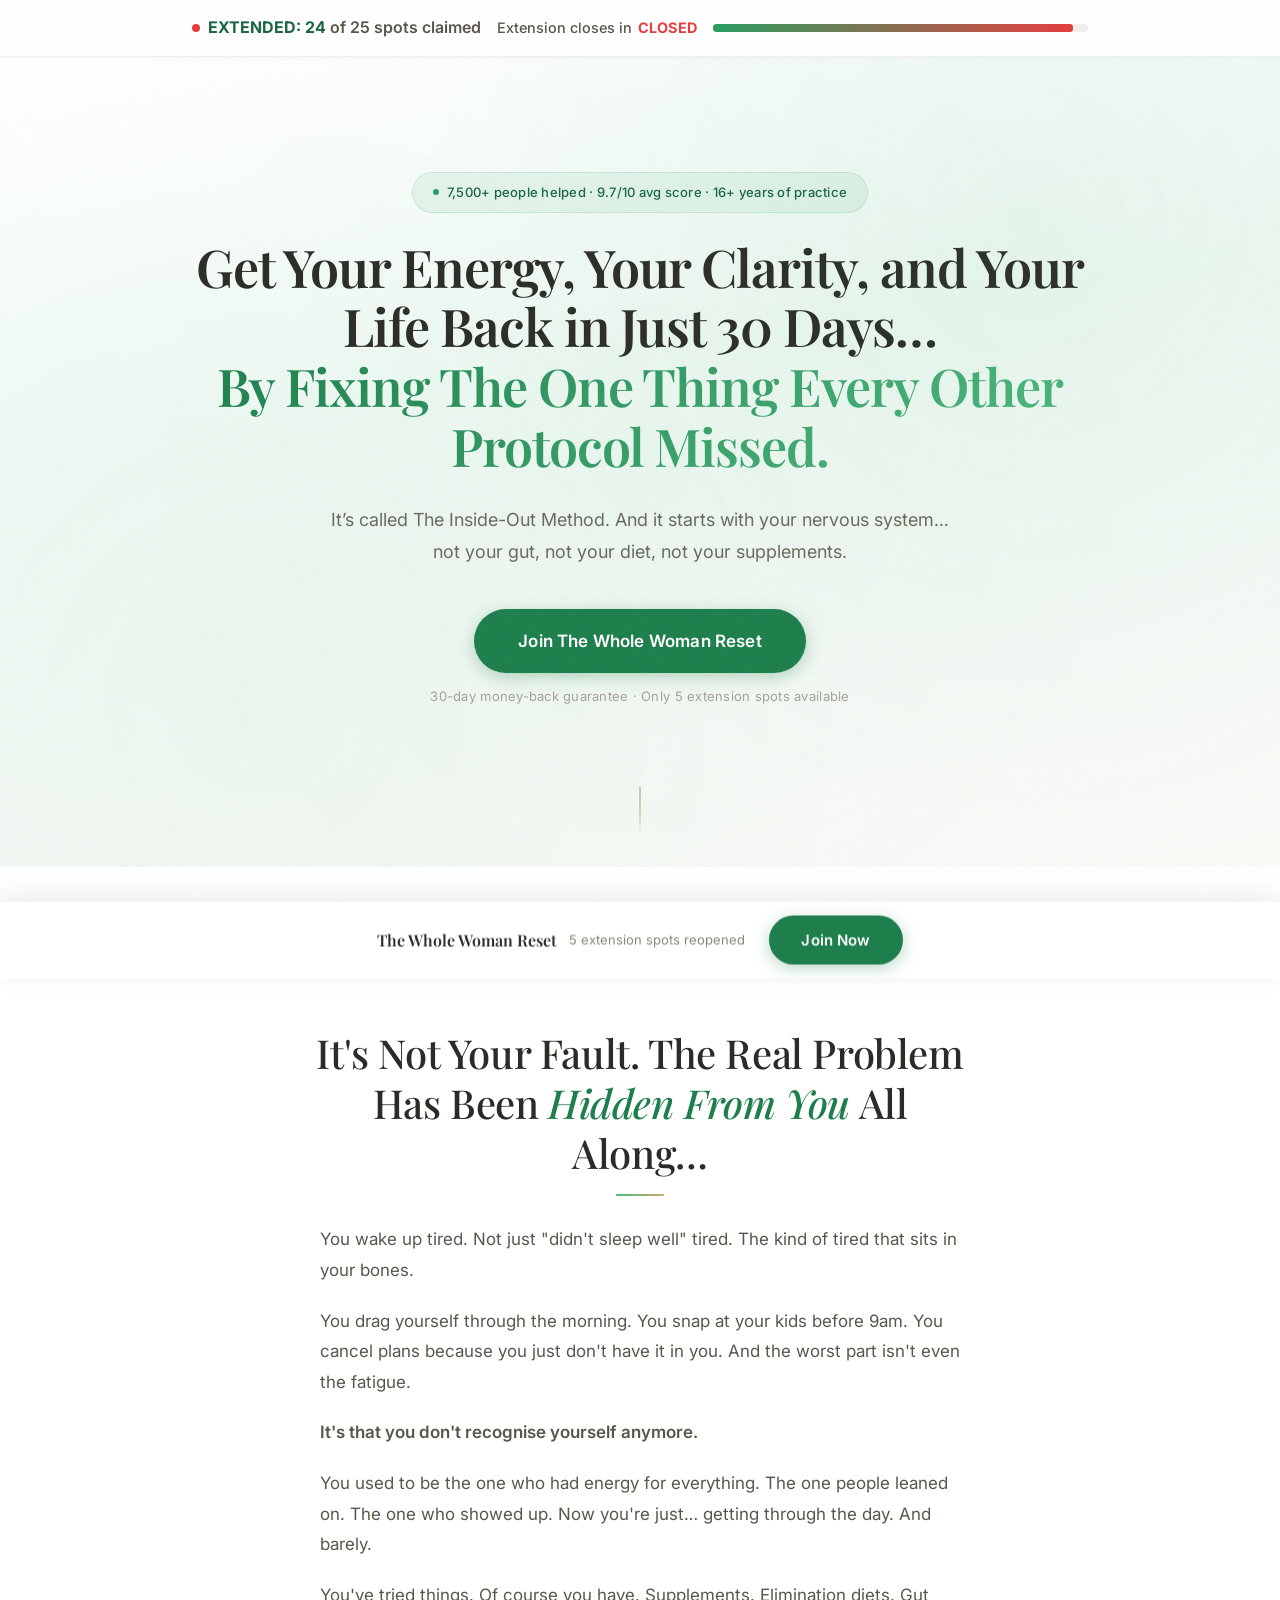
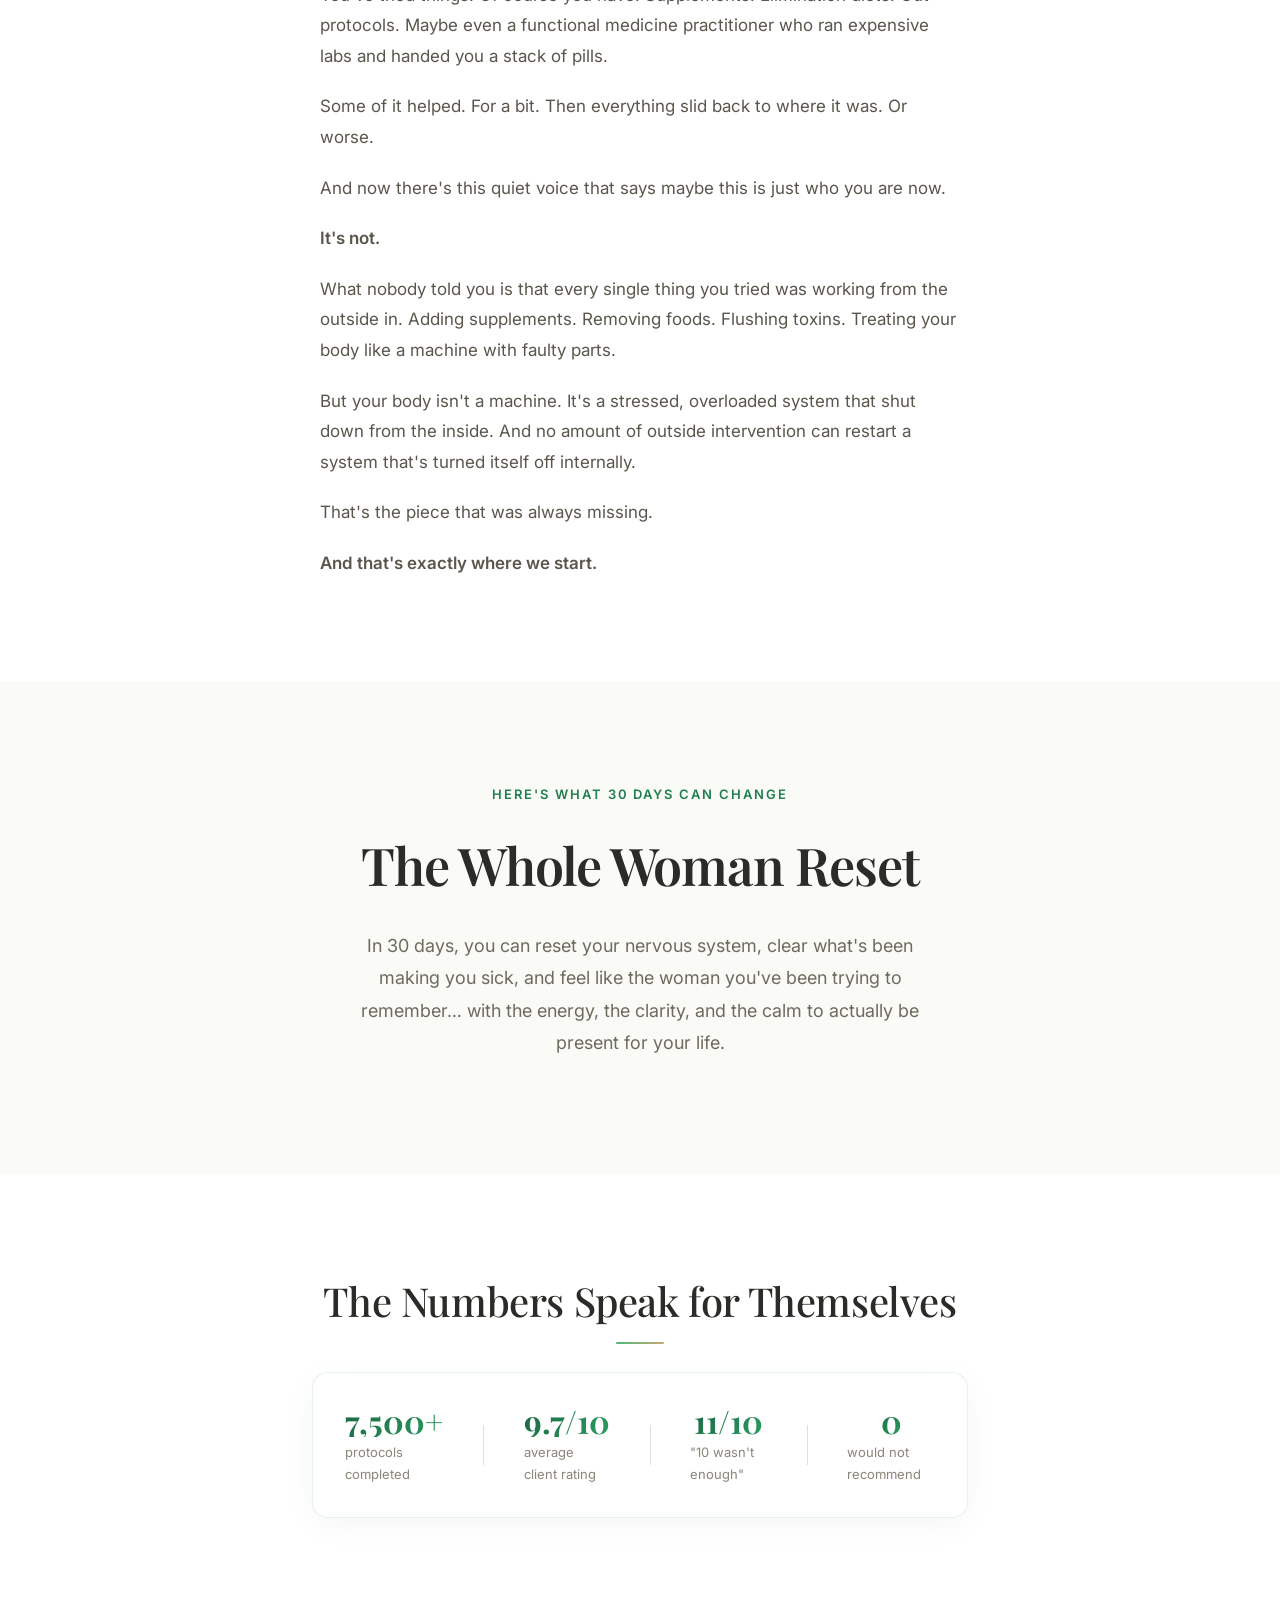
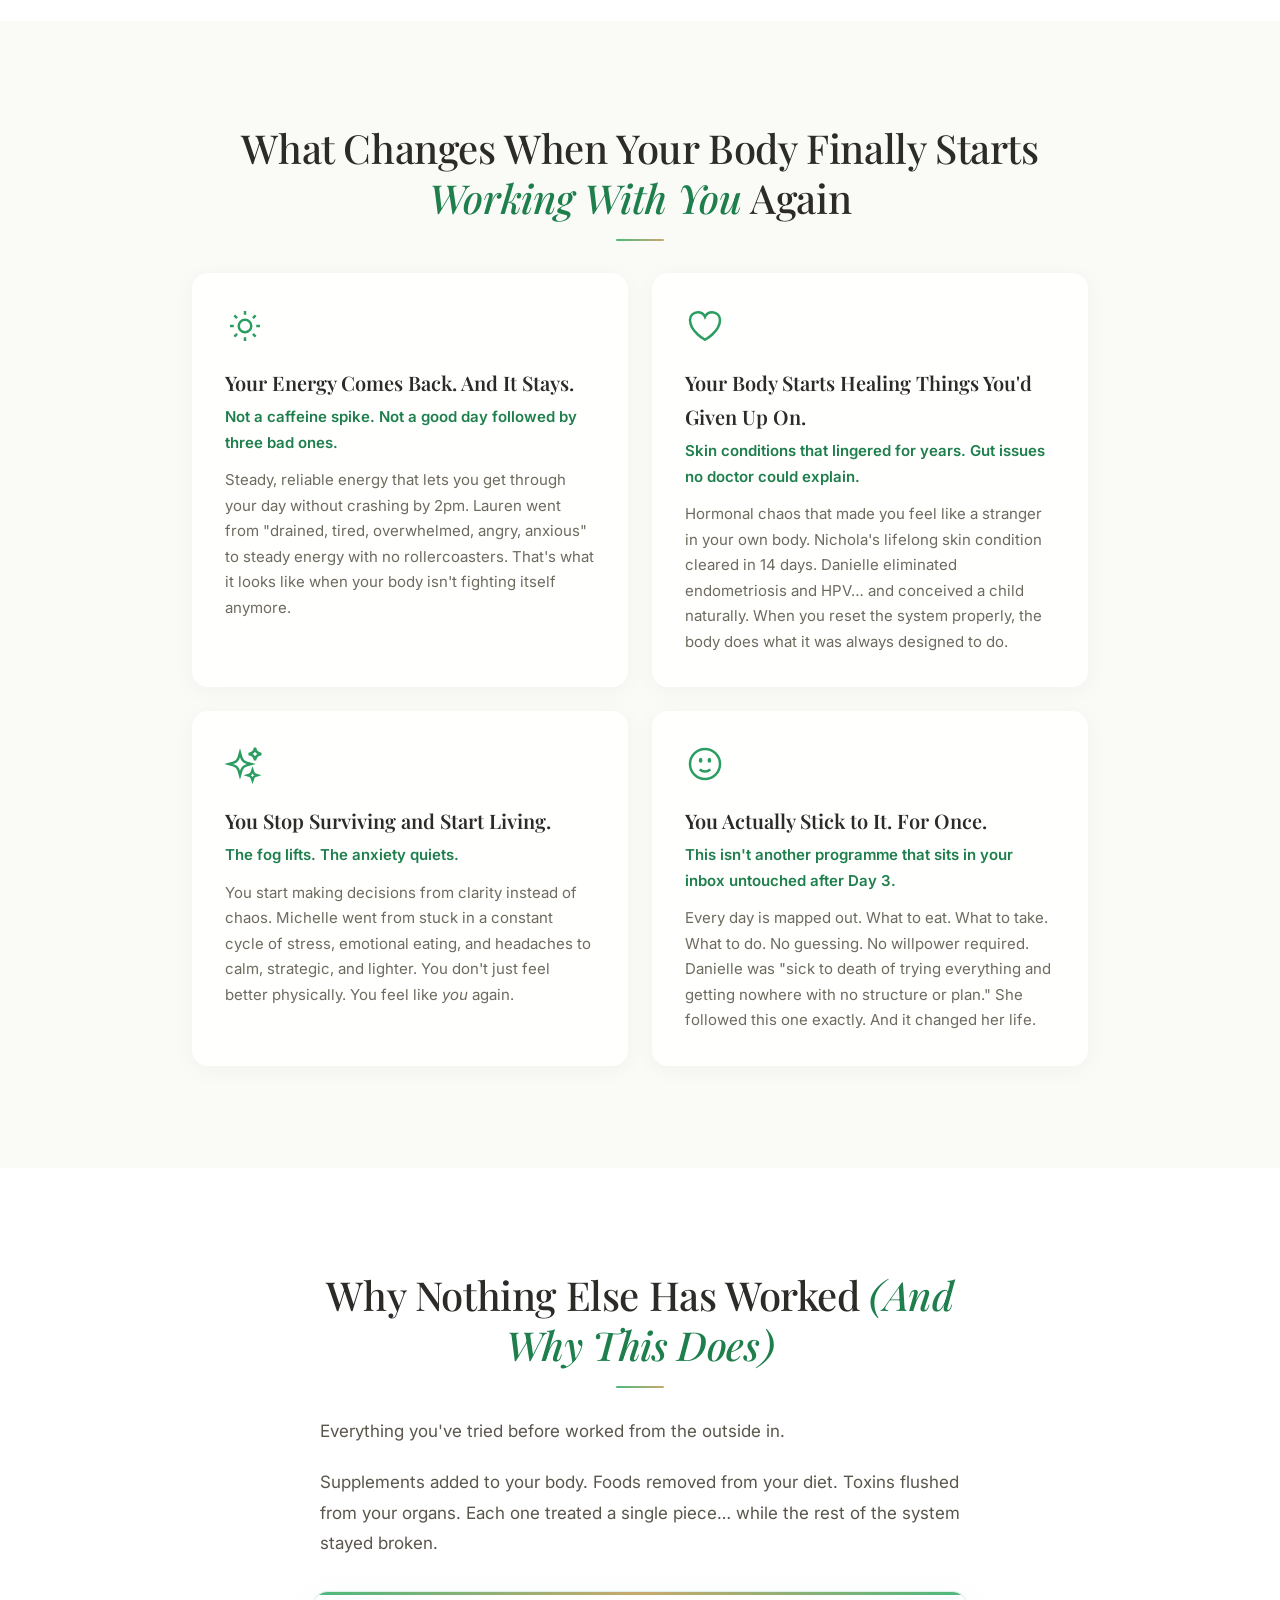
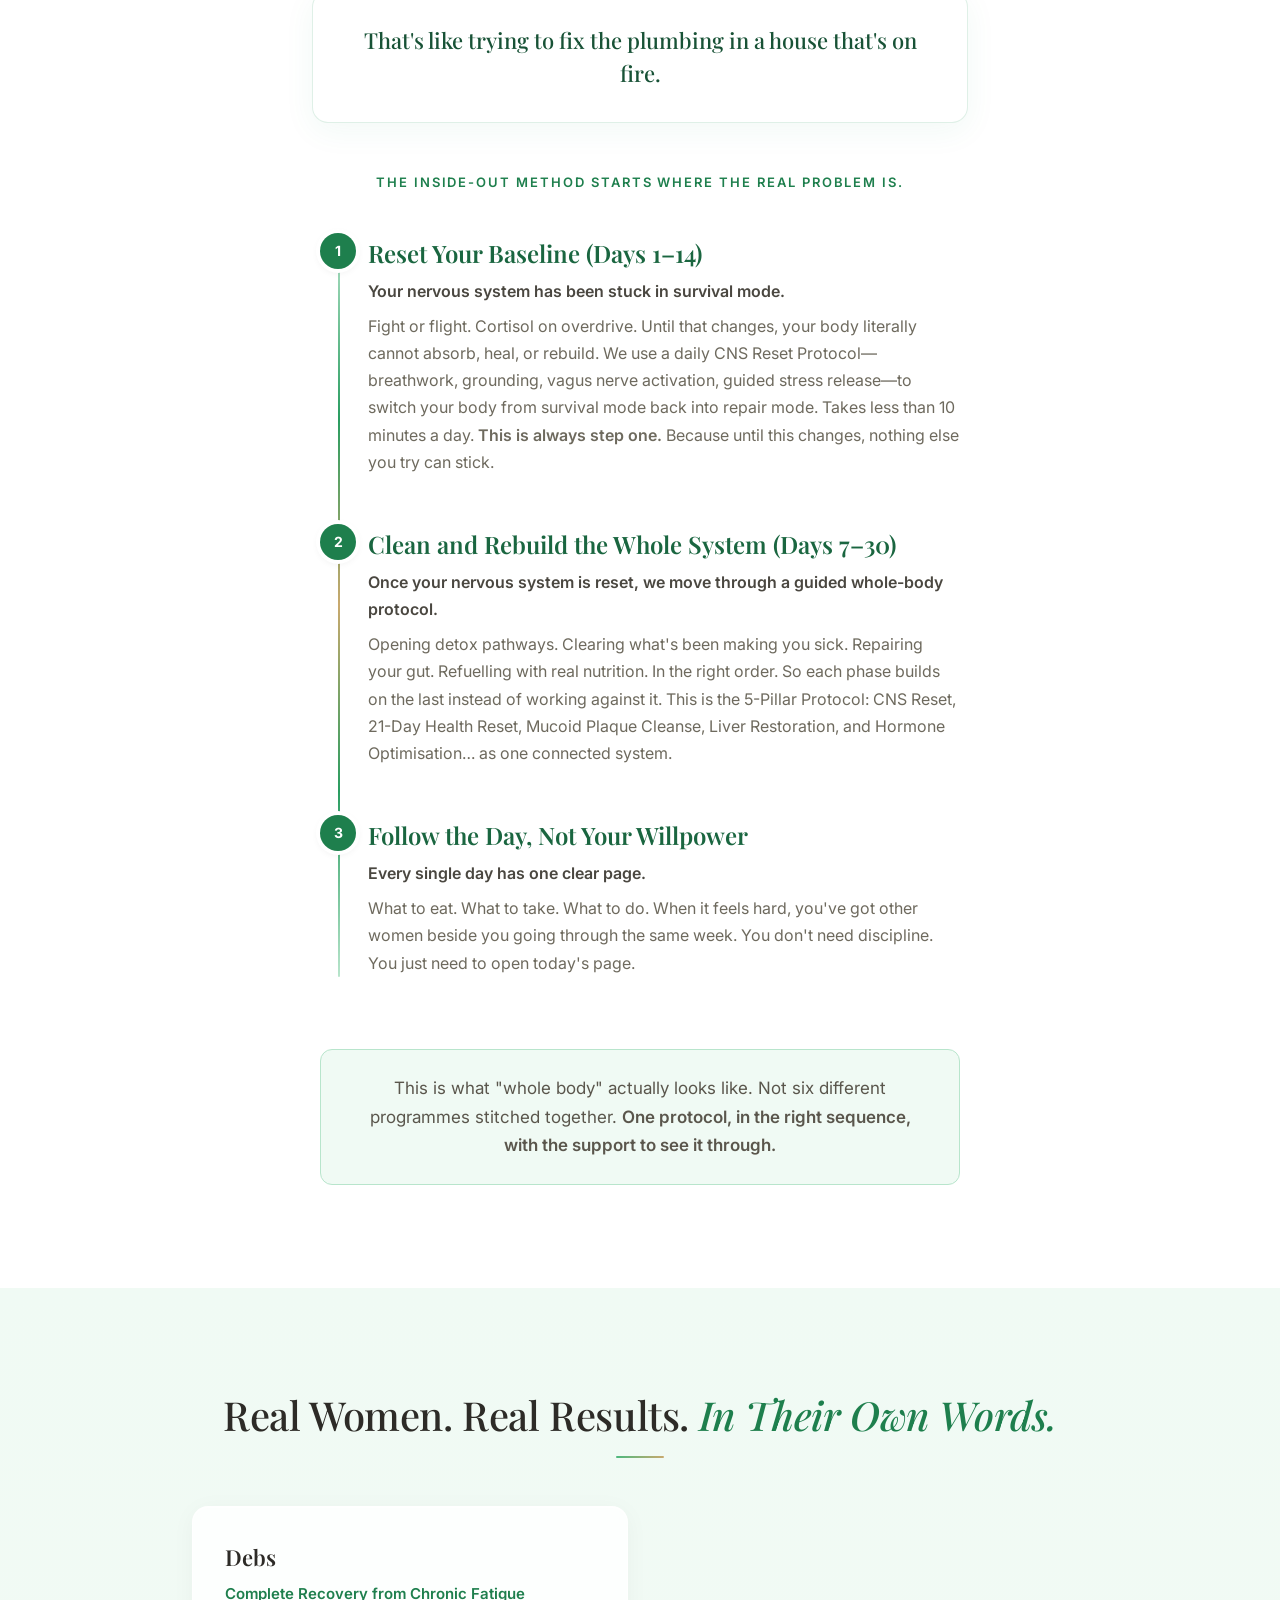
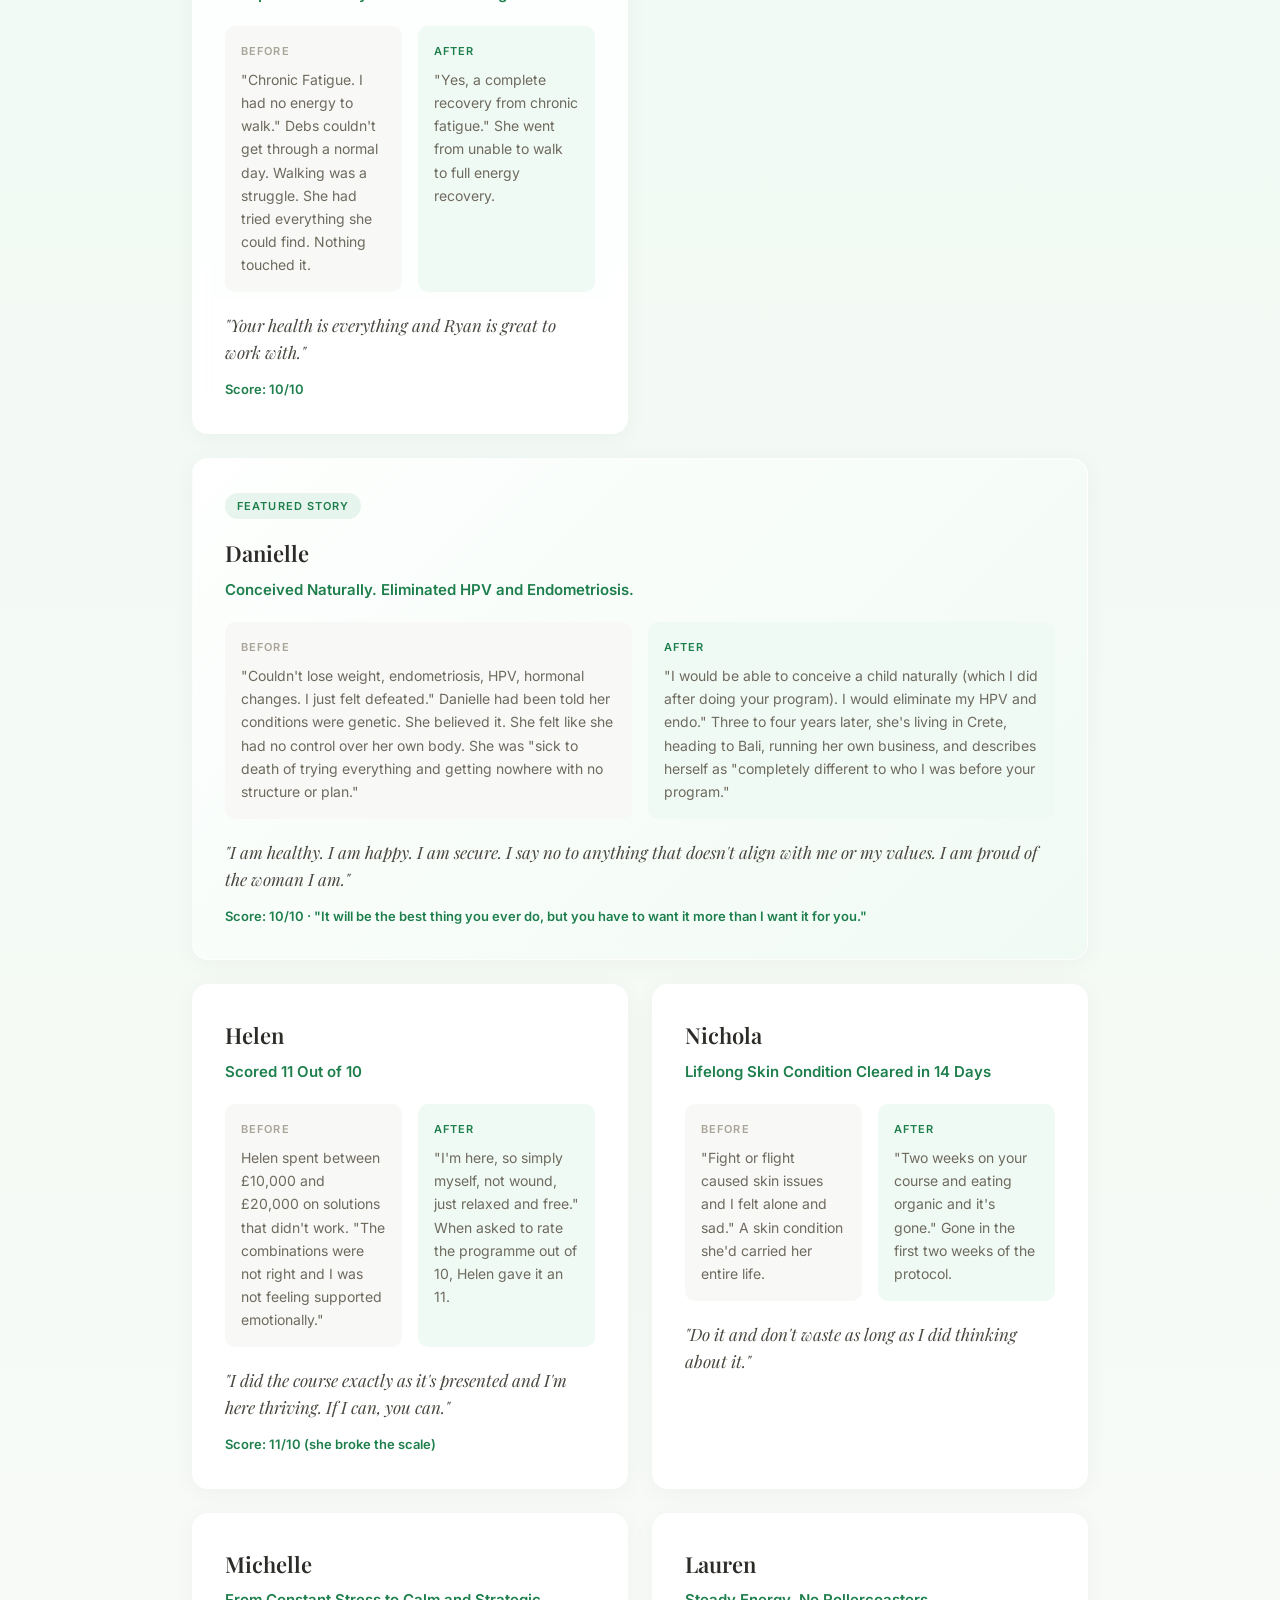
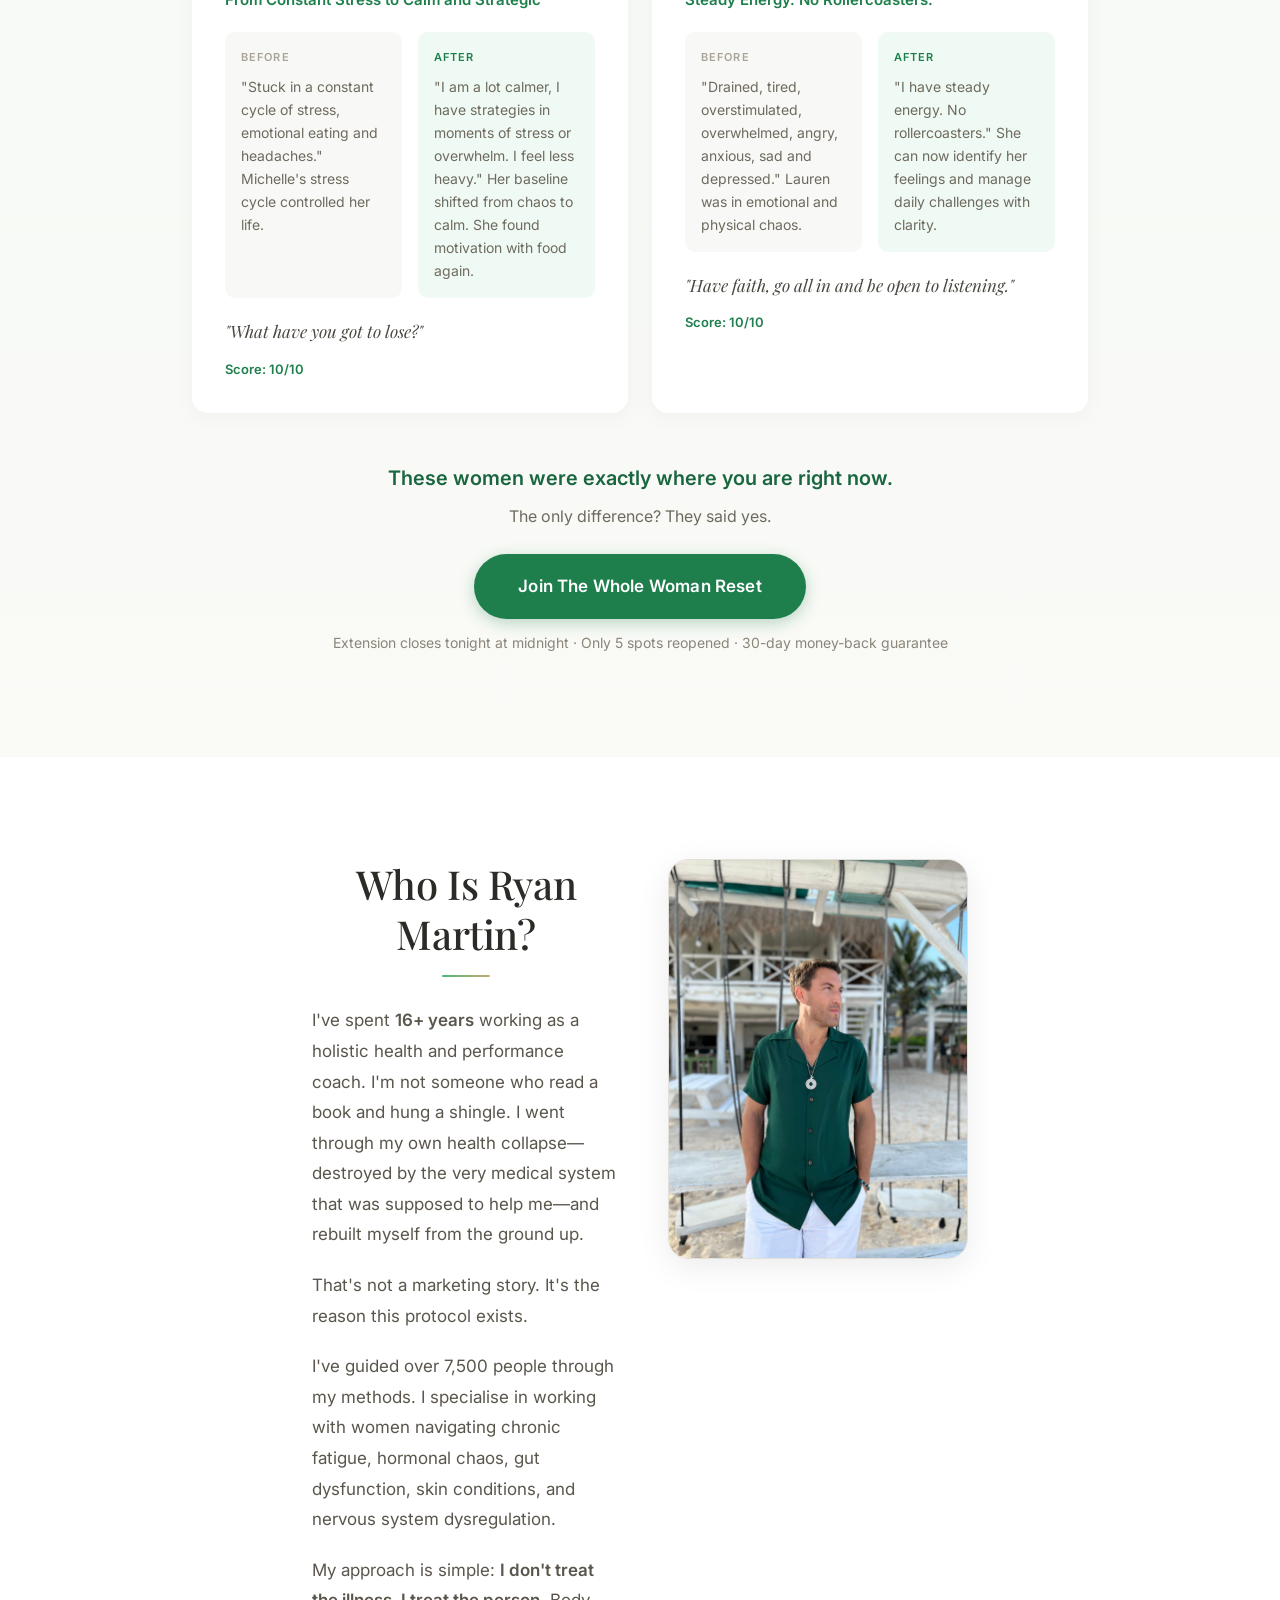
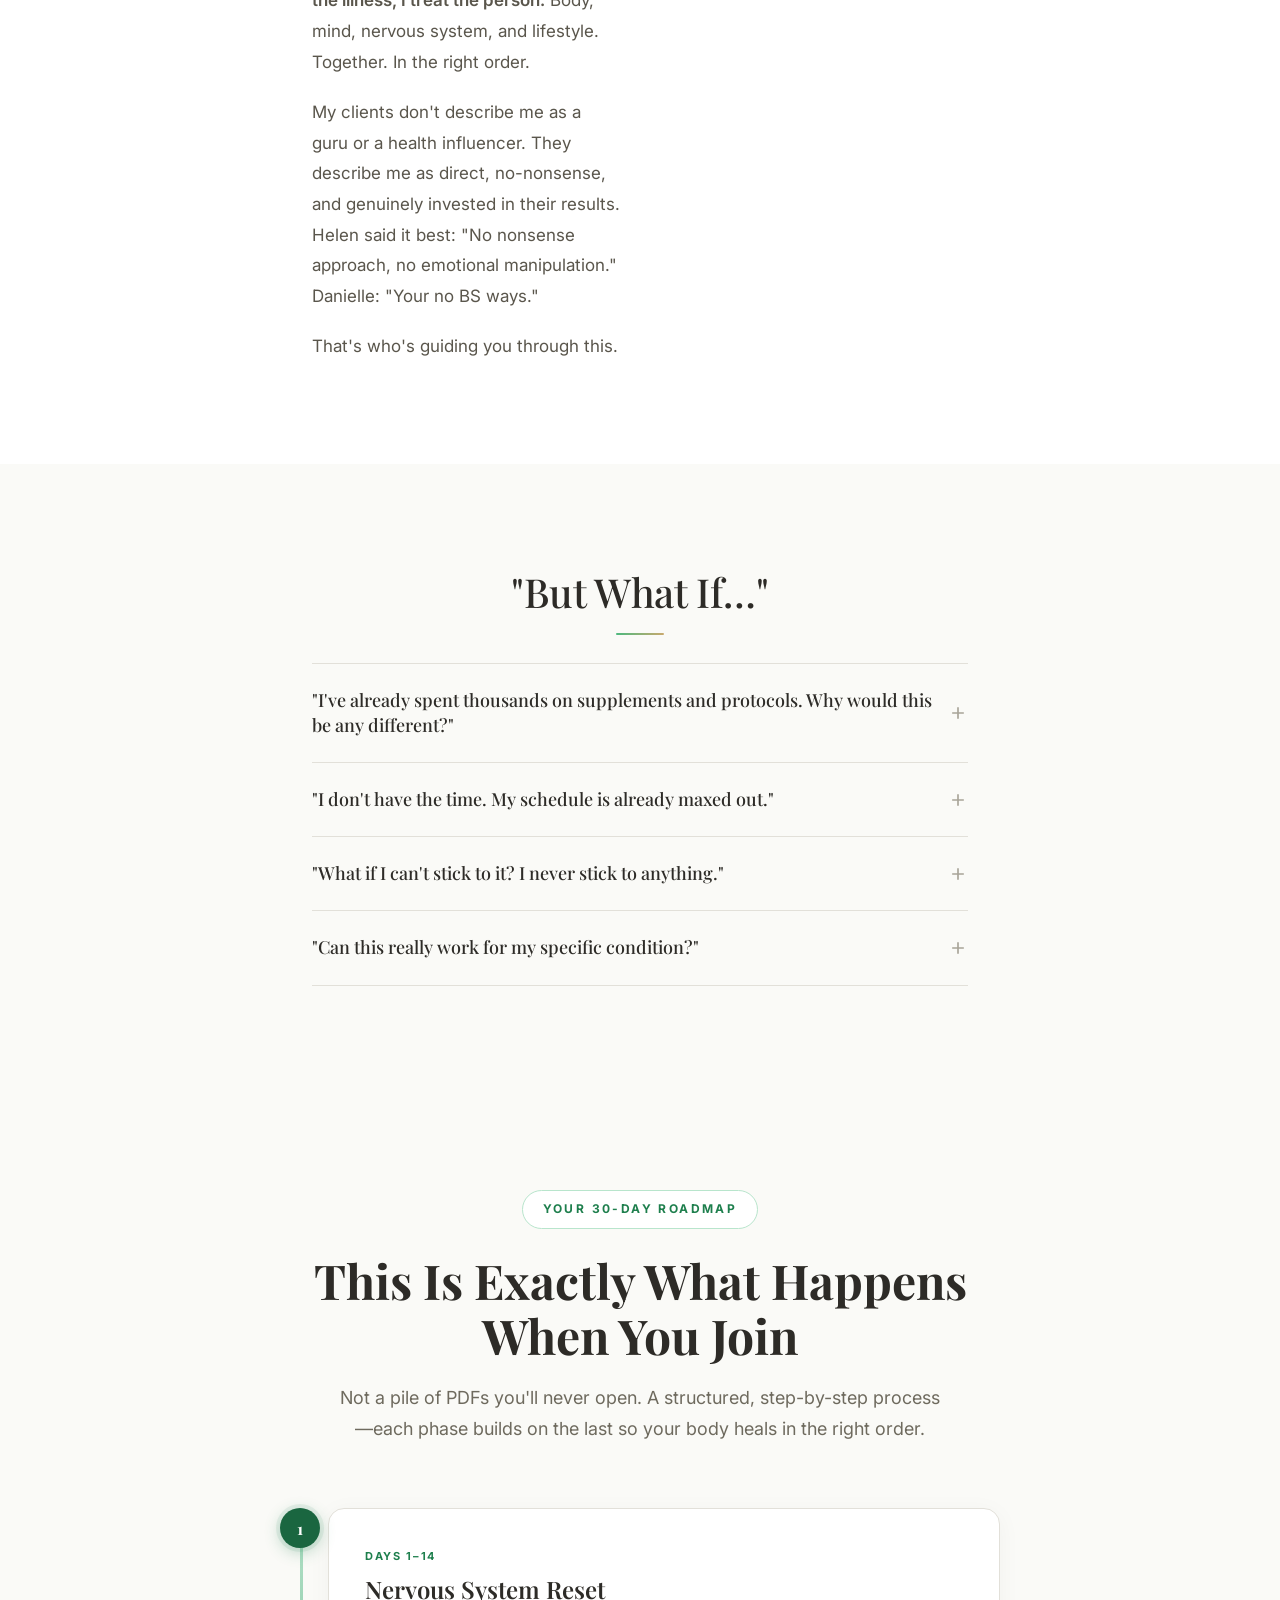
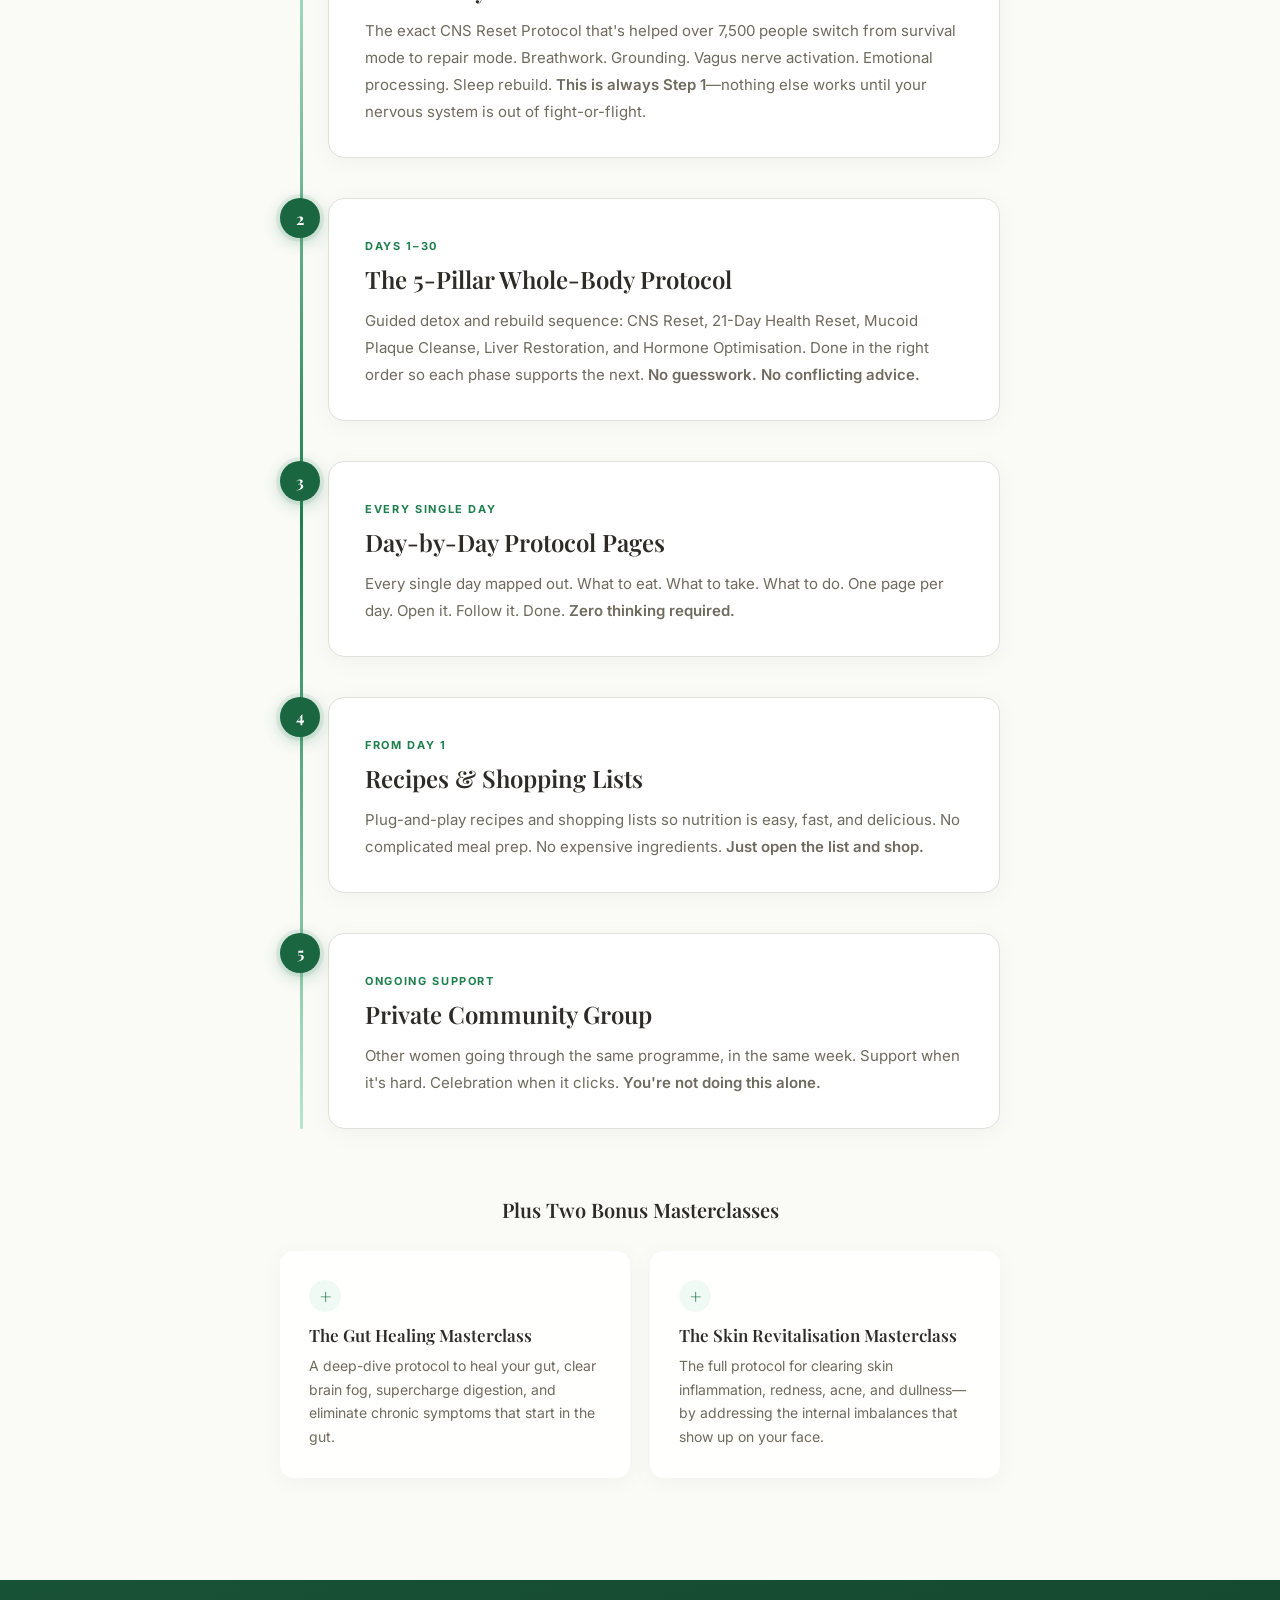
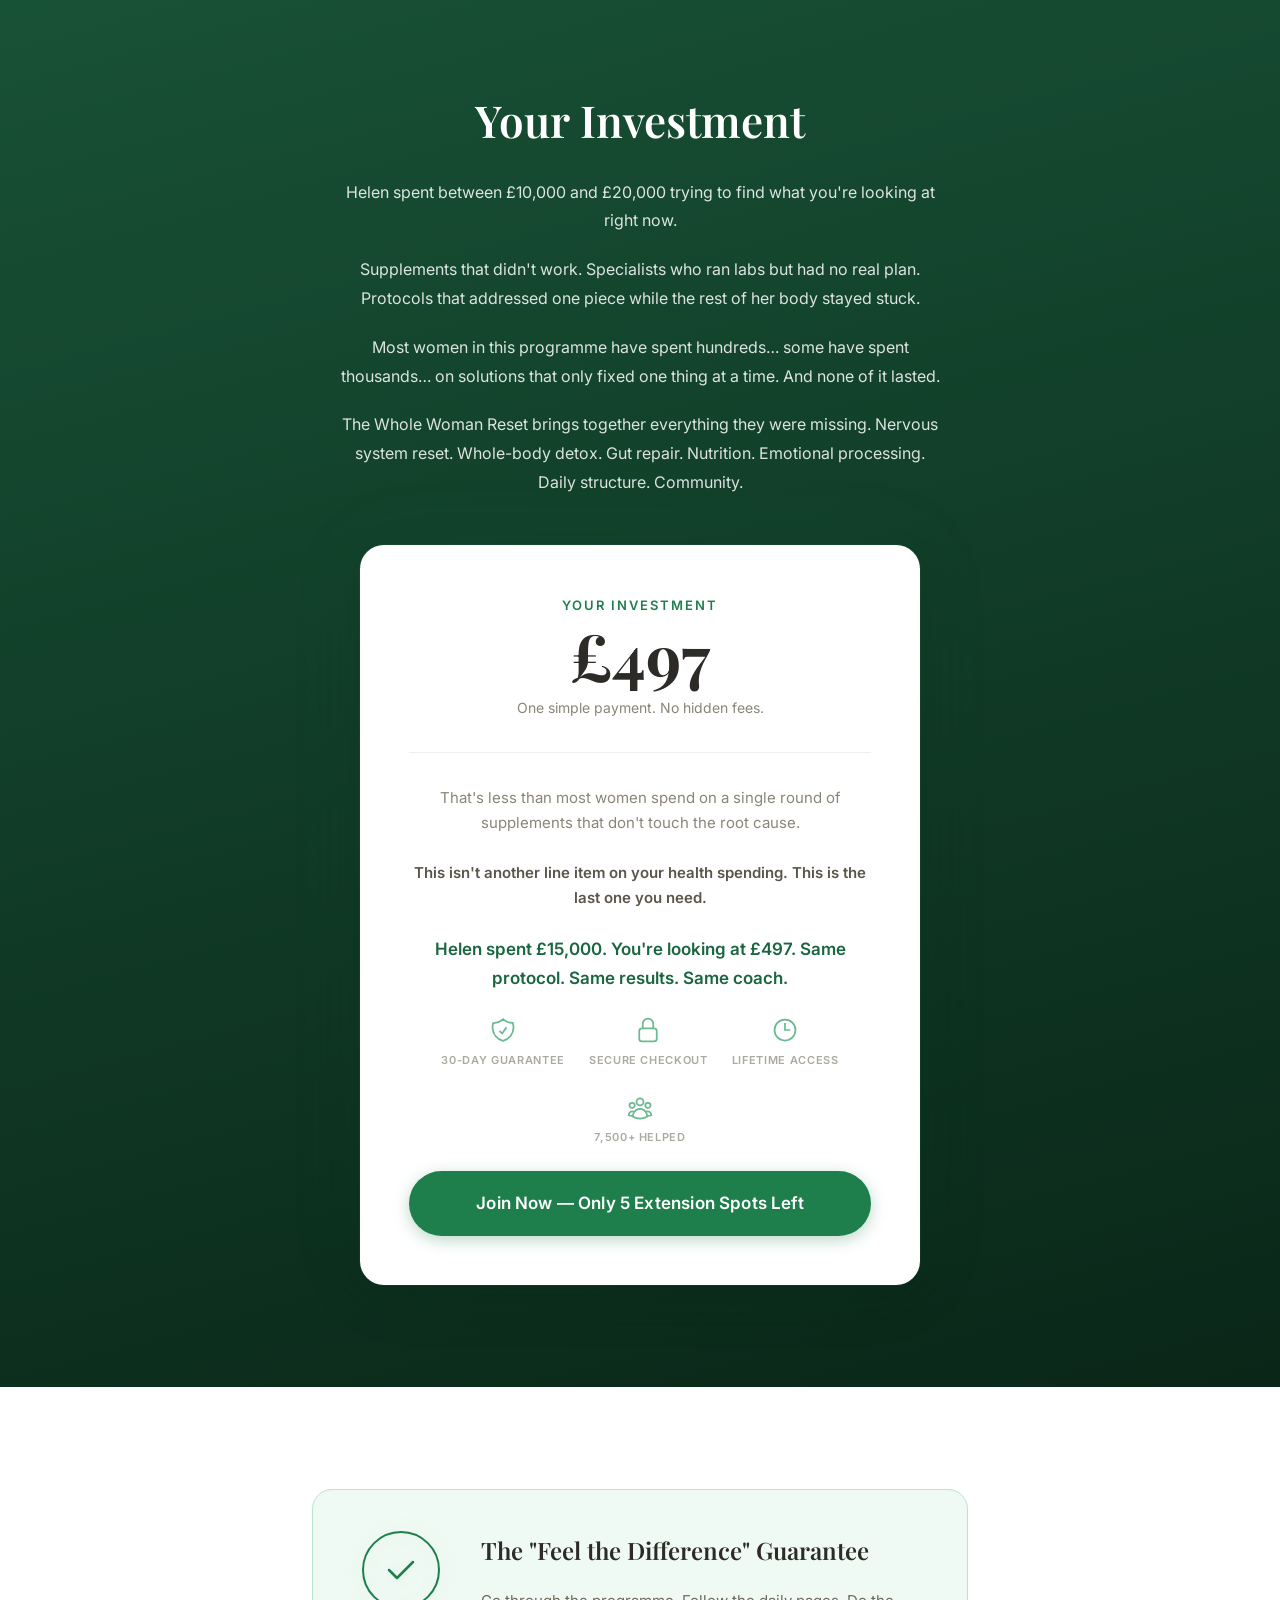
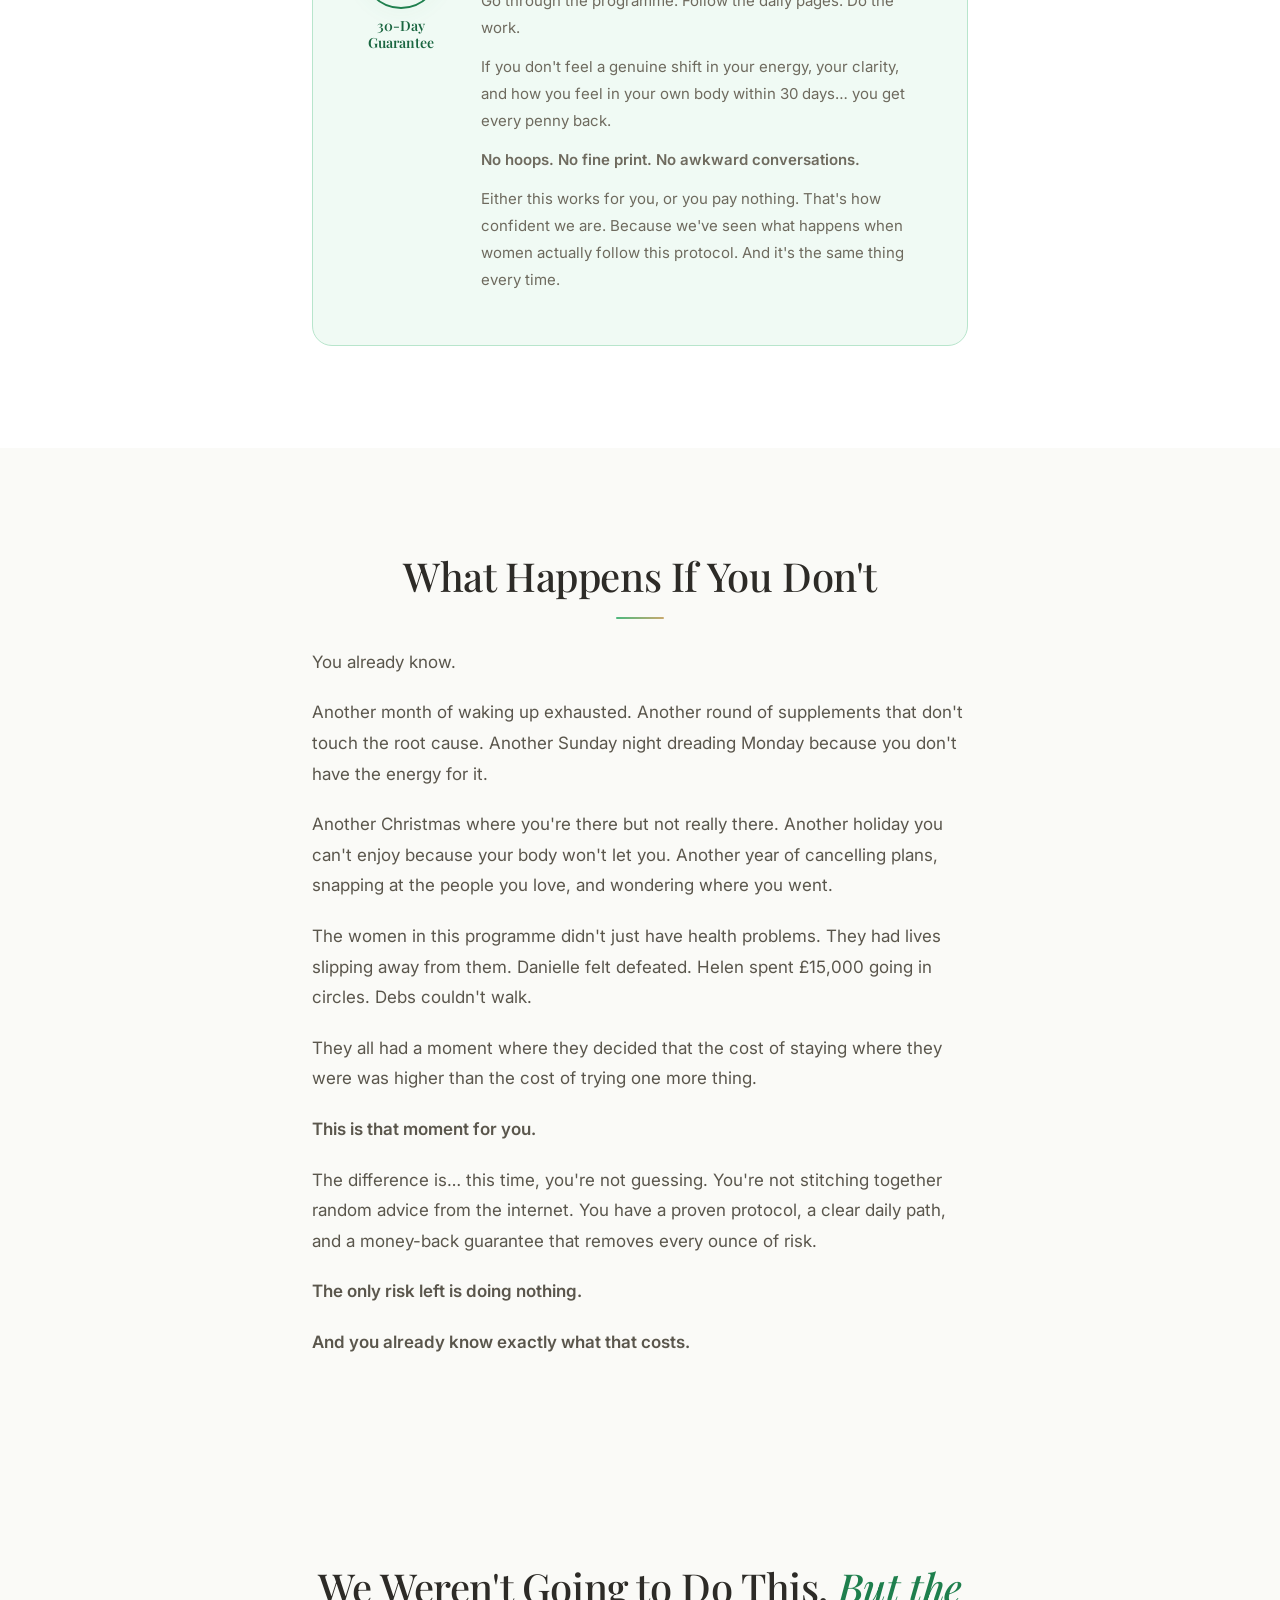
<file: index.html>
<!DOCTYPE html>
<html lang="en">
<head>
  <meta charset="UTF-8">
  <meta name="viewport" content="width=device-width, initial-scale=1.0">
  <title>The Whole Woman Reset | Finally Feel Like Yourself Again</title>
  <meta name="description" content="The 30-day protocol that's helped 7,500+ people finally feel like themselves again. Starts where everything else missed: your nervous system.">
  <link rel="preconnect" href="https://fonts.googleapis.com">
  <link rel="preconnect" href="https://fonts.gstatic.com" crossorigin>
  <link href="https://fonts.googleapis.com/css2?family=Playfair+Display:ital,wght@0,400;0,500;0,600;0,700;1,400;1,500&family=Inter:wght@300;400;500;600;700&display=swap" rel="stylesheet">
  <link rel="stylesheet" href="assets/css/styles.css">
</head>
<body>

  <!-- ════════════════════════════════════════ -->
  <!-- SPOTS COUNTER -->
  <!-- ════════════════════════════════════════ -->
  <div class="spots-counter spots-counter--extension">
    <div class="spots-counter__inner">
      <div class="spots-counter__text">
        <span class="spots-counter__live-dot"></span>
        <span><strong>EXTENDED:</strong> <strong id="spots-taken">20</strong> of 25 spots claimed</span>
      </div>
      <div class="spots-counter__timer" id="countdown-timer">
        <span>Extension closes in </span>
        <strong id="countdown-display">00:00:00</strong>
      </div>
      <div class="spots-counter__bar">
        <div class="spots-counter__fill" id="spots-fill"></div>
      </div>
    </div>
  </div>

  <!-- ════════════════════════════════════════ -->
  <!-- HERO -->
  <!-- ════════════════════════════════════════ -->
  <section class="hero">
    <div class="hero__bg-pattern"></div>
    <div class="container">
      <div class="hero__badge">
        <span class="hero__badge-dot"></span>
        7,500+ people helped &middot; 9.7/10 avg score &middot; 16+ years of practice
      </div>
      <h1 class="hero__title">Get Your Energy, Your Clarity, and Your Life Back in Just 30 Days&hellip; <span class="hero__title-accent">By Fixing The One Thing Every Other Protocol Missed.</span></h1>
      <p class="hero__subtitle">It&rsquo;s called The Inside-Out Method. And it starts with your nervous system&hellip; not your gut, not your diet, not your supplements.</p>
      <div class="hero__cta-group">
        <a href="https://www.paypal.com/ncp/payment/53ZEHEBVNDBPY" class="btn btn--primary btn--lg">Join The Whole Woman Reset</a>
        <span class="hero__cta-sub">30-day money-back guarantee &middot; Only 5 extension spots available</span>
      </div>
    </div>
    <div class="hero__scroll-indicator"><span></span></div>
  </section>

  <!-- wave divider -->
  <div class="wave-divider">
    <svg viewBox="0 0 1440 60" preserveAspectRatio="none"><path d="M0,0 C360,60 1080,0 1440,60 L1440,60 L0,60 Z" fill="#ffffff"/></svg>
  </div>

  <!-- ════════════════════════════════════════ -->
  <!-- IT'S NOT YOUR FAULT (Pain + Agitation + Reframe) -->
  <!-- ════════════════════════════════════════ -->
  <section class="section section--white pain">
    <div class="container container--narrow">
      <h2 class="section__title">It's Not Your Fault. The Real Problem Has Been <em>Hidden From You</em> All Along&hellip;</h2>
      <div class="pain__body prose">
        <p>You wake up tired. Not just "didn't sleep well" tired. The kind of tired that sits in your bones.</p>
        <p>You drag yourself through the morning. You snap at your kids before 9am. You cancel plans because you just don't have it in you. And the worst part isn't even the fatigue.</p>
        <p><strong>It's that you don't recognise yourself anymore.</strong></p>
        <p>You used to be the one who had energy for everything. The one people leaned on. The one who showed up. Now you're just&hellip; getting through the day. And barely.</p>
        <p>You've tried things. Of course you have. Supplements. Elimination diets. Gut protocols. Maybe even a functional medicine practitioner who ran expensive labs and handed you a stack of pills.</p>
        <p>Some of it helped. For a bit. Then everything slid back to where it was. Or worse.</p>
        <p>And now there's this quiet voice that says maybe this is just who you are now.</p>
        <p><strong>It's not.</strong></p>
        <p>What nobody told you is that every single thing you tried was working from the outside in. Adding supplements. Removing foods. Flushing toxins. Treating your body like a machine with faulty parts.</p>
        <p>But your body isn't a machine. It's a stressed, overloaded system that shut down from the inside. And no amount of outside intervention can restart a system that's turned itself off internally.</p>
        <p>That's the piece that was always missing.</p>
        <p><strong>And that's exactly where we start.</strong></p>
      </div>
    </div>
  </section>

  <!-- ════════════════════════════════════════ -->
  <!-- SOLUTION INTRO -->
  <!-- ════════════════════════════════════════ -->
  <section class="section section--cream solution-intro">
    <div class="container container--narrow">
      <div class="solution-intro__eyebrow">Here's What 30 Days Can Change</div>
      <h2 class="solution-intro__title">The Whole Woman Reset</h2>
      <p class="solution-intro__subtitle">In 30 days, you can reset your nervous system, clear what's been making you sick, and feel like the woman you've been trying to remember&hellip; with the energy, the clarity, and the calm to actually be present for your life.</p>
    </div>
  </section>

  <!-- ════════════════════════════════════════ -->
  <!-- THE NUMBERS -->
  <!-- ════════════════════════════════════════ -->
  <section class="section section--white">
    <div class="container container--narrow">
      <h2 class="section__title">The Numbers Speak for Themselves</h2>
      <div class="stats-bar" data-animate="fade-scale">
        <div class="stats-bar__item">
          <span class="stats-bar__number">7,500+</span>
          <span class="stats-bar__label">protocols completed</span>
        </div>
        <div class="stats-bar__divider"></div>
        <div class="stats-bar__item">
          <span class="stats-bar__number">9.7/10</span>
          <span class="stats-bar__label">average client rating</span>
        </div>
        <div class="stats-bar__divider"></div>
        <div class="stats-bar__item">
          <span class="stats-bar__number">11/10</span>
          <span class="stats-bar__label">"10 wasn't enough"</span>
        </div>
        <div class="stats-bar__divider"></div>
        <div class="stats-bar__item">
          <span class="stats-bar__number">0</span>
          <span class="stats-bar__label">would not recommend</span>
        </div>
      </div>
    </div>
  </section>

  <!-- ════════════════════════════════════════ -->
  <!-- WHAT CHANGES -->
  <!-- ════════════════════════════════════════ -->
  <section class="section section--cream outcomes">
    <div class="container">
      <h2 class="section__title">What Changes When Your Body Finally Starts <em>Working With You</em> Again</h2>

      <div class="outcomes__grid">
        <div class="outcomes__card" data-animate>
          <div class="outcomes__card-icon">
            <svg viewBox="0 0 24 24" fill="none" stroke="currentColor" stroke-width="1.5"><path d="M12 3v2.25m6.364.386l-1.591 1.591M21 12h-2.25m-.386 6.364l-1.591-1.591M12 18.75V21m-4.773-4.227l-1.591 1.591M5.25 12H3m4.227-4.773L5.636 5.636M15.75 12a3.75 3.75 0 11-7.5 0 3.75 3.75 0 017.5 0z"/></svg>
          </div>
          <h3>Your Energy Comes Back. And It Stays.</h3>
          <p class="outcomes__card-emphasis">Not a caffeine spike. Not a good day followed by three bad ones.</p>
          <p>Steady, reliable energy that lets you get through your day without crashing by 2pm. Lauren went from "drained, tired, overwhelmed, angry, anxious" to steady energy with no rollercoasters. That's what it looks like when your body isn't fighting itself anymore.</p>
        </div>

        <div class="outcomes__card" data-animate>
          <div class="outcomes__card-icon">
            <svg viewBox="0 0 24 24" fill="none" stroke="currentColor" stroke-width="1.5"><path d="M21 8.25c0-2.485-2.099-4.5-4.688-4.5-1.935 0-3.597 1.126-4.312 2.733-.715-1.607-2.377-2.733-4.313-2.733C5.1 3.75 3 5.765 3 8.25c0 7.22 9 12 9 12s9-4.78 9-12z"/></svg>
          </div>
          <h3>Your Body Starts Healing Things You'd Given Up On.</h3>
          <p class="outcomes__card-emphasis">Skin conditions that lingered for years. Gut issues no doctor could explain.</p>
          <p>Hormonal chaos that made you feel like a stranger in your own body. Nichola's lifelong skin condition cleared in 14 days. Danielle eliminated endometriosis and HPV&hellip; and conceived a child naturally. When you reset the system properly, the body does what it was always designed to do.</p>
        </div>

        <div class="outcomes__card" data-animate>
          <div class="outcomes__card-icon">
            <svg viewBox="0 0 24 24" fill="none" stroke="currentColor" stroke-width="1.5"><path d="M9.813 15.904L9 18.75l-.813-2.846a4.5 4.5 0 00-3.09-3.09L2.25 12l2.846-.813a4.5 4.5 0 003.09-3.09L9 5.25l.813 2.846a4.5 4.5 0 003.09 3.09L15.75 12l-2.846.813a4.5 4.5 0 00-3.09 3.09zM18.259 8.715L18 9.75l-.259-1.035a3.375 3.375 0 00-2.455-2.456L14.25 6l1.036-.259a3.375 3.375 0 002.455-2.456L18 2.25l.259 1.035a3.375 3.375 0 002.455 2.456L21.75 6l-1.036.259a3.375 3.375 0 00-2.455 2.456zM16.894 20.567L16.5 21.75l-.394-1.183a2.25 2.25 0 00-1.423-1.423L13.5 18.75l1.183-.394a2.25 2.25 0 001.423-1.423l.394-1.183.394 1.183a2.25 2.25 0 001.423 1.423l1.183.394-1.183.394a2.25 2.25 0 00-1.423 1.423z"/></svg>
          </div>
          <h3>You Stop Surviving and Start Living.</h3>
          <p class="outcomes__card-emphasis">The fog lifts. The anxiety quiets.</p>
          <p>You start making decisions from clarity instead of chaos. Michelle went from stuck in a constant cycle of stress, emotional eating, and headaches to calm, strategic, and lighter. You don't just feel better physically. You feel like <em>you</em> again.</p>
        </div>

        <div class="outcomes__card" data-animate>
          <div class="outcomes__card-icon">
            <svg viewBox="0 0 24 24" fill="none" stroke="currentColor" stroke-width="1.5"><path d="M15.182 15.182a4.5 4.5 0 01-6.364 0M21 12a9 9 0 11-18 0 9 9 0 0118 0zM9.75 9.75c0 .414-.168.75-.375.75S9 10.164 9 9.75 9.168 9 9.375 9s.375.336.375.75zm-.375 0h.008v.015h-.008V9.75zm5.625 0c0 .414-.168.75-.375.75s-.375-.336-.375-.75.168-.75.375-.75.375.336.375.75zm-.375 0h.008v.015h-.008V9.75z"/></svg>
          </div>
          <h3>You Actually Stick to It. For Once.</h3>
          <p class="outcomes__card-emphasis">This isn't another programme that sits in your inbox untouched after Day 3.</p>
          <p>Every day is mapped out. What to eat. What to take. What to do. No guessing. No willpower required. Danielle was "sick to death of trying everything and getting nowhere with no structure or plan." She followed this one exactly. And it changed her life.</p>
        </div>
      </div>
    </div>
  </section>

  <!-- ════════════════════════════════════════ -->
  <!-- WHY NOTHING ELSE WORKED + INSIDE-OUT METHOD -->
  <!-- ════════════════════════════════════════ -->
  <section class="section section--white method">
    <div class="container container--narrow">
      <h2 class="section__title">Why Nothing Else Has Worked <em>(And Why This Does)</em></h2>
      <div class="nobody-told__body prose">
        <p>Everything you've tried before worked from the outside in.</p>
        <p>Supplements added to your body. Foods removed from your diet. Toxins flushed from your organs. Each one treated a single piece&hellip; while the rest of the system stayed broken.</p>
      </div>
      <div class="nobody-told__callout" data-animate="fade-scale">
        <p>That's like trying to fix the plumbing in a house that's on fire.</p>
      </div>
      <div class="method__eyebrow" style="margin-top: 3rem;">The Inside-Out Method starts where the real problem is.</div>

      <div class="method__steps">
        <div class="method__step" data-animate>
          <div class="method__step-number">1</div>
          <div class="method__step-content">
            <h3>Reset Your Baseline (Days 1&ndash;14)</h3>
            <p class="method__step-focus">Your nervous system has been stuck in survival mode.</p>
            <p>Fight or flight. Cortisol on overdrive. Until that changes, your body literally cannot absorb, heal, or rebuild. We use a daily CNS Reset Protocol&mdash;breathwork, grounding, vagus nerve activation, guided stress release&mdash;to switch your body from survival mode back into repair mode. Takes less than 10 minutes a day. <strong>This is always step one.</strong> Because until this changes, nothing else you try can stick.</p>
          </div>
        </div>
        <div class="method__step" data-animate>
          <div class="method__step-number">2</div>
          <div class="method__step-content">
            <h3>Clean and Rebuild the Whole System (Days 7&ndash;30)</h3>
            <p class="method__step-focus">Once your nervous system is reset, we move through a guided whole-body protocol.</p>
            <p>Opening detox pathways. Clearing what's been making you sick. Repairing your gut. Refuelling with real nutrition. In the right order. So each phase builds on the last instead of working against it. This is the 5-Pillar Protocol: CNS Reset, 21-Day Health Reset, Mucoid Plaque Cleanse, Liver Restoration, and Hormone Optimisation&hellip; as one connected system.</p>
          </div>
        </div>
        <div class="method__step" data-animate>
          <div class="method__step-number">3</div>
          <div class="method__step-content">
            <h3>Follow the Day, Not Your Willpower</h3>
            <p class="method__step-focus">Every single day has one clear page.</p>
            <p>What to eat. What to take. What to do. When it feels hard, you've got other women beside you going through the same week. You don't need discipline. You just need to open today's page.</p>
          </div>
        </div>
      </div>

      <div class="method__bottom-line" data-animate="fade-scale">
        <p>This is what "whole body" actually looks like. Not six different programmes stitched together. <strong>One protocol, in the right sequence, with the support to see it through.</strong></p>
      </div>
    </div>
  </section>

  <!-- ════════════════════════════════════════ -->
  <!-- TESTIMONIALS -->
  <!-- ════════════════════════════════════════ -->
  <section class="section section--green-light testimonials" id="results">
    <div class="container">
      <div class="testimonials__header">
        <h2 class="section__title">Real Women. Real Results. <em>In Their Own Words.</em></h2>
      </div>

      <div class="testimonials__grid">

        <div class="testimonial-card" data-animate>
          <h3 class="testimonial-card__name">Debs</h3>
          <p class="testimonial-card__result">Complete Recovery from Chronic Fatigue</p>
          <div class="testimonial-card__before-after">
            <div class="testimonial-card__before">
              <span>Before</span>
              <p>"Chronic Fatigue. I had no energy to walk." Debs couldn't get through a normal day. Walking was a struggle. She had tried everything she could find. Nothing touched it.</p>
            </div>
            <div class="testimonial-card__after">
              <span>After</span>
              <p>"Yes, a complete recovery from chronic fatigue." She went from unable to walk to full energy recovery.</p>
            </div>
          </div>
          <blockquote>"Your health is everything and Ryan is great to work with."</blockquote>
          <div class="testimonial-card__score">Score: 10/10</div>
        </div>

        <div class="testimonial-card testimonial-card--featured" data-animate>
          <div class="testimonial-card__label">Featured Story</div>
          <h3 class="testimonial-card__name">Danielle</h3>
          <p class="testimonial-card__result">Conceived Naturally. Eliminated HPV and Endometriosis.</p>
          <div class="testimonial-card__before-after">
            <div class="testimonial-card__before">
              <span>Before</span>
              <p>"Couldn't lose weight, endometriosis, HPV, hormonal changes. I just felt defeated." Danielle had been told her conditions were genetic. She believed it. She felt like she had no control over her own body. She was "sick to death of trying everything and getting nowhere with no structure or plan."</p>
            </div>
            <div class="testimonial-card__after">
              <span>After</span>
              <p>"I would be able to conceive a child naturally (which I did after doing your program). I would eliminate my HPV and endo." Three to four years later, she's living in Crete, heading to Bali, running her own business, and describes herself as "completely different to who I was before your program."</p>
            </div>
          </div>
          <blockquote>"I am healthy. I am happy. I am secure. I say no to anything that doesn't align with me or my values. I am proud of the woman I am."</blockquote>
          <div class="testimonial-card__score">Score: 10/10 &middot; "It will be the best thing you ever do, but you have to want it more than I want it for you."</div>
        </div>

        <div class="testimonial-card" data-animate>
          <h3 class="testimonial-card__name">Helen</h3>
          <p class="testimonial-card__result">Scored 11 Out of 10</p>
          <div class="testimonial-card__before-after">
            <div class="testimonial-card__before">
              <span>Before</span>
              <p>Helen spent between &pound;10,000 and &pound;20,000 on solutions that didn't work. "The combinations were not right and I was not feeling supported emotionally."</p>
            </div>
            <div class="testimonial-card__after">
              <span>After</span>
              <p>"I'm here, so simply myself, not wound, just relaxed and free." When asked to rate the programme out of 10, Helen gave it an 11.</p>
            </div>
          </div>
          <blockquote>"I did the course exactly as it's presented and I'm here thriving. If I can, you can."</blockquote>
          <div class="testimonial-card__score">Score: 11/10 (she broke the scale)</div>
        </div>

        <div class="testimonial-card" data-animate>
          <h3 class="testimonial-card__name">Nichola</h3>
          <p class="testimonial-card__result">Lifelong Skin Condition Cleared in 14 Days</p>
          <div class="testimonial-card__before-after">
            <div class="testimonial-card__before">
              <span>Before</span>
              <p>"Fight or flight caused skin issues and I felt alone and sad." A skin condition she'd carried her entire life.</p>
            </div>
            <div class="testimonial-card__after">
              <span>After</span>
              <p>"Two weeks on your course and eating organic and it's gone." Gone in the first two weeks of the protocol.</p>
            </div>
          </div>
          <blockquote>"Do it and don't waste as long as I did thinking about it."</blockquote>
        </div>

        <div class="testimonial-card" data-animate>
          <h3 class="testimonial-card__name">Michelle</h3>
          <p class="testimonial-card__result">From Constant Stress to Calm and Strategic</p>
          <div class="testimonial-card__before-after">
            <div class="testimonial-card__before">
              <span>Before</span>
              <p>"Stuck in a constant cycle of stress, emotional eating and headaches." Michelle's stress cycle controlled her life.</p>
            </div>
            <div class="testimonial-card__after">
              <span>After</span>
              <p>"I am a lot calmer, I have strategies in moments of stress or overwhelm. I feel less heavy." Her baseline shifted from chaos to calm. She found motivation with food again.</p>
            </div>
          </div>
          <blockquote>"What have you got to lose?"</blockquote>
          <div class="testimonial-card__score">Score: 10/10</div>
        </div>

        <div class="testimonial-card" data-animate>
          <h3 class="testimonial-card__name">Lauren</h3>
          <p class="testimonial-card__result">Steady Energy. No Rollercoasters.</p>
          <div class="testimonial-card__before-after">
            <div class="testimonial-card__before">
              <span>Before</span>
              <p>"Drained, tired, overstimulated, overwhelmed, angry, anxious, sad and depressed." Lauren was in emotional and physical chaos.</p>
            </div>
            <div class="testimonial-card__after">
              <span>After</span>
              <p>"I have steady energy. No rollercoasters." She can now identify her feelings and manage daily challenges with clarity.</p>
            </div>
          </div>
          <blockquote>"Have faith, go all in and be open to listening."</blockquote>
          <div class="testimonial-card__score">Score: 10/10</div>
        </div>
      </div>

      <!-- CTA after proof cascade -->
      <div class="testimonials__cta" data-animate="fade-scale" style="text-align: center; margin-top: 3rem;">
        <p style="font-size: 1.25rem; font-weight: 600; color: var(--green-700); margin-bottom: 0.5rem;">These women were exactly where you are right now.</p>
        <p style="color: var(--gray-600); margin-bottom: 1.5rem;">The only difference? They said yes.</p>
        <a href="https://www.paypal.com/ncp/payment/53ZEHEBVNDBPY" class="btn btn--primary btn--lg">Join The Whole Woman Reset</a>
        <p style="font-size: 0.875rem; color: var(--gray-500); margin-top: 0.75rem;">Extension closes tonight at midnight &middot; Only 5 spots reopened &middot; 30-day money-back guarantee</p>
      </div>
    </div>
  </section>

  <!-- ════════════════════════════════════════ -->
  <!-- ABOUT RYAN -->
  <!-- ════════════════════════════════════════ -->
  <section class="section section--white about">
    <div class="container container--narrow">
      <div class="about__layout">
        <div class="about__content">
          <h2 class="section__title">Who Is Ryan Martin?</h2>
          <div class="prose">
            <p>I've spent <strong>16+ years</strong> working as a holistic health and performance coach. I'm not someone who read a book and hung a shingle. I went through my own health collapse&mdash;destroyed by the very medical system that was supposed to help me&mdash;and rebuilt myself from the ground up.</p>
            <p>That's not a marketing story. It's the reason this protocol exists.</p>
            <p>I've guided over 7,500 people through my methods. I specialise in working with women navigating chronic fatigue, hormonal chaos, gut dysfunction, skin conditions, and nervous system dysregulation.</p>
            <p>My approach is simple: <strong>I don't treat the illness, I treat the person.</strong> Body, mind, nervous system, and lifestyle. Together. In the right order.</p>
            <p>My clients don't describe me as a guru or a health influencer. They describe me as direct, no-nonsense, and genuinely invested in their results. Helen said it best: "No nonsense approach, no emotional manipulation." Danielle: "Your no BS ways."</p>
            <p>That's who's guiding you through this.</p>
          </div>
        </div>
        <div class="about__image-placeholder">
          <div class="about__image-frame">
            <img src="assets/images/ryan.jpg" alt="Ryan Martin — Holistic Health & Performance Coach" class="about__image">
          </div>
        </div>
      </div>
    </div>
  </section>

  <!-- ════════════════════════════════════════ -->
  <!-- OBJECTIONS -->
  <!-- ════════════════════════════════════════ -->
  <section class="section section--cream objections">
    <div class="container container--narrow">
      <h2 class="section__title">"But What If&hellip;"</h2>

      <div class="accordion">
        <div class="accordion__item" data-animate>
          <button class="accordion__trigger" aria-expanded="false">
            <span>"I've already spent thousands on supplements and protocols. Why would this be any different?"</span>
            <svg class="accordion__icon" viewBox="0 0 24 24" fill="none" stroke="currentColor" stroke-width="2"><path d="M12 5v14M5 12h14"/></svg>
          </button>
          <div class="accordion__content">
            <p>Because every single one of those worked from the outside in. They added things to your body, removed things from your diet, or flushed things from your organs. And none of them touched the real problem&hellip; your nervous system stuck in survival mode. When your body is in fight or flight, it literally cannot absorb, heal, or rebuild. This protocol starts there first. That's why Debs recovered from chronic fatigue. That's why Danielle conceived naturally. The supplements didn't change. The sequence did.</p>
          </div>
        </div>

        <div class="accordion__item" data-animate>
          <button class="accordion__trigger" aria-expanded="false">
            <span>"I don't have the time. My schedule is already maxed out."</span>
            <svg class="accordion__icon" viewBox="0 0 24 24" fill="none" stroke="currentColor" stroke-width="2"><path d="M12 5v14M5 12h14"/></svg>
          </button>
          <div class="accordion__content">
            <p>The nervous system reset takes less than 10 minutes a day. The daily protocol page tells you exactly what to eat, what to take, and what to do. There's no guessing. No meal prepping for hours. No long routines. And here's the truth&hellip; fatigue, brain fog, and poor sleep are already stealing more hours from your week than this programme will ever ask for. You're not adding to your load. You're removing the thing that's draining it.</p>
          </div>
        </div>

        <div class="accordion__item" data-animate>
          <button class="accordion__trigger" aria-expanded="false">
            <span>"What if I can't stick to it? I never stick to anything."</span>
            <svg class="accordion__icon" viewBox="0 0 24 24" fill="none" stroke="currentColor" stroke-width="2"><path d="M12 5v14M5 12h14"/></svg>
          </button>
          <div class="accordion__content">
            <p>That's not a character flaw. That's what happens when you follow a programme with no structure, no support, and no clear daily path. Danielle felt the same way. She said she was "sick to death of trying everything and getting nowhere with no structure or plan." This programme gives you one page per day. One clear set of instructions. Other women going through it beside you. You don't need willpower. You just need to follow today's page.</p>
          </div>
        </div>

        <div class="accordion__item" data-animate>
          <button class="accordion__trigger" aria-expanded="false">
            <span>"Can this really work for my specific condition?"</span>
            <svg class="accordion__icon" viewBox="0 0 24 24" fill="none" stroke="currentColor" stroke-width="2"><path d="M12 5v14M5 12h14"/></svg>
          </button>
          <div class="accordion__content">
            <p>The women in this programme came in with chronic fatigue, endometriosis, HPV, lifelong skin conditions, hormonal imbalances, gut dysfunction, anxiety, depression, and emotional dysregulation. Each one had a different story. Each one had been told something different by doctors. And each one followed the same protocol&hellip; because the protocol doesn't treat the condition. It resets the system that allows conditions to exist. As Ryan says: "You are a study of one." But the foundations of health are universal.</p>
          </div>
        </div>
      </div>
    </div>
  </section>

  <!-- ════════════════════════════════════════ -->
  <!-- WHAT'S INCLUDED -->
  <!-- ════════════════════════════════════════ -->
  <section class="section section--cream whats-included" id="whats-included">
    <div class="container">

      <!-- Big section intro -->
      <div class="included__intro" data-animate>
        <span class="included__eyebrow">Your 30-Day Roadmap</span>
        <h2 class="included__headline">This Is Exactly What Happens<br>When You Join</h2>
        <p class="included__subline">Not a pile of PDFs you'll never open. A structured, step-by-step process&mdash;each phase builds on the last so your body heals in the right order.</p>
      </div>

      <!-- Step-by-step timeline -->
      <div class="included__timeline">

        <div class="timeline-step" data-animate="fade-right">
          <div class="timeline-step__marker">
            <span class="timeline-step__number">1</span>
          </div>
          <div class="timeline-step__content">
            <span class="timeline-step__phase">Days 1–14</span>
            <h3>Nervous System Reset</h3>
            <p>The exact CNS Reset Protocol that's helped over 7,500 people switch from survival mode to repair mode. Breathwork. Grounding. Vagus nerve activation. Emotional processing. Sleep rebuild. <strong>This is always Step 1</strong>&mdash;nothing else works until your nervous system is out of fight-or-flight.</p>
          </div>
        </div>

        <div class="timeline-step" data-animate="fade-left">
          <div class="timeline-step__marker">
            <span class="timeline-step__number">2</span>
          </div>
          <div class="timeline-step__content">
            <span class="timeline-step__phase">Days 1–30</span>
            <h3>The 5-Pillar Whole-Body Protocol</h3>
            <p>Guided detox and rebuild sequence: CNS Reset, 21-Day Health Reset, Mucoid Plaque Cleanse, Liver Restoration, and Hormone Optimisation. Done in the right order so each phase supports the next. <strong>No guesswork. No conflicting advice.</strong></p>
          </div>
        </div>

        <div class="timeline-step" data-animate="fade-right">
          <div class="timeline-step__marker">
            <span class="timeline-step__number">3</span>
          </div>
          <div class="timeline-step__content">
            <span class="timeline-step__phase">Every Single Day</span>
            <h3>Day-by-Day Protocol Pages</h3>
            <p>Every single day mapped out. What to eat. What to take. What to do. One page per day. Open it. Follow it. Done. <strong>Zero thinking required.</strong></p>
          </div>
        </div>

        <div class="timeline-step" data-animate="fade-left">
          <div class="timeline-step__marker">
            <span class="timeline-step__number">4</span>
          </div>
          <div class="timeline-step__content">
            <span class="timeline-step__phase">From Day 1</span>
            <h3>Recipes &amp; Shopping Lists</h3>
            <p>Plug-and-play recipes and shopping lists so nutrition is easy, fast, and delicious. No complicated meal prep. No expensive ingredients. <strong>Just open the list and shop.</strong></p>
          </div>
        </div>

        <div class="timeline-step" data-animate="fade-right">
          <div class="timeline-step__marker">
            <span class="timeline-step__number">5</span>
          </div>
          <div class="timeline-step__content">
            <span class="timeline-step__phase">Ongoing Support</span>
            <h3>Private Community Group</h3>
            <p>Other women going through the same programme, in the same week. Support when it's hard. Celebration when it clicks. <strong>You're not doing this alone.</strong></p>
          </div>
        </div>

      </div>

      <!-- Bonus extras -->
      <div class="included__bonuses" data-animate>
        <div class="included__bonuses-label">Plus Two Bonus Masterclasses</div>
        <div class="included__bonuses-row">
          <div class="bonus-card">
            <div class="bonus-card__icon">+</div>
            <h4>The Gut Healing Masterclass</h4>
            <p>A deep-dive protocol to heal your gut, clear brain fog, supercharge digestion, and eliminate chronic symptoms that start in the gut.</p>
          </div>
          <div class="bonus-card">
            <div class="bonus-card__icon">+</div>
            <h4>The Skin Revitalisation Masterclass</h4>
            <p>The full protocol for clearing skin inflammation, redness, acne, and dullness&mdash;by addressing the internal imbalances that show up on your face.</p>
          </div>
        </div>
      </div>

    </div>
  </section>

  <!-- ════════════════════════════════════════ -->
  <!-- YOUR INVESTMENT -->
  <!-- ════════════════════════════════════════ -->
  <section class="section section--green pricing" id="pricing">
    <div class="container container--narrow">
      <div class="pricing__header">
        <h2 class="pricing__title">Your Investment</h2>
        <div class="prose prose--light">
          <p>Helen spent between &pound;10,000 and &pound;20,000 trying to find what you're looking at right now.</p>
          <p>Supplements that didn't work. Specialists who ran labs but had no real plan. Protocols that addressed one piece while the rest of her body stayed stuck.</p>
          <p>Most women in this programme have spent hundreds&hellip; some have spent thousands&hellip; on solutions that only fixed one thing at a time. And none of it lasted.</p>
          <p>The Whole Woman Reset brings together everything they were missing. Nervous system reset. Whole-body detox. Gut repair. Nutrition. Emotional processing. Daily structure. Community.</p>
        </div>
      </div>

      <div class="pricing__card" data-animate>
        <div class="pricing__card-inner">
          <div class="pricing__main">
            <span class="pricing__label">Your Investment</span>
            <span class="pricing__amount">&pound;497</span>
            <span class="pricing__daily">One simple payment. No hidden fees.</span>
          </div>

          <p style="text-align:center; color: var(--gray-500); font-size: 0.9375rem; margin-bottom: 1.5rem;">That's less than most women spend on a single round of supplements that don't touch the root cause.</p>

          <p style="text-align:center; color: var(--gray-700); font-size: 0.9375rem; margin-bottom: 1.5rem;"><strong>This isn't another line item on your health spending. This is the last one you need.</strong></p>

          <p style="text-align:center; color: var(--green-700); font-size: 1.0625rem; margin-bottom: 1.5rem;"><strong>Helen spent &pound;15,000. You're looking at &pound;497. Same protocol. Same results. Same coach.</strong></p>

          <div class="trust-badges">
            <div class="trust-badge">
              <svg viewBox="0 0 24 24" fill="none" stroke="currentColor" stroke-width="1.5"><path d="M9 12.75L11.25 15 15 9.75m-3-7.036A11.959 11.959 0 013.598 6 11.99 11.99 0 003 9.749c0 5.592 3.824 10.29 9 11.623 5.176-1.332 9-6.03 9-11.622 0-1.31-.21-2.571-.598-3.751h-.152c-3.196 0-6.1-1.248-8.25-3.285z"/></svg>
              <span>30-Day Guarantee</span>
            </div>
            <div class="trust-badge">
              <svg viewBox="0 0 24 24" fill="none" stroke="currentColor" stroke-width="1.5"><path d="M16.5 10.5V6.75a4.5 4.5 0 10-9 0v3.75m-.75 11.25h10.5a2.25 2.25 0 002.25-2.25v-6.75a2.25 2.25 0 00-2.25-2.25H6.75a2.25 2.25 0 00-2.25 2.25v6.75a2.25 2.25 0 002.25 2.25z"/></svg>
              <span>Secure Checkout</span>
            </div>
            <div class="trust-badge">
              <svg viewBox="0 0 24 24" fill="none" stroke="currentColor" stroke-width="1.5"><path d="M12 6v6h4.5m4.5 0a9 9 0 11-18 0 9 9 0 0118 0z"/></svg>
              <span>Lifetime Access</span>
            </div>
            <div class="trust-badge">
              <svg viewBox="0 0 24 24" fill="none" stroke="currentColor" stroke-width="1.5"><path d="M18 18.72a9.094 9.094 0 003.741-.479 3 3 0 00-4.682-2.72m.94 3.198l.001.031c0 .225-.012.447-.037.666A11.944 11.944 0 0112 21c-2.17 0-4.207-.576-5.963-1.584A6.062 6.062 0 016 18.719m12 0a5.971 5.971 0 00-.941-3.197m0 0A5.995 5.995 0 0012 12.75a5.995 5.995 0 00-5.058 2.772m0 0a3 3 0 00-4.681 2.72 8.986 8.986 0 003.74.477m.94-3.197a5.971 5.971 0 00-.94 3.197M15 6.75a3 3 0 11-6 0 3 3 0 016 0zm6 3a2.25 2.25 0 11-4.5 0 2.25 2.25 0 014.5 0zm-13.5 0a2.25 2.25 0 11-4.5 0 2.25 2.25 0 014.5 0z"/></svg>
              <span>7,500+ Helped</span>
            </div>
          </div>

          <a href="https://www.paypal.com/ncp/payment/53ZEHEBVNDBPY" class="btn btn--primary btn--lg btn--full">Join Now &mdash; Only 5 Extension Spots Left</a>
        </div>
      </div>
    </div>
  </section>

  <!-- ════════════════════════════════════════ -->
  <!-- GUARANTEE -->
  <!-- ════════════════════════════════════════ -->
  <section class="section section--white guarantee">
    <div class="container container--narrow">
      <div class="guarantee__layout" data-animate="fade-left">
        <div class="guarantee__badge">
          <svg viewBox="0 0 80 80" fill="none">
            <circle cx="40" cy="40" r="38" stroke="currentColor" stroke-width="2"/>
            <path d="M28 40l8 8 16-16" stroke="currentColor" stroke-width="2.5" stroke-linecap="round" stroke-linejoin="round"/>
          </svg>
          <span>30-Day<br>Guarantee</span>
        </div>
        <div class="guarantee__content">
          <h2>The "Feel the Difference" Guarantee</h2>
          <p>Go through the programme. Follow the daily pages. Do the work.</p>
          <p>If you don't feel a genuine shift in your energy, your clarity, and how you feel in your own body within 30 days&hellip; you get every penny back.</p>
          <p><strong>No hoops. No fine print. No awkward conversations.</strong></p>
          <p>Either this works for you, or you pay nothing. That's how confident we are. Because we've seen what happens when women actually follow this protocol. And it's the same thing every time.</p>
        </div>
      </div>
    </div>
  </section>

  <!-- ════════════════════════════════════════ -->
  <!-- WHAT HAPPENS IF YOU DON'T -->
  <!-- ════════════════════════════════════════ -->
  <section class="section section--cream loss-aversion">
    <div class="container container--narrow">
      <h2 class="section__title">What Happens If You Don't</h2>
      <div class="prose">
        <p>You already know.</p>
        <p>Another month of waking up exhausted. Another round of supplements that don't touch the root cause. Another Sunday night dreading Monday because you don't have the energy for it.</p>
        <p>Another Christmas where you're there but not really there. Another holiday you can't enjoy because your body won't let you. Another year of cancelling plans, snapping at the people you love, and wondering where you went.</p>
        <p>The women in this programme didn't just have health problems. They had lives slipping away from them. Danielle felt defeated. Helen spent &pound;15,000 going in circles. Debs couldn't walk.</p>
        <p>They all had a moment where they decided that the cost of staying where they were was higher than the cost of trying one more thing.</p>
        <p><strong>This is that moment for you.</strong></p>
        <p>The difference is&hellip; this time, you're not guessing. You're not stitching together random advice from the internet. You have a proven protocol, a clear daily path, and a money-back guarantee that removes every ounce of risk.</p>
        <p><strong>The only risk left is doing nothing.</strong></p>
        <p><strong>And you already know exactly what that costs.</strong></p>
      </div>
    </div>
  </section>

  <!-- ════════════════════════════════════════ -->
  <!-- URGENCY / THIS ROUND -->
  <!-- ════════════════════════════════════════ -->
  <section class="section section--cream urgency">
    <div class="container container--narrow">
      <h2 class="section__title">We Weren't Going to Do This. <em>But the Messages Kept Coming.</em></h2>
      <div class="prose">
        <p>The original 20 spots sold out.</p>
        <p>Doors were closed. That was it. But then the messages started flooding in. Women who missed the window. Women who needed one more day to make the decision. Women who said <em>"please, if there's any way&hellip;"</em></p>
        <p>So we reopened <strong>5 more spots.</strong> That's it. Five.</p>
        <p><strong>This is a limited extension, not a second launch.</strong></p>
        <p>Once these 5 spots fill&mdash;or when midnight tonight hits&mdash;whichever comes first, the doors close for good. No more exceptions. No more extensions.</p>
        <p>If you were one of the people who nearly joined last time and didn't&hellip; <strong>this is your last chance.</strong></p>
      </div>
      <div class="urgency__cta">
        <a href="https://www.paypal.com/ncp/payment/53ZEHEBVNDBPY" class="btn btn--primary btn--lg">Join The Whole Woman Reset Today</a>
        <p class="urgency__cta-sub">30 days from now, you could be the woman writing the testimonial.</p>
      </div>
    </div>
  </section>

  <!-- ════════════════════════════════════════ -->
  <!-- FAQ -->
  <!-- ════════════════════════════════════════ -->
  <section class="section section--white faq">
    <div class="container container--narrow">
      <h2 class="section__title">Frequently Asked Questions</h2>

      <div class="accordion accordion--faq">
        <div class="accordion__item">
          <button class="accordion__trigger" aria-expanded="false">
            <span>How long do I have access to the programme?</span>
            <svg class="accordion__icon" viewBox="0 0 24 24" fill="none" stroke="currentColor" stroke-width="2"><path d="M12 5v14M5 12h14"/></svg>
          </button>
          <div class="accordion__content">
            <p>You get lifetime access to all course materials, protocol PDFs, recipes, and masterclass bonuses. Community access runs for the duration of the 30-day programme.</p>
          </div>
        </div>
        <div class="accordion__item">
          <button class="accordion__trigger" aria-expanded="false">
            <span>Do I need to buy any supplements?</span>
            <svg class="accordion__icon" viewBox="0 0 24 24" fill="none" stroke="currentColor" stroke-width="2"><path d="M12 5v14M5 12h14"/></svg>
          </button>
          <div class="accordion__content">
            <p>The protocol includes supplement recommendations. These are available from standard health retailers. Ryan provides a full list with alternatives at different price points so you can choose what fits your budget.</p>
          </div>
        </div>
        <div class="accordion__item">
          <button class="accordion__trigger" aria-expanded="false">
            <span>I have a specific health condition. Will this work for me?</span>
            <svg class="accordion__icon" viewBox="0 0 24 24" fill="none" stroke="currentColor" stroke-width="2"><path d="M12 5v14M5 12h14"/></svg>
          </button>
          <div class="accordion__content">
            <p>The women inside this programme have dealt with chronic fatigue, endometriosis, HPV, lifelong skin conditions, hormonal imbalances, gut dysfunction, anxiety, and more. The protocol resets your body's foundational systems. It doesn't treat a specific condition&hellip; it creates the internal environment where your body can heal itself. If you have a specific concern, reach out to Ryan directly before enrolling.</p>
          </div>
        </div>
        <div class="accordion__item">
          <button class="accordion__trigger" aria-expanded="false">
            <span>What if I have ADHD or struggle with consistency?</span>
            <svg class="accordion__icon" viewBox="0 0 24 24" fill="none" stroke="currentColor" stroke-width="2"><path d="M12 5v14M5 12h14"/></svg>
          </button>
          <div class="accordion__content">
            <p>This programme was designed with that in mind. Every day has one single page. One set of clear instructions. No overwhelming modules to "catch up on." You open today's page. You follow it. That's it. Multiple women who described themselves as "never able to stick to anything" followed this protocol all the way through.</p>
          </div>
        </div>
        <div class="accordion__item">
          <button class="accordion__trigger" aria-expanded="false">
            <span>Is this designed specifically for women?</span>
            <svg class="accordion__icon" viewBox="0 0 24 24" fill="none" stroke="currentColor" stroke-width="2"><path d="M12 5v14M5 12h14"/></svg>
          </button>
          <div class="accordion__content">
            <p>Yes. The Whole Woman Reset was built for women navigating hormonal changes, reproductive health, emotional processing, and nervous system patterns that are unique to the female body. The framing, the language, and the protocols reflect that.</p>
          </div>
        </div>
        <div class="accordion__item">
          <button class="accordion__trigger" aria-expanded="false">
            <span>What if I've already done one of Ryan's other programmes?</span>
            <svg class="accordion__icon" viewBox="0 0 24 24" fill="none" stroke="currentColor" stroke-width="2"><path d="M12 5v14M5 12h14"/></svg>
          </button>
          <div class="accordion__content">
            <p>The Whole Woman Reset is a distinct 30-day protocol with its own structure, daily pages, and live support. If you've done the 21-Day Reset or another programme, this builds on that foundation and goes deeper&mdash;particularly on nervous system regulation and emotional processing. Many women who've worked with Ryan before choose this as their next step.</p>
          </div>
        </div>
        <div class="accordion__item">
          <button class="accordion__trigger" aria-expanded="false">
            <span>What if it doesn't work for me?</span>
            <svg class="accordion__icon" viewBox="0 0 24 24" fill="none" stroke="currentColor" stroke-width="2"><path d="M12 5v14M5 12h14"/></svg>
          </button>
          <div class="accordion__content">
            <p>Then you get your money back. Full refund. No questions. The guarantee removes every ounce of risk from your decision. The only risk is staying where you are.</p>
          </div>
        </div>
      </div>
    </div>
  </section>

  <!-- ════════════════════════════════════════ -->
  <!-- FINAL CTA -->
  <!-- ════════════════════════════════════════ -->
  <section class="section section--green-dark final-cta">
    <div class="container container--narrow">
      <div class="final-cta__content">
        <h2 class="final-cta__title">You Didn't End Up Here By Accident.</h2>
        <div class="prose prose--light">
          <p>You didn't end up on this page by accident.</p>
          <p>Something brought you here. Maybe it was the fatigue. Maybe it was the frustration. Maybe it was that quiet moment where you looked in the mirror and didn't recognise the woman staring back.</p>
          <p>You've tried the outside-in approach. The supplements. The diets. The specialists. And you're still here. Still searching.</p>
          <p>This is different. Not because it promises more. But because it starts where nothing else has. <strong>Inside.</strong></p>
          <p>With your nervous system. Your stored stress. The survival state your body has been trapped in for months&hellip; maybe years.</p>
          <p>When that resets, everything changes. Your energy. Your skin. Your gut. Your hormones. Your mood. Your clarity.</p>
          <p>And something deeper. <strong>You start to feel like yourself again.</strong></p>
        </div>

        <div class="final-cta__names">
          <p>Danielle said it: <em>"I am completely different to who I was before your program. I now love myself 1000x more than I ever did. I'm confident. I know who I am."</em></p>
          <p>Helen said it: <em>"I'm here, so simply myself, not wound, just relaxed and free."</em></p>
          <p><strong>That's what's waiting on the other side of 30 days.</strong></p>
        </div>

        <div class="final-cta__closing">
          <p>If you're serious about changing your health&hellip;<br><strong>this is where you start.</strong></p>
        </div>

        <a href="https://www.paypal.com/ncp/payment/53ZEHEBVNDBPY" class="btn btn--white btn--lg">Join The Whole Woman Reset Today</a>
        <p class="final-cta__pricing">Extension closes tonight at midnight &middot; Only 5 spots reopened &middot; 30-day guarantee</p>
      </div>
    </div>
  </section>

  <!-- ════════════════════════════════════════ -->
  <!-- FOOTER -->
  <!-- ════════════════════════════════════════ -->
  <footer class="footer">
    <div class="container">
      <p>&copy; 2026 The Whole Woman Reset. All rights reserved.</p>
      <p class="footer__disclaimer">This programme is not a substitute for professional medical advice. Please consult your healthcare provider before making changes to your health regimen.</p>
    </div>
  </footer>

  <!-- ════════════════════════════════════════ -->
  <!-- STICKY CTA BAR -->
  <!-- ════════════════════════════════════════ -->
  <div class="sticky-cta" id="sticky-cta">
    <div class="sticky-cta__inner">
      <div class="sticky-cta__text">
        <strong>The Whole Woman Reset</strong>
        <span>5 extension spots reopened</span>
      </div>
      <a href="https://www.paypal.com/ncp/payment/53ZEHEBVNDBPY" class="btn btn--primary sticky-cta__btn">Join Now</a>
    </div>
  </div>

  <!-- ════════════════════════════════════════ -->
  <!-- SOCIAL PROOF TOAST -->
  <!-- ════════════════════════════════════════ -->
  <div class="social-proof-toast" id="social-proof-toast" aria-live="polite">
    <div class="social-proof-toast__inner">
      <div class="social-proof-toast__icon">&#10003;</div>
      <div class="social-proof-toast__text">
        <strong id="social-proof-name">Sarah</strong> from <span id="social-proof-city">London</span>
        <span class="social-proof-toast__action">just purchased <em>The Whole Woman Reset</em></span>
      </div>
      <button class="social-proof-toast__close" id="social-proof-close" aria-label="Close">&times;</button>
    </div>
  </div>

  <script src="assets/js/main.js"></script>
</body>
</html>
</file>
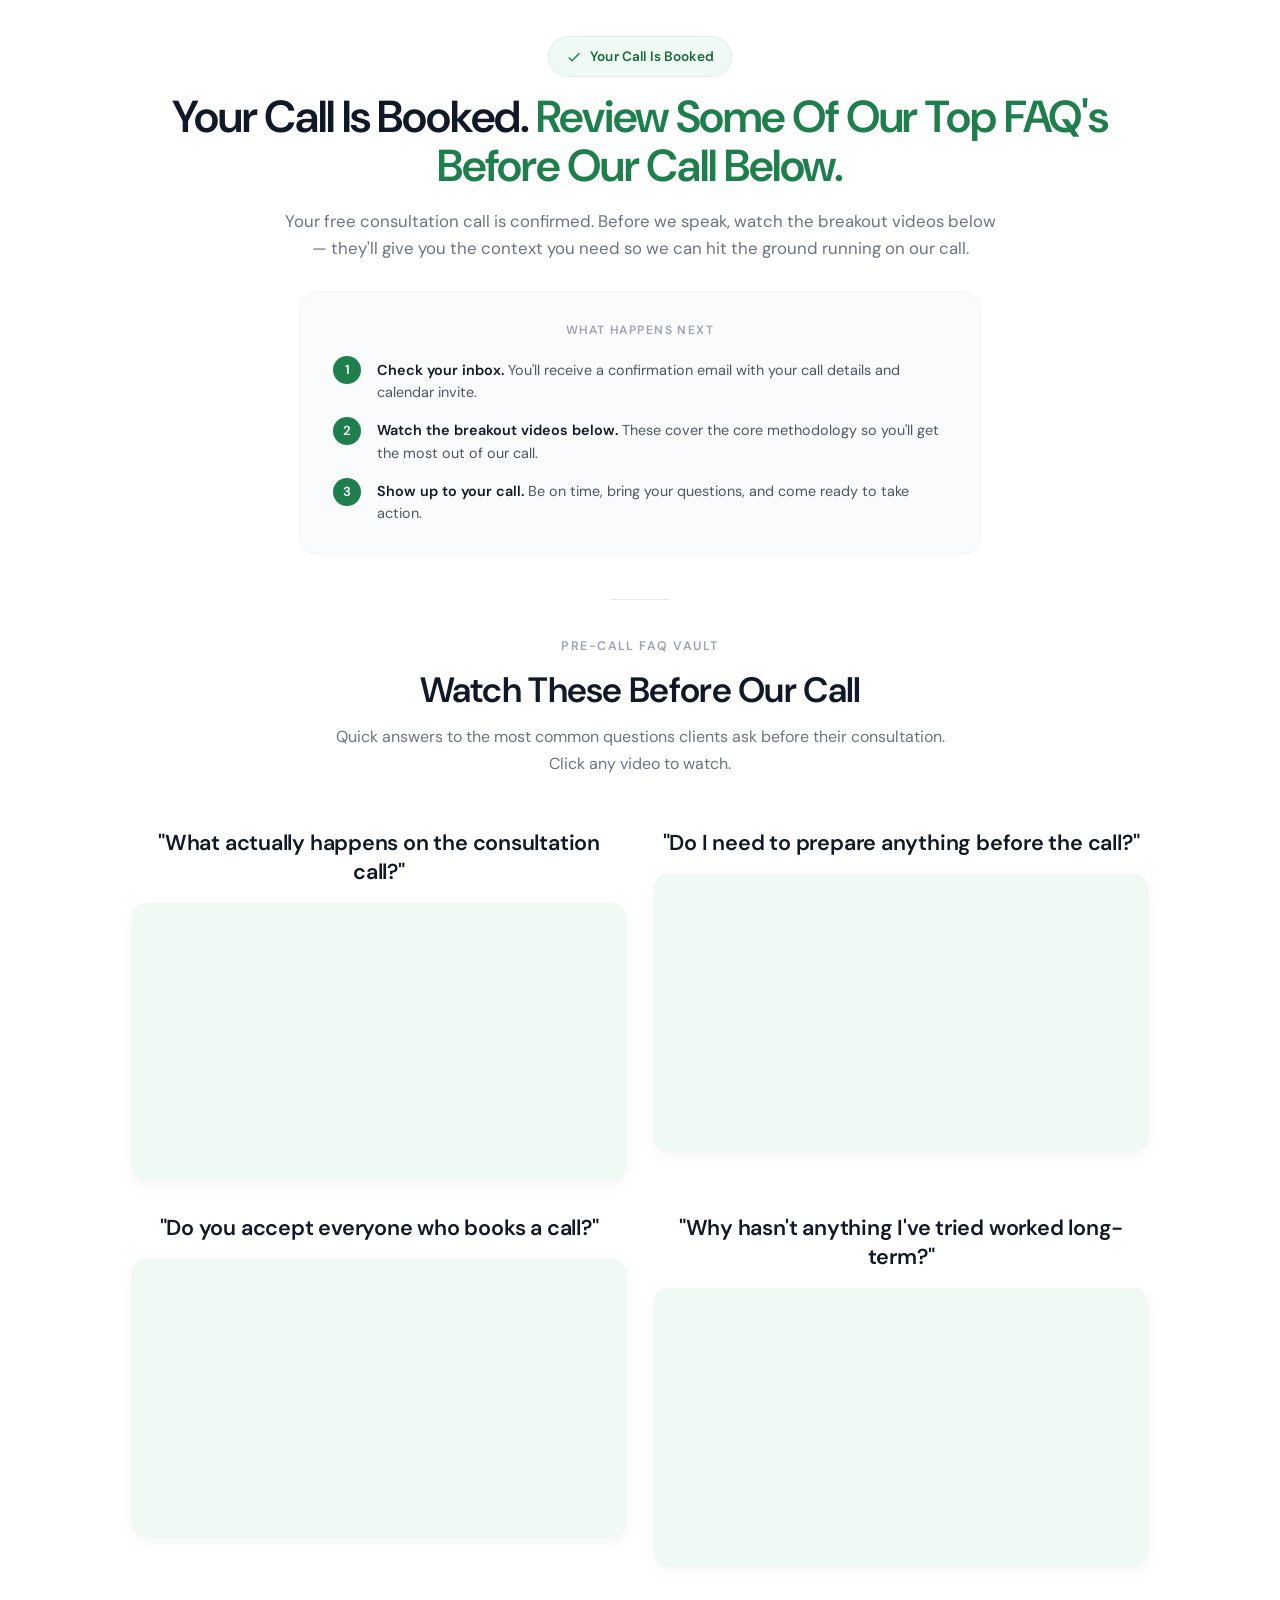
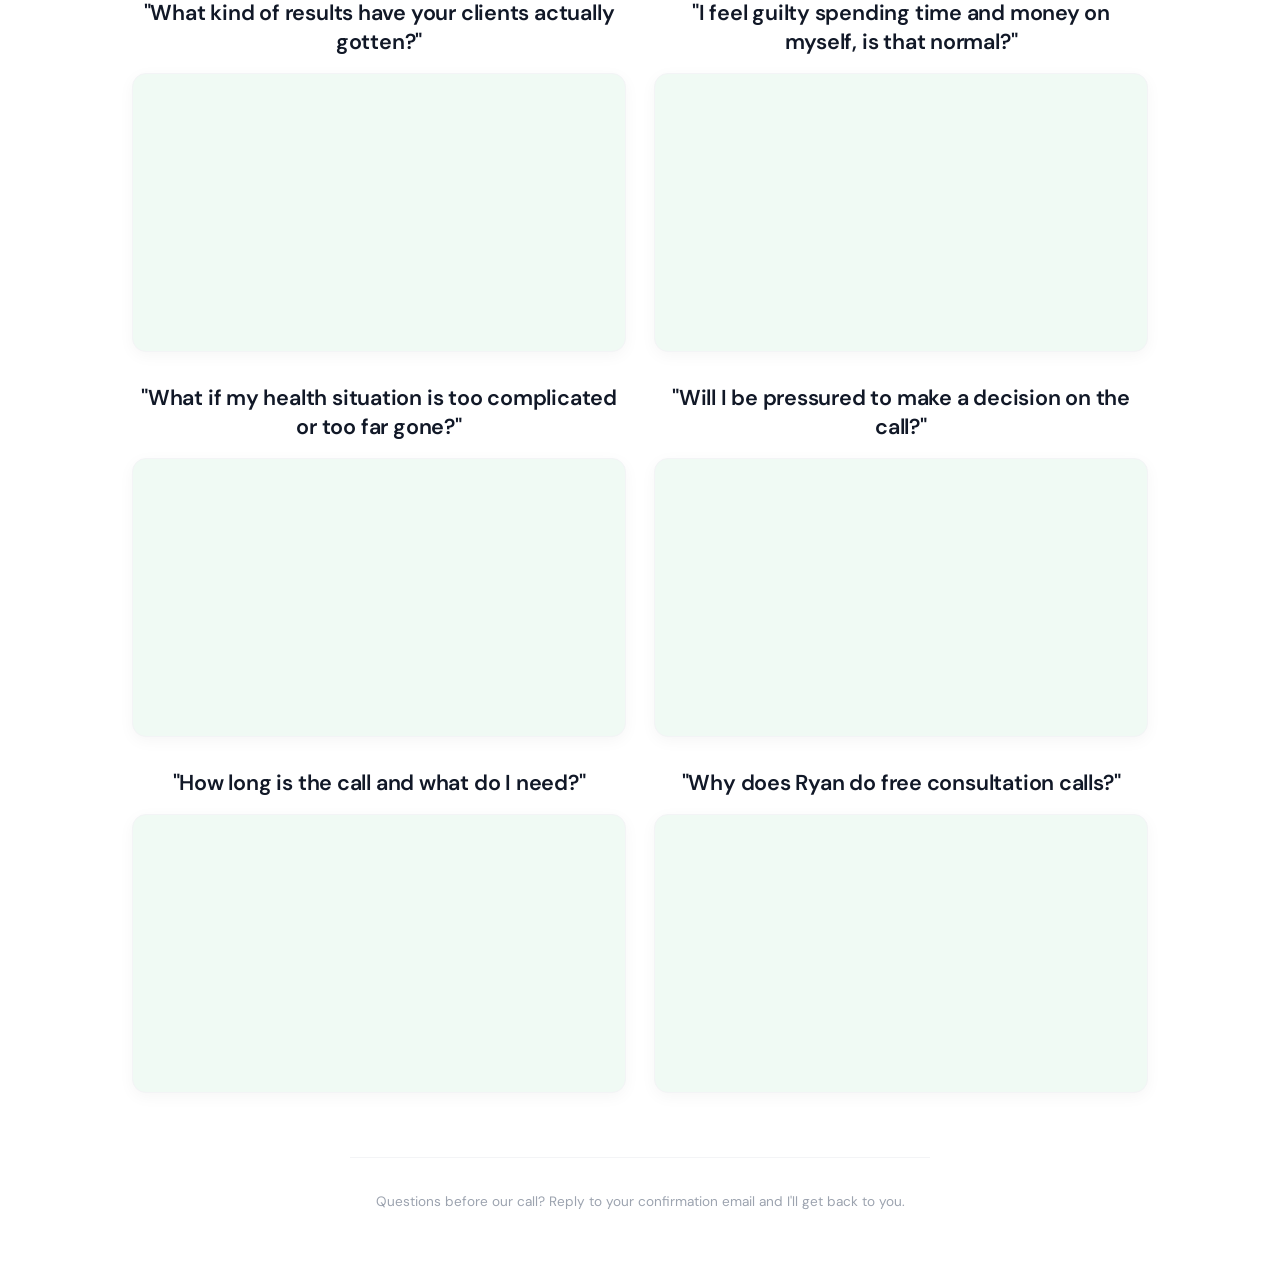
<file: bv-k4w8p2.html>
<!DOCTYPE html>
<html lang="en">
<head>
  <meta charset="UTF-8">
  <meta name="viewport" content="width=device-width, initial-scale=1.0">
  <title>Thank You — Your Call Is Booked | Ryan</title>

  <!-- Fonts: DM Sans (modern, clean, high-end sans-serif) -->
  <link rel="preconnect" href="https://fonts.googleapis.com">
  <link rel="preconnect" href="https://fonts.gstatic.com" crossorigin>
  <link href="https://fonts.googleapis.com/css2?family=DM+Sans:ital,opsz,wght@0,9..40,300;0,9..40,400;0,9..40,500;0,9..40,600;0,9..40,700;1,9..40,400;1,9..40,500&display=swap" rel="stylesheet">

  <style>
    :root {
      --green-50:  #f0faf4;
      --green-100: #dcf2e6;
      --green-600: #1e7f4d;
      --green-700: #1a6640;
      --green-800: #185236;
      --green-900: #14432d;
      --white:     #ffffff;
      --off-white: #fafbfc;
      --gray-100:  #f3f4f6;
      --gray-200:  #e5e7eb;
      --gray-400:  #9ca3af;
      --gray-500:  #6b7280;
      --gray-600:  #4b5563;
      --gray-800:  #1f2937;
      --gray-900:  #111827;
      --gold:      #d4a843;
      --font:      'DM Sans', -apple-system, BlinkMacSystemFont, 'Segoe UI', sans-serif;
      --ease-out:  cubic-bezier(0.16, 1, 0.3, 1);
    }

    *, *::before, *::after { margin: 0; padding: 0; box-sizing: border-box; }

    html {
      -webkit-font-smoothing: antialiased;
      -moz-osx-font-smoothing: grayscale;
    }

    body {
      font-family: var(--font);
      font-size: 1rem;
      line-height: 1.7;
      color: var(--gray-800);
      background: var(--white);
      overflow-x: hidden;
      min-height: 100vh;
    }

    /* ── PAGE ── */
    .page {
      width: 100%;
      max-width: 1080px;
      margin: 0 auto;
      padding: clamp(1.5rem, 3vw, 2.25rem) clamp(1.25rem, 4vw, 2rem) clamp(2rem, 4vw, 3rem);
      text-align: center;
    }

    /* ── SUCCESS BADGE ── */
    .success-badge {
      display: inline-flex;
      align-items: center;
      gap: 0.5rem;
      font-size: 0.85rem;
      font-weight: 600;
      color: var(--green-700);
      background: var(--green-50);
      border: 1px solid var(--green-100);
      padding: 0.5rem 1.1rem;
      border-radius: 100px;
      margin-bottom: 1rem;
      letter-spacing: 0.01em;
    }

    .success-badge svg {
      width: 16px;
      height: 16px;
      fill: var(--green-600);
    }

    /* ── MAIN HEADLINE ── */
    .headline {
      font-family: var(--font);
      font-size: clamp(1.9rem, 4.5vw, 2.8rem);
      font-weight: 600;
      line-height: 1.1;
      color: var(--gray-900);
      margin-bottom: 1rem;
      letter-spacing: -0.025em;
    }

    .headline em {
      font-style: normal;
      color: var(--green-600);
    }

    .headline mark {
      background: none;
      color: inherit;
      text-decoration: underline;
      text-decoration-color: rgba(30, 127, 77, 0.5);
      text-decoration-thickness: 3px;
      text-underline-offset: 0.15em;
    }

    /* ── DECK ── */
    .deck {
      font-size: clamp(0.95rem, 1.8vw, 1.05rem);
      color: var(--gray-500);
      max-width: 720px;
      margin: 0 auto 1.75rem;
      line-height: 1.65;
      font-weight: 400;
    }

    /* ── NEXT STEPS BOX ── */
    .next-steps {
      max-width: 680px;
      margin: 0 auto clamp(2rem, 3.5vw, 3rem);
      background: var(--off-white);
      border: 1px solid var(--gray-100);
      border-radius: 16px;
      padding: clamp(1.25rem, 2.5vw, 1.75rem) clamp(1.5rem, 3vw, 2rem);
      text-align: left;
    }

    .next-steps__title {
      font-size: 0.75rem;
      font-weight: 600;
      letter-spacing: 0.12em;
      text-transform: uppercase;
      color: var(--gray-400);
      margin-bottom: 1rem;
      text-align: center;
    }

    .next-steps__list {
      list-style: none;
      display: flex;
      flex-direction: column;
      gap: 0.85rem;
    }

    .next-steps__item {
      display: flex;
      gap: 1rem;
      align-items: flex-start;
    }

    .next-steps__num {
      flex-shrink: 0;
      width: 28px;
      height: 28px;
      border-radius: 50%;
      background: var(--green-600);
      color: var(--white);
      display: flex;
      align-items: center;
      justify-content: center;
      font-size: 0.82rem;
      font-weight: 600;
    }

    .next-steps__text {
      font-size: 0.9rem;
      color: var(--gray-600);
      line-height: 1.55;
      padding-top: 0.15rem;
    }

    .next-steps__text strong {
      color: var(--gray-900);
      font-weight: 600;
    }

    /* ── DIVIDER ── */
    .divider {
      width: 60px;
      height: 1px;
      background: var(--gray-200);
      margin: 0 auto clamp(1.5rem, 3vw, 2.25rem);
    }

    /* ── SECTION LABEL ── */
    .section-label {
      font-size: 0.78rem;
      font-weight: 600;
      letter-spacing: 0.12em;
      text-transform: uppercase;
      color: var(--gray-400);
      margin-bottom: 0.75rem;
    }

    .section-title {
      font-family: var(--font);
      font-size: clamp(1.6rem, 3.5vw, 2.2rem);
      font-weight: 600;
      color: var(--gray-900);
      letter-spacing: -0.02em;
      line-height: 1.2;
      margin-bottom: 0.75rem;
    }

    .section-sub {
      font-size: 1rem;
      color: var(--gray-500);
      max-width: 640px;
      margin: 0 auto clamp(2.5rem, 4vw, 3.5rem);
    }

    /* ── BREAKOUT VIDEOS GRID ── */
    .videos {
      display: grid;
      grid-template-columns: repeat(2, 1fr);
      gap: 2rem 1.75rem;
      margin-bottom: clamp(3rem, 5vw, 4.5rem);
    }

    .video-block {
      text-align: center;
    }

    .video-block__title {
      font-size: clamp(1.15rem, 1.8vw, 1.35rem);
      font-weight: 600;
      color: var(--gray-900);
      margin-bottom: 1rem;
      letter-spacing: -0.01em;
      line-height: 1.35;
    }

    .video-block__media {
      position: relative;
      width: 100%;
      padding-bottom: 56.25%;
      background: var(--green-50);
      border-radius: 14px;
      overflow: hidden;
      border: 1px solid var(--gray-100);
      box-shadow: 0 4px 16px rgba(0,0,0,0.04);
      transition: all 0.25s var(--ease-out);
      cursor: pointer;
    }

    .video-block__embed {
      border-radius: 14px;
      overflow: hidden;
      border: 1px solid var(--gray-100);
      box-shadow: 0 4px 16px rgba(0,0,0,0.04);
      background: var(--green-50);
    }

    .video-block__media:hover {
      box-shadow: 0 8px 24px rgba(0,0,0,0.06);
      transform: translateY(-2px);
    }

    .video-block__inner {
      position: absolute;
      inset: 0;
      display: flex;
      flex-direction: column;
      align-items: center;
      justify-content: center;
      gap: 0.5rem;
    }

    .video-block__play {
      width: 56px;
      height: 56px;
      border-radius: 50%;
      background: var(--green-600);
      display: flex;
      align-items: center;
      justify-content: center;
      transition: all 0.3s var(--ease-out);
      box-shadow: 0 4px 16px rgba(30, 127, 77, 0.2);
    }

    .video-block__media:hover .video-block__play {
      transform: scale(1.08);
      box-shadow: 0 6px 24px rgba(30, 127, 77, 0.3);
    }

    .video-block__play svg {
      width: 20px;
      height: 20px;
      fill: var(--white);
      margin-left: 2px;
    }

    .video-block__label {
      font-size: 0.7rem;
      font-weight: 500;
      color: var(--gray-400);
      letter-spacing: 0.05em;
      text-transform: uppercase;
    }

    /* ── FOOTER NOTE ── */
    .footer-note {
      max-width: 580px;
      margin: 0 auto;
      padding-top: 2rem;
      border-top: 1px solid var(--gray-100);
      font-size: 0.85rem;
      color: var(--gray-400);
    }

    /* ── RESPONSIVE ── */
    @media (max-width: 768px) {
      .videos {
        grid-template-columns: 1fr;
      }
    }

    @media (max-width: 480px) {
      .headline { font-size: 1.85rem; }
      .video-block__play { width: 48px; height: 48px; }
      .video-block__play svg { width: 18px; height: 18px; }
    }
  </style>
</head>

<body>

  <div class="page">

    <!-- Success Badge -->
    <span class="success-badge">
      <svg viewBox="0 0 24 24"><path d="M9 16.17L4.83 12l-1.42 1.41L9 19 21 7l-1.41-1.41z"/></svg>
      Your Call Is Booked
    </span>

    <!-- Main Headline -->
    <h1 class="headline">
      Your Call Is Booked. <em>Review Some Of Our Top FAQ's Before Our Call Below.</em>
    </h1>

    <!-- Deck -->
    <p class="deck">
      Your free consultation call is confirmed. Before we speak, watch the breakout videos below — they'll give you the context you need so we can hit the ground running on our call.
    </p>

    <!-- Next Steps Box -->
    <div class="next-steps">
      <p class="next-steps__title">What Happens Next</p>
      <ul class="next-steps__list">
        <li class="next-steps__item">
          <div class="next-steps__num">1</div>
          <div class="next-steps__text"><strong>Check your inbox.</strong> You'll receive a confirmation email with your call details and calendar invite.</div>
        </li>
        <li class="next-steps__item">
          <div class="next-steps__num">2</div>
          <div class="next-steps__text"><strong>Watch the breakout videos below.</strong> These cover the core methodology so you'll get the most out of our call.</div>
        </li>
        <li class="next-steps__item">
          <div class="next-steps__num">3</div>
          <div class="next-steps__text"><strong>Show up to your call.</strong> Be on time, bring your questions, and come ready to take action.</div>
        </li>
      </ul>
    </div>

    <!-- Divider -->
    <div class="divider"></div>

    <!-- Breakout Videos Section -->
    <p class="section-label">Pre-Call FAQ Vault</p>
    <h2 class="section-title">Watch These Before Our Call</h2>
    <p class="section-sub">Quick answers to the most common questions clients ask before their consultation. Click any video to watch.</p>

    <!-- Videos Grid -->
    <div class="videos">

      <!-- Video 1 -->
      <div class="video-block">
        <h3 class="video-block__title">"What actually happens on the consultation call?"</h3>
        <div class="video-block__embed">
          <div id="vidalytics_embed_tAfMgXbr4IRi9TEB" style="width: 100%; position:relative; padding-top: 56.25%;"></div>
          <script type="text/javascript">
          (function (v, i, d, a, l, y, t, c, s) {
              y='_'+d.toLowerCase();c=d+'L';if(!v[d]){v[d]={};}if(!v[c]){v[c]={};}if(!v[y]){v[y]={};}var vl='Loader',vli=v[y][vl],vsl=v[c][vl + 'Script'],vlf=v[c][vl + 'Loaded'],ve='Embed';
              if (!vsl){vsl=function(u,cb){
                  if(t){cb();return;}s=i.createElement("script");s.type="text/javascript";s.async=1;s.src=u;
                  if(s.readyState){s.onreadystatechange=function(){if(s.readyState==="loaded"||s.readyState=="complete"){s.onreadystatechange=null;vlf=1;cb();}};}else{s.onload=function(){vlf=1;cb();};}
                  i.getElementsByTagName("head")[0].appendChild(s);
              };}
              vsl(l+'loader.min.js',function(){if(!vli){var vlc=v[c][vl];vli=new vlc();}vli.loadScript(l+'player.min.js',function(){var vec=v[d][ve];t=new vec();t.run(a);});});
          })(window, document, 'Vidalytics', 'vidalytics_embed_tAfMgXbr4IRi9TEB', 'https://fast.vidalytics.com/embeds/rZCGAMlZ/tAfMgXbr4IRi9TEB/');
          </script>
        </div>
      </div>

      <!-- Video 2 -->
      <div class="video-block">
        <h3 class="video-block__title">"Do I need to prepare anything before the call?"</h3>
        <div class="video-block__embed">
          <script src="https://fast.wistia.com/player.js" async></script>
          <script src="https://fast.wistia.com/embed/1p9i1cxxal.js" async type="module"></script>
          <style>wistia-player[media-id='1p9i1cxxal']:not(:defined) { background: center / contain no-repeat url('https://fast.wistia.com/embed/medias/1p9i1cxxal/swatch'); display: block; filter: blur(5px); padding-top:56.25%; }</style>
          <wistia-player media-id="1p9i1cxxal" aspect="1.7777777777777777"></wistia-player>
        </div>
      </div>

      <!-- Video 3 -->
      <div class="video-block">
        <h3 class="video-block__title">"Do you accept everyone who books a call?"</h3>
        <div class="video-block__embed">
          <script src="https://fast.wistia.com/player.js" async></script>
          <script src="https://fast.wistia.com/embed/uc5j1n6zh4.js" async type="module"></script>
          <style>wistia-player[media-id='uc5j1n6zh4']:not(:defined) { background: center / contain no-repeat url('https://fast.wistia.com/embed/medias/uc5j1n6zh4/swatch'); display: block; filter: blur(5px); padding-top:56.25%; }</style>
          <wistia-player media-id="uc5j1n6zh4" aspect="1.7777777777777777"></wistia-player>
        </div>
      </div>

      <!-- Video 4 -->
      <div class="video-block">
        <h3 class="video-block__title">"Why hasn't anything I've tried worked long-term?"</h3>
        <div class="video-block__embed">
          <div id="vidalytics_embed_TCW3w6KZeYo0WjK6" style="width: 100%; position:relative; padding-top: 56.25%;"></div>
          <script type="text/javascript">
          (function (v, i, d, a, l, y, t, c, s) {
              y='_'+d.toLowerCase();c=d+'L';if(!v[d]){v[d]={};}if(!v[c]){v[c]={};}if(!v[y]){v[y]={};}var vl='Loader',vli=v[y][vl],vsl=v[c][vl + 'Script'],vlf=v[c][vl + 'Loaded'],ve='Embed';
              if (!vsl){vsl=function(u,cb){
                  if(t){cb();return;}s=i.createElement("script");s.type="text/javascript";s.async=1;s.src=u;
                  if(s.readyState){s.onreadystatechange=function(){if(s.readyState==="loaded"||s.readyState=="complete"){s.onreadystatechange=null;vlf=1;cb();}};}else{s.onload=function(){vlf=1;cb();};}
                  i.getElementsByTagName("head")[0].appendChild(s);
              };}
              vsl(l+'loader.min.js',function(){if(!vli){var vlc=v[c][vl];vli=new vlc();}vli.loadScript(l+'player.min.js',function(){var vec=v[d][ve];t=new vec();t.run(a);});});
          })(window, document, 'Vidalytics', 'vidalytics_embed_TCW3w6KZeYo0WjK6', 'https://fast.vidalytics.com/embeds/rZCGAMlZ/TCW3w6KZeYo0WjK6/');
          </script>
        </div>
      </div>

      <!-- Video 5 -->
      <div class="video-block">
        <h3 class="video-block__title">"What kind of results have your clients actually gotten?"</h3>
        <div class="video-block__embed">
          <script src="https://fast.wistia.com/player.js" async></script>
          <script src="https://fast.wistia.com/embed/eagte9jbdc.js" async type="module"></script>
          <style>wistia-player[media-id='eagte9jbdc']:not(:defined) { background: center / contain no-repeat url('https://fast.wistia.com/embed/medias/eagte9jbdc/swatch'); display: block; filter: blur(5px); padding-top:56.25%; }</style>
          <wistia-player media-id="eagte9jbdc" aspect="1.7777777777777777"></wistia-player>
        </div>
      </div>

      <!-- Video 6 -->
      <div class="video-block">
        <h3 class="video-block__title">"I feel guilty spending time and money on myself, is that normal?"</h3>
        <div class="video-block__embed">
          <script src="https://fast.wistia.com/player.js" async></script>
          <script src="https://fast.wistia.com/embed/tpufw86zri.js" async type="module"></script>
          <style>wistia-player[media-id='tpufw86zri']:not(:defined) { background: center / contain no-repeat url('https://fast.wistia.com/embed/medias/tpufw86zri/swatch'); display: block; filter: blur(5px); padding-top:56.25%; }</style>
          <wistia-player media-id="tpufw86zri" aspect="1.7777777777777777"></wistia-player>
        </div>
      </div>

      <!-- Video 7 -->
      <div class="video-block">
        <h3 class="video-block__title">"What if my health situation is too complicated or too far gone?"</h3>
        <div class="video-block__embed">
          <div id="vidalytics_embed_j_CY3sS8Zhyo4Hwh" style="width: 100%; position:relative; padding-top: 56.25%;"></div>
          <script type="text/javascript">
          (function (v, i, d, a, l, y, t, c, s) {
              y='_'+d.toLowerCase();c=d+'L';if(!v[d]){v[d]={};}if(!v[c]){v[c]={};}if(!v[y]){v[y]={};}var vl='Loader',vli=v[y][vl],vsl=v[c][vl + 'Script'],vlf=v[c][vl + 'Loaded'],ve='Embed';
              if (!vsl){vsl=function(u,cb){
                  if(t){cb();return;}s=i.createElement("script");s.type="text/javascript";s.async=1;s.src=u;
                  if(s.readyState){s.onreadystatechange=function(){if(s.readyState==="loaded"||s.readyState=="complete"){s.onreadystatechange=null;vlf=1;cb();}};}else{s.onload=function(){vlf=1;cb();};}
                  i.getElementsByTagName("head")[0].appendChild(s);
              };}
              vsl(l+'loader.min.js',function(){if(!vli){var vlc=v[c][vl];vli=new vlc();}vli.loadScript(l+'player.min.js',function(){var vec=v[d][ve];t=new vec();t.run(a);});});
          })(window, document, 'Vidalytics', 'vidalytics_embed_j_CY3sS8Zhyo4Hwh', 'https://fast.vidalytics.com/embeds/rZCGAMlZ/j_CY3sS8Zhyo4Hwh/');
          </script>
        </div>
      </div>

      <!-- Video 8 -->
      <div class="video-block">
        <h3 class="video-block__title">"Will I be pressured to make a decision on the call?"</h3>
        <div class="video-block__embed">
          <script src="https://fast.wistia.com/player.js" async></script>
          <script src="https://fast.wistia.com/embed/yg0emegbc2.js" async type="module"></script>
          <style>wistia-player[media-id='yg0emegbc2']:not(:defined) { background: center / contain no-repeat url('https://fast.wistia.com/embed/medias/yg0emegbc2/swatch'); display: block; filter: blur(5px); padding-top:56.25%; }</style>
          <wistia-player media-id="yg0emegbc2" aspect="1.7777777777777777"></wistia-player>
        </div>
      </div>

      <!-- Video 9 -->
      <div class="video-block">
        <h3 class="video-block__title">"How long is the call and what do I need?"</h3>
        <div class="video-block__embed">
          <script src="https://fast.wistia.com/player.js" async></script>
          <script src="https://fast.wistia.com/embed/vovz2qt7dk.js" async type="module"></script>
          <style>wistia-player[media-id='vovz2qt7dk']:not(:defined) { background: center / contain no-repeat url('https://fast.wistia.com/embed/medias/vovz2qt7dk/swatch'); display: block; filter: blur(5px); padding-top:56.25%; }</style>
          <wistia-player media-id="vovz2qt7dk" aspect="1.7777777777777777"></wistia-player>
        </div>
      </div>

      <!-- Video 10 -->
      <div class="video-block">
        <h3 class="video-block__title">"Why does Ryan do free consultation calls?"</h3>
        <div class="video-block__embed">
          <script src="https://fast.wistia.com/player.js" async></script>
          <script src="https://fast.wistia.com/embed/j4m92g25o2.js" async type="module"></script>
          <style>wistia-player[media-id='j4m92g25o2']:not(:defined) { background: center / contain no-repeat url('https://fast.wistia.com/embed/medias/j4m92g25o2/swatch'); display: block; filter: blur(5px); padding-top:56.25%; }</style>
          <wistia-player media-id="j4m92g25o2" aspect="1.7777777777777777"></wistia-player>
        </div>
      </div>

    </div>

    <!-- Footer note -->
    <p class="footer-note">
      Questions before our call? Reply to your confirmation email and I'll get back to you.
    </p>

  </div>

</body>
</html>
</file>
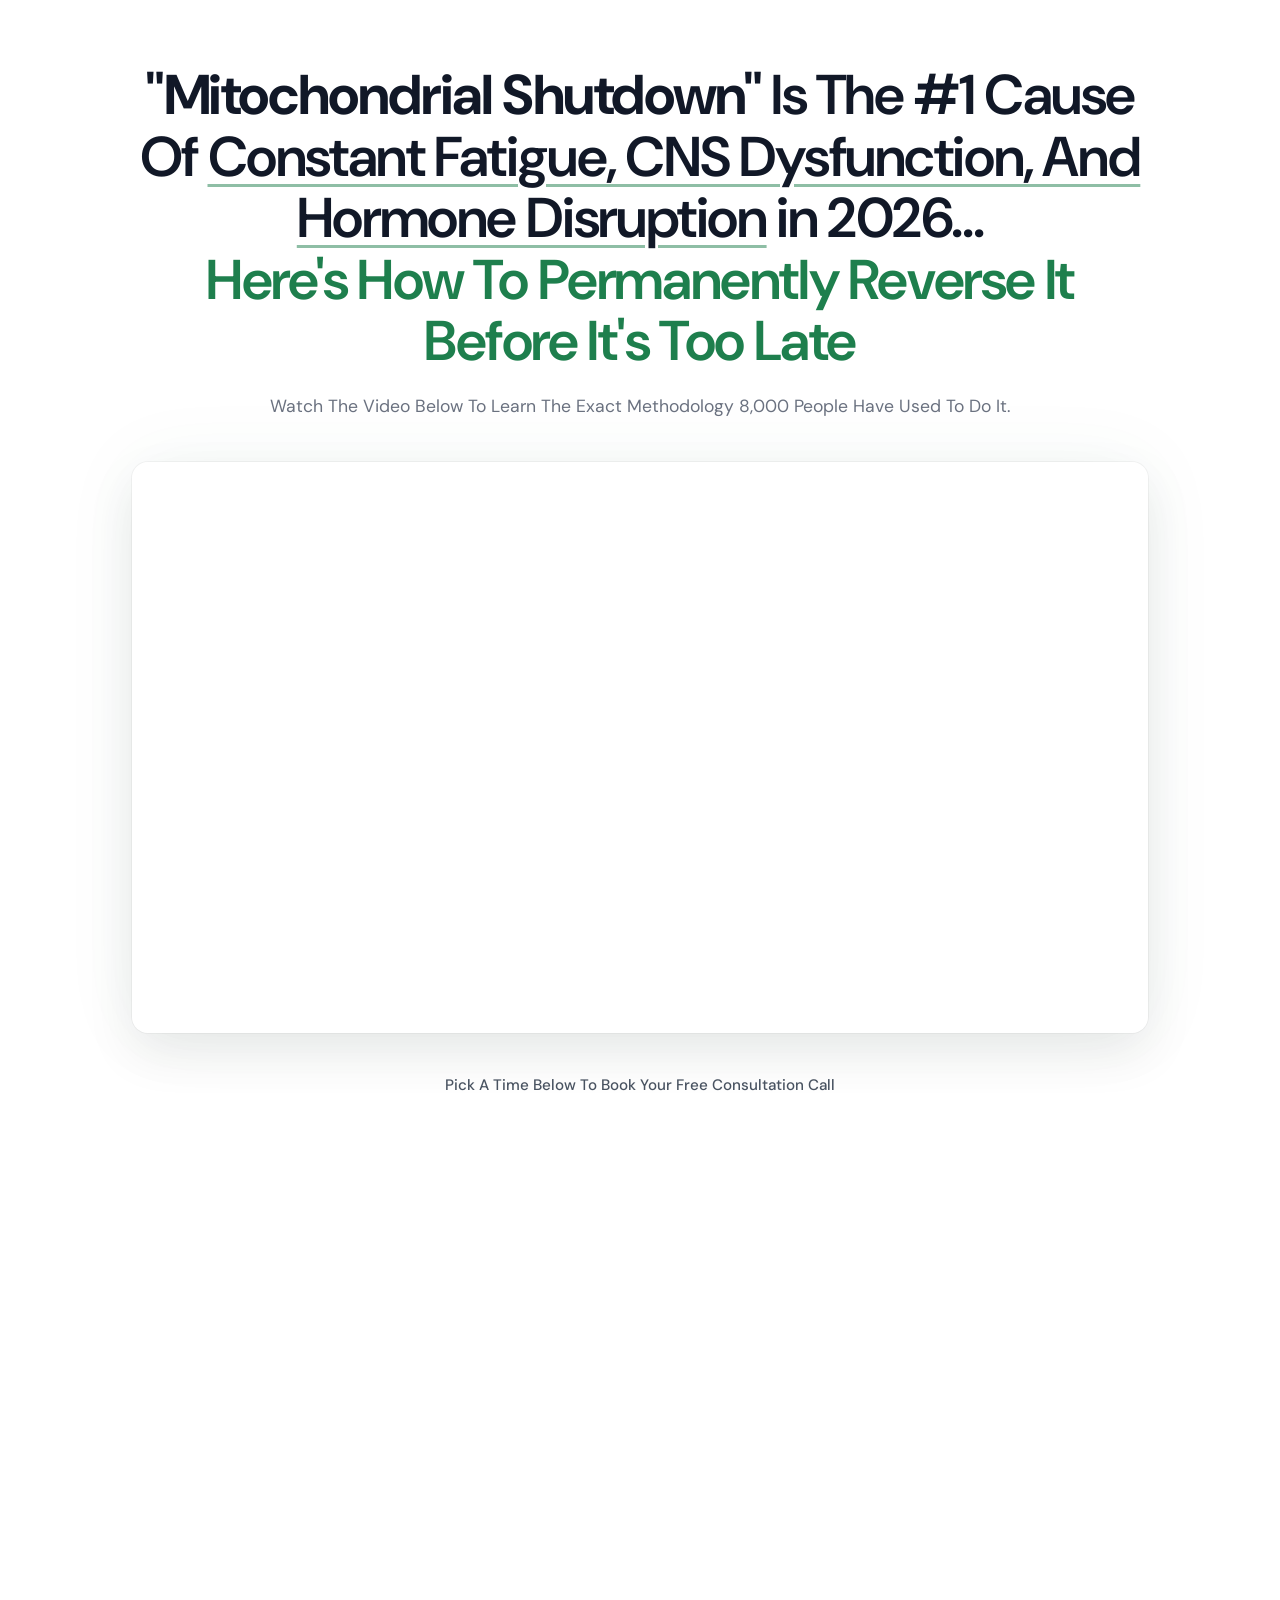
<file: free-training.html>
<!DOCTYPE html>
<html lang="en">
<head>
  <meta charset="UTF-8">
  <meta name="viewport" content="width=device-width, initial-scale=1.0">
  <title>Free Training | Ryan</title>

  <!-- Fonts: DM Sans (modern, clean, high-end sans-serif) -->
  <link rel="preconnect" href="https://fonts.googleapis.com">
  <link rel="preconnect" href="https://fonts.gstatic.com" crossorigin>
  <link href="https://fonts.googleapis.com/css2?family=DM+Sans:ital,opsz,wght@0,9..40,300;0,9..40,400;0,9..40,500;0,9..40,600;0,9..40,700;1,9..40,400;1,9..40,500&display=swap" rel="stylesheet">

  <style>
    :root {
      --green-50:  #f0faf4;
      --green-100: #dcf2e6;
      --green-600: #1e7f4d;
      --green-700: #1a6640;
      --green-800: #185236;
      --green-900: #14432d;
      --white:     #ffffff;
      --off-white: #fafbfc;
      --gray-100:  #f3f4f6;
      --gray-200:  #e5e7eb;
      --gray-400:  #9ca3af;
      --gray-500:  #6b7280;
      --gray-600:  #4b5563;
      --gray-800:  #1f2937;
      --gray-900:  #111827;
      --gold:      #d4a843;
      --font:      'DM Sans', -apple-system, BlinkMacSystemFont, 'Segoe UI', sans-serif;
      --ease-out:  cubic-bezier(0.16, 1, 0.3, 1);
    }

    *, *::before, *::after { margin: 0; padding: 0; box-sizing: border-box; }

    html {
      -webkit-font-smoothing: antialiased;
      -moz-osx-font-smoothing: grayscale;
    }

    body {
      font-family: var(--font);
      font-size: 1rem;
      line-height: 1.7;
      color: var(--gray-800);
      background: var(--white);
      overflow-x: hidden;
      min-height: 100vh;
    }

    /* ── PAGE ── */
    .page {
      width: 100%;
      max-width: 1080px;
      margin: 0 auto;
      padding: clamp(2.5rem, 5vw, 4rem) clamp(1.25rem, 4vw, 2rem) clamp(2rem, 4vw, 3rem);
      text-align: center;
    }

    /* ── SUBHEADLINE ── */
    .subheadline {
      display: block;
      font-family: var(--font);
      font-size: 0.95rem;
      font-weight: 500;
      font-style: italic;
      color: var(--gray-600);
      margin-bottom: 1rem;
      letter-spacing: 0.01em;
    }

    /* ── MAIN HEADLINE ── */
    .headline {
      font-family: var(--font);
      font-size: clamp(2.2rem, 5.5vw, 3.5rem);
      font-weight: 600;
      line-height: 1.1;
      color: var(--gray-900);
      margin-bottom: 1.25rem;
      letter-spacing: -0.025em;
    }

    .headline em {
      font-style: normal;
      color: var(--green-600);
    }


    .headline mark {
      background: none;
      color: inherit;
      text-decoration: underline;
      text-decoration-color: rgba(30, 127, 77, 0.5);
      text-decoration-thickness: 3px;
      text-underline-offset: 0.15em;
    }

    /* ── DECK ── */
    .deck {
      font-size: clamp(1rem, 2vw, 1.1rem);
      color: var(--gray-500);
      max-width: 780px;
      margin: 0 auto 2.5rem;
      line-height: 1.7;
      font-weight: 400;
    }

    /* ── VSL VIDEO ── */
    .vsl {
      position: relative;
      width: 100%;
      margin: 0 auto 2.5rem;
      border-radius: 16px;
      overflow: hidden;
      box-shadow:
        0 0 0 1px rgba(0,0,0,0.04),
        0 20px 50px rgba(0,0,0,0.08),
        0 0 80px rgba(30, 127, 77, 0.05);
    }

    .vsl__ratio {
      position: relative;
      width: 100%;
      padding-bottom: 56.25%;
      background: var(--green-50);
    }

    .vsl__inner {
      position: absolute;
      inset: 0;
      display: flex;
      flex-direction: column;
      align-items: center;
      justify-content: center;
      gap: 0.75rem;
      cursor: pointer;
    }

    .vsl__inner:hover .vsl__play {
      transform: scale(1.06);
      box-shadow: 0 8px 30px rgba(30, 127, 77, 0.25);
    }

    .vsl__play {
      width: 72px;
      height: 72px;
      border-radius: 50%;
      background: var(--green-600);
      display: flex;
      align-items: center;
      justify-content: center;
      transition: all 0.3s var(--ease-out);
      box-shadow: 0 4px 20px rgba(30, 127, 77, 0.2);
      position: relative;
    }

    .vsl__play svg {
      width: 26px;
      height: 26px;
      fill: var(--white);
      margin-left: 3px;
    }

    @keyframes pulse-ring {
      0%   { transform: scale(1);   opacity: 0.3; }
      100% { transform: scale(1.5); opacity: 0; }
    }

    .vsl__play::after {
      content: '';
      position: absolute;
      inset: 0;
      border-radius: 50%;
      border: 2px solid var(--green-600);
      animation: pulse-ring 2.5s ease-out infinite;
    }

    .vsl__label {
      font-size: 0.8rem;
      font-weight: 500;
      color: var(--gray-400);
      letter-spacing: 0.04em;
      text-transform: uppercase;
    }

    /* ── CTA BUTTON ── */
    .cta-btn {
      display: inline-flex;
      align-items: center;
      gap: 0.6rem;
      font-family: var(--font);
      font-size: 1.05rem;
      font-weight: 600;
      color: var(--white);
      background: var(--green-600);
      padding: 1rem 2.5rem;
      border-radius: 10px;
      border: none;
      cursor: pointer;
      letter-spacing: 0.01em;
      transition: all 0.25s var(--ease-out);
      text-decoration: none;
      box-shadow: 0 2px 12px rgba(30, 127, 77, 0.2);
      margin-bottom: clamp(3rem, 5vw, 4.5rem);
    }

    .cta-btn:hover {
      background: var(--green-700);
      transform: translateY(-1px);
      box-shadow: 0 6px 24px rgba(30, 127, 77, 0.25);
    }

    .cta-btn svg {
      width: 18px;
      height: 18px;
      fill: currentColor;
      flex-shrink: 0;
    }

    .cta-above {
      font-size: 0.95rem;
      color: var(--gray-600);
      margin-bottom: 1rem;
      font-weight: 500;
    }

    .typeform-wrapper {
      max-width: 700px;
      margin: 0 auto clamp(3rem, 5vw, 4.5rem);
      min-height: 500px;
    }

    /* ── DIVIDER ── */
    .divider {
      width: 60px;
      height: 1px;
      background: var(--gray-200);
      margin: 0 auto clamp(2.5rem, 5vw, 4rem);
    }

    /* ── VIDEO TESTIMONIAL ── */
    .video-testimonial {
      max-width: 480px;
      margin: 0 auto 1.5rem;
      border-radius: 14px;
      overflow: hidden;
      border: 1px solid var(--gray-100);
      box-shadow: 0 4px 16px rgba(0,0,0,0.04);
    }

    .testimonials-label {
      font-size: 0.78rem;
      font-weight: 600;
      letter-spacing: 0.12em;
      text-transform: uppercase;
      color: var(--gray-400);
      margin-bottom: 1.5rem;
    }

    .testimonials {
      display: grid;
      grid-template-columns: repeat(3, 1fr);
      gap: 1.25rem;
      text-align: left;
    }

    .testimonial {
      background: var(--off-white);
      border: 1px solid var(--gray-100);
      border-radius: 14px;
      padding: 1.5rem;
      transition: all 0.2s var(--ease-out);
    }

    .testimonial:hover {
      border-color: var(--gray-200);
      box-shadow: 0 4px 16px rgba(0,0,0,0.04);
    }

    .testimonial__stars {
      display: flex;
      gap: 2px;
      margin-bottom: 0.75rem;
    }

    .testimonial__stars svg {
      width: 14px;
      height: 14px;
      fill: var(--gold);
    }

    .testimonial__quote {
      font-size: 0.9rem;
      line-height: 1.65;
      color: var(--gray-600);
      margin-bottom: 1rem;
      font-style: italic;
    }

    .testimonial__author {
      display: flex;
      align-items: center;
      gap: 0.6rem;
    }

    .testimonial__avatar {
      width: 36px;
      height: 36px;
      border-radius: 50%;
      background: var(--green-100);
      display: flex;
      align-items: center;
      justify-content: center;
      font-size: 0.85rem;
      font-weight: 600;
      color: var(--green-700);
      flex-shrink: 0;
    }

    .testimonial__name {
      font-size: 0.85rem;
      font-weight: 600;
      color: var(--gray-800);
    }

    .testimonial__detail {
      font-size: 0.75rem;
      color: var(--gray-400);
    }

    /* ── RESPONSIVE ── */
    @media (max-width: 768px) {
      .testimonials {
        grid-template-columns: 1fr;
        gap: 1rem;
      }
    }

    @media (max-width: 480px) {
      .headline { font-size: 1.85rem; }
      .cta-btn { width: 100%; justify-content: center; padding: 1rem 2rem; }
      .vsl__play { width: 60px; height: 60px; }
      .vsl__play svg { width: 22px; height: 22px; }
    }
  </style>
</head>

<body>

  <div class="page">

    <!-- Main Headline -->
    <h1 class="headline">
      <strong>"Mitochondrial Shutdown"</strong> Is The #1 Cause Of <mark>Constant Fatigue, CNS Dysfunction, And Hormone Disruption</mark> in 2026...<br><em>Here's How To Permanently Reverse It Before It's Too Late</em>
    </h1>

    <!-- Deck -->
    <p class="deck">
      Watch The Video Below To Learn The Exact Methodology 8,000 People Have Used To Do It.
    </p>

    <!-- VSL Video -->
    <div class="vsl">
      <script src="https://fast.wistia.com/player.js" async></script>
      <script src="https://fast.wistia.com/embed/jydvtn4gtp.js" async type="module"></script>
      <style>wistia-player[media-id='jydvtn4gtp']:not(:defined) { background: center / contain no-repeat url('https://fast.wistia.com/embed/medias/jydvtn4gtp/swatch'); display: block; filter: blur(5px); padding-top:56.25%; }</style>
      <wistia-player media-id="jydvtn4gtp" aspect="1.7777777777777777"></wistia-player>
    </div>

    <!-- Calendly Embed -->
    <p class="cta-above">Pick A Time Below To Book Your Free Consultation Call</p>
    <div class="typeform-wrapper">
      <!-- Calendly inline widget begin -->
      <div class="calendly-inline-widget" data-url="https://calendly.com/ryan-reviveyourself/elevate-discovery-call-rm" style="min-width:320px;height:700px;"></div>
      <script type="text/javascript" src="https://assets.calendly.com/assets/external/widget.js" async></script>
      <!-- Calendly inline widget end -->
    </div>

  </div>

</body>
</html>
</file>
<file: assets/css/styles.css>
/* ═══════════════════════════════════════════════
   THE WHOLE WOMAN RESET — Premium Landing Page
   Brand: Green & White — Clean, High-End
   ═══════════════════════════════════════════════ */

:root {
  --green-50:  #f0faf4;
  --green-100: #dcf2e6;
  --green-200: #b8e5cc;
  --green-300: #86d1a8;
  --green-400: #4db87e;
  --green-500: #2a9d61;
  --green-600: #1e7f4d;
  --green-700: #1a6640;
  --green-800: #185236;
  --green-900: #14432d;
  --green-950: #0a2618;

  --white:     #ffffff;
  --cream:     #fafaf7;
  --gray-50:   #f8f8f6;
  --gray-100:  #f0efeb;
  --gray-200:  #e2e0d9;
  --gray-300:  #c9c6bc;
  --gray-400:  #a8a498;
  --gray-500:  #8a8578;
  --gray-600:  #6e6a5e;
  --gray-700:  #5a564c;
  --gray-800:  #4a4740;
  --gray-900:  #2d2b27;
  --gray-950:  #1a1917;

  --font-display: 'Playfair Display', Georgia, 'Times New Roman', serif;
  --font-body:    'Inter', -apple-system, BlinkMacSystemFont, 'Segoe UI', sans-serif;

  --container-max: 960px;
  --container-narrow: 720px;
  --section-pad-y: clamp(4rem, 8vw, 7rem);
  --section-pad-x: clamp(1.25rem, 4vw, 2rem);

  --ease-out: cubic-bezier(0.16, 1, 0.3, 1);
  --duration: 0.6s;

  --shadow-sm: 0 1px 2px rgba(0,0,0,0.04);
  --shadow-md: 0 4px 16px rgba(0,0,0,0.06);
  --shadow-lg: 0 8px 32px rgba(0,0,0,0.08);
  --shadow-xl: 0 16px 48px rgba(0,0,0,0.10);

  --gold-accent: #c9a96e;
  --gold-light: rgba(201, 169, 110, 0.12);
}

*, *::before, *::after { margin: 0; padding: 0; box-sizing: border-box; }

html {
  scroll-behavior: smooth;
  -webkit-font-smoothing: antialiased;
  -moz-osx-font-smoothing: grayscale;
}

body {
  font-family: var(--font-body);
  font-size: 1rem;
  line-height: 1.7;
  color: var(--gray-800);
  background: var(--white);
  overflow-x: hidden;
}

img { max-width: 100%; height: auto; display: block; }
a { color: inherit; text-decoration: none; }
strong { font-weight: 600; }
em { font-style: italic; }

/* ── LAYOUT ── */
.container {
  max-width: var(--container-max);
  margin: 0 auto;
  padding: 0 var(--section-pad-x);
}
.container--narrow { max-width: var(--container-narrow); }

.section {
  padding: var(--section-pad-y) 0;
  position: relative;
}
.section--white  { background: var(--white); }
.section--cream  { background: var(--cream); }
.section--green {
  background: linear-gradient(165deg, var(--green-800) 0%, var(--green-950) 100%);
  color: var(--white);
}
.section--green-light {
  background: linear-gradient(180deg, var(--green-50) 0%, var(--cream) 100%);
}
.section--green-dark {
  background: linear-gradient(165deg, var(--green-900) 0%, var(--green-950) 100%);
  color: var(--white);
}

/* ── TYPOGRAPHY ── */
.section__title {
  font-family: var(--font-display);
  font-size: clamp(1.75rem, 4vw, 2.5rem);
  font-weight: 500;
  line-height: 1.25;
  color: var(--gray-900);
  margin-bottom: 1.75rem;
  letter-spacing: -0.01em;
  text-align: center;
}
.section--green .section__title,
.section--green-dark .section__title { color: var(--white); }
.section--green-light .section__title { color: var(--gray-900); }

.prose { font-size: 1.0625rem; line-height: 1.8; color: var(--gray-700); }
.prose p + p { margin-top: 1.25rem; }
.prose--light { color: rgba(255,255,255,0.85); }
.prose--light strong { color: var(--white); }

/* ── BUTTONS ── */
.btn {
  display: inline-flex;
  align-items: center;
  justify-content: center;
  font-family: var(--font-body);
  font-weight: 600;
  font-size: 1rem;
  border: none;
  border-radius: 60px;
  cursor: pointer;
  transition: all 0.3s var(--ease-out);
  text-decoration: none;
  letter-spacing: 0.01em;
  position: relative;
  overflow: hidden;
}
.btn--primary {
  background: var(--green-600);
  color: var(--white);
  box-shadow: 0 4px 16px rgba(30, 127, 77, 0.3);
}
.btn--primary:hover {
  background: var(--green-500);
  box-shadow: 0 6px 24px rgba(30, 127, 77, 0.4);
  transform: translateY(-2px);
}
.btn--white {
  background: var(--white);
  color: var(--green-700);
  box-shadow: 0 4px 16px rgba(0,0,0,0.15);
}
.btn--white:hover {
  background: var(--green-50);
  transform: translateY(-2px);
  box-shadow: 0 6px 24px rgba(0,0,0,0.2);
}
.btn--lg { padding: 1.125rem 2.75rem; font-size: 1.0625rem; }
.btn--full { width: 100%; }

.btn--primary::after, .btn--white::after {
  content: '';
  position: absolute;
  top: 0; left: -100%;
  width: 100%; height: 100%;
  background: linear-gradient(90deg, transparent, rgba(255,255,255,0.15), transparent);
  transition: left 0.5s ease;
}
.btn--primary:hover::after, .btn--white:hover::after { left: 100%; }

/* ══════════════════════════════════════════
   HERO
   ══════════════════════════════════════════ */
.hero {
  min-height: 90vh;
  display: flex;
  flex-direction: column;
  align-items: center;
  justify-content: center;
  text-align: center;
  padding: 1.25rem var(--section-pad-x) 4rem;
  background: linear-gradient(170deg, var(--white) 0%, var(--green-50) 40%, var(--cream) 100%);
  position: relative;
  overflow: hidden;
}
.hero__bg-pattern {
  position: absolute; inset: 0;
  background:
    radial-gradient(circle at 20% 80%, rgba(42,157,97,0.04) 0%, transparent 50%),
    radial-gradient(circle at 80% 20%, rgba(42,157,97,0.06) 0%, transparent 50%),
    radial-gradient(circle at 50% 50%, rgba(42,157,97,0.02) 0%, transparent 70%);
  pointer-events: none;
}
.hero__badge {
  display: inline-flex; align-items: center; gap: 0.5rem;
  font-size: 0.8125rem; font-weight: 500; color: var(--green-700);
  background: rgba(42,157,97,0.08); border: 1px solid rgba(42,157,97,0.15);
  padding: 0.5rem 1.25rem; border-radius: 100px;
  margin-bottom: 1.5rem; letter-spacing: 0.02em;
}
.hero__badge-dot {
  width: 6px; height: 6px; border-radius: 50%;
  background: var(--green-500);
  animation: pulse-dot 2s ease-in-out infinite;
}
@keyframes pulse-dot {
  0%, 100% { opacity: 1; transform: scale(1); }
  50%      { opacity: 0.5; transform: scale(1.5); }
}
.hero__lead {
  font-size: clamp(1rem, 2vw, 1.1875rem);
  color: var(--gray-500); margin-bottom: 1.5rem;
  line-height: 1.7; max-width: 600px; margin-left: auto; margin-right: auto;
}
.hero__title {
  font-family: var(--font-display);
  font-size: clamp(2rem, 4.5vw, 3.25rem);
  font-weight: 600; line-height: 1.15; color: var(--gray-900);
  margin-bottom: 1.75rem; letter-spacing: -0.02em;
}
.hero__title-accent { color: var(--green-600); display: block; }
.hero__subtitle {
  font-size: clamp(1rem, 2vw, 1.125rem); line-height: 1.8;
  color: var(--gray-600); max-width: 620px; margin: 0 auto 2.5rem;
}
.hero__cta-group { display: flex; flex-direction: column; align-items: center; gap: 0.75rem; }
.hero__cta-sub { font-size: 0.8125rem; color: var(--gray-400); letter-spacing: 0.02em; }
.hero__scroll-indicator { position: absolute; bottom: 2rem; left: 50%; transform: translateX(-50%); }
.hero__scroll-indicator span {
  display: block; width: 1px; height: 40px;
  background: linear-gradient(to bottom, var(--green-300), transparent);
  animation: scroll-fade 2s ease-in-out infinite;
}
@keyframes scroll-fade {
  0%, 100% { opacity: 0; transform: scaleY(0.5); transform-origin: top; }
  50%      { opacity: 1; transform: scaleY(1); }
}

/* ══════════════════════════════════════════
   PAIN
   ══════════════════════════════════════════ */
.pain__body { max-width: 640px; margin: 0 auto; }

/* ══════════════════════════════════════════
   AGITATION
   ══════════════════════════════════════════ */
.agitation__grid {
  display: grid; grid-template-columns: repeat(4, 1fr);
  gap: 1rem; margin-bottom: 2.5rem;
}
.agitation__card {
  background: var(--white); border: 1px solid var(--gray-200);
  border-radius: 12px; padding: 1.5rem 1.25rem; text-align: center;
  transition: all 0.3s var(--ease-out);
}
.agitation__card:hover { border-color: var(--green-200); box-shadow: var(--shadow-md); }
.agitation__icon { width: 32px; height: 32px; margin: 0 auto 0.75rem; color: var(--gray-400); }
.agitation__card p { font-size: 0.9375rem; color: var(--gray-600); font-weight: 500; }
.agitation__body { max-width: 640px; margin: 0 auto; }
.callout {
  border-left: 3px solid var(--green-400); padding-left: 1.25rem;
  margin: 1.5rem 0; color: var(--gray-800); font-style: italic;
}

/* ══════════════════════════════════════════
   THE REAL PROBLEM
   ══════════════════════════════════════════ */
.real-problem { text-align: center; padding: clamp(5rem, 10vw, 8rem) 0; }
.real-problem__pre { font-size: 1.0625rem; color: rgba(255,255,255,0.7); margin-bottom: 1rem; }
.real-problem__title {
  font-family: var(--font-display); font-size: clamp(2rem, 5vw, 3rem);
  font-weight: 600; color: var(--white); margin-bottom: 2rem; letter-spacing: -0.02em;
}
.real-problem__body { max-width: 640px; margin: 0 auto; }

/* ══════════════════════════════════════════
   SOLUTION INTRO
   ══════════════════════════════════════════ */
.solution-intro { text-align: center; }
.solution-intro__eyebrow {
  font-size: 0.8125rem; font-weight: 600; text-transform: uppercase;
  letter-spacing: 0.15em; color: var(--green-600); margin-bottom: 1rem;
}
.solution-intro__title {
  font-family: var(--font-display); font-size: clamp(2rem, 5vw, 3.25rem);
  font-weight: 600; color: var(--gray-900); margin-bottom: 1.25rem; letter-spacing: -0.02em;
}
.solution-intro__subtitle {
  font-size: clamp(1rem, 2vw, 1.125rem); line-height: 1.8;
  color: var(--gray-600); max-width: 600px; margin: 0 auto 0.75rem;
}
.solution-intro__tagline { font-size: 1.125rem; color: var(--gray-800); margin-bottom: 3rem; }

.stats-bar {
  display: flex; align-items: center; justify-content: center; gap: 2.5rem;
  padding: 2rem; background: var(--white); border: 1px solid var(--gray-200);
  border-radius: 16px; box-shadow: var(--shadow-sm);
}
.stats-bar__item { display: flex; flex-direction: column; align-items: center; gap: 0.25rem; }
.stats-bar__number {
  font-family: var(--font-display); font-size: 2rem;
  font-weight: 700; color: var(--green-700); line-height: 1;
}
.stats-bar__label { font-size: 0.8125rem; color: var(--gray-500); }
.stats-bar__divider { width: 1px; height: 40px; background: var(--gray-200); }

/* ══════════════════════════════════════════
   NOBODY TOLD YOU
   ══════════════════════════════════════════ */
.nobody-told__body { max-width: 640px; margin: 0 auto 2rem; }
.nobody-told__callout {
  background: var(--white); border: 1px solid var(--green-200);
  border-radius: 16px; padding: 2rem 2.5rem; text-align: center;
  box-shadow: var(--shadow-md);
}
.nobody-told__callout p {
  font-family: var(--font-display); font-size: clamp(1.125rem, 2.5vw, 1.375rem);
  font-weight: 500; color: var(--green-800); line-height: 1.5;
}

/* ══════════════════════════════════════════
   INSIDE-OUT METHOD
   ══════════════════════════════════════════ */
.method__eyebrow {
  font-size: 0.8125rem; font-weight: 600; text-transform: uppercase;
  letter-spacing: 0.15em; color: var(--green-600); margin-bottom: 1rem;
  text-align: center;
}
.method__intro {
  font-size: 1.0625rem; color: var(--gray-600); line-height: 1.8;
  margin: 0 auto 3rem; max-width: 600px; text-align: center;
}
.method__steps {
  display: flex; flex-direction: column; position: relative;
  padding-left: 3rem; margin: 0 auto 3rem; max-width: 640px;
}
.method__steps::before {
  content: ''; position: absolute; left: 1.125rem; top: 1.5rem; bottom: 1.5rem;
  width: 2px; background: linear-gradient(to bottom, var(--green-300), var(--green-500), var(--green-300));
  border-radius: 1px;
}
.method__step { display: flex; align-items: flex-start; gap: 1.5rem; position: relative; padding: 1.5rem 0; }
.method__step-number {
  flex-shrink: 0; width: 2.25rem; height: 2.25rem; border-radius: 50%;
  background: var(--green-600); color: var(--white); font-weight: 700; font-size: 0.875rem;
  display: flex; align-items: center; justify-content: center;
  position: absolute; left: -3rem; top: 1.5rem; z-index: 1;
  box-shadow: 0 0 0 4px var(--white), 0 2px 8px rgba(0,0,0,0.1);
}
.method__step-content h3 {
  font-family: var(--font-display); font-size: 1.5rem; font-weight: 600;
  color: var(--green-700); margin-bottom: 0.25rem;
}
.method__step-focus { font-weight: 600; color: var(--gray-800); margin-bottom: 0.5rem; }
.method__step-content p:last-child { color: var(--gray-600); line-height: 1.7; }
.method__bottom-line {
  background: var(--green-50); border: 1px solid var(--green-200);
  border-radius: 12px; padding: 1.5rem 2rem; text-align: center;
  max-width: 640px; margin: 0 auto;
}
.method__bottom-line p { font-size: 1.0625rem; color: var(--gray-700); line-height: 1.7; }

/* ══════════════════════════════════════════
   OUTCOMES
   ══════════════════════════════════════════ */
.outcomes__grid { display: grid; grid-template-columns: repeat(2, 1fr); gap: 1.5rem; margin-top: 2rem; }
.outcomes__card {
  background: var(--white); border: 1px solid var(--gray-200);
  border-radius: 16px; padding: 2rem; transition: all 0.4s var(--ease-out);
}
.outcomes__card:hover { border-color: var(--green-200); box-shadow: var(--shadow-lg); transform: translateY(-4px); }
.outcomes__card-icon { width: 40px; height: 40px; color: var(--green-500); margin-bottom: 1.25rem; }
.outcomes__card h3 {
  font-family: var(--font-display); font-size: 1.25rem; font-weight: 600;
  color: var(--gray-900); margin-bottom: 0.25rem;
}
.outcomes__card-emphasis { font-weight: 600; color: var(--green-600); font-size: 0.9375rem; margin-bottom: 0.75rem; }
.outcomes__card p:not(.outcomes__card-emphasis) { color: var(--gray-600); font-size: 0.9375rem; line-height: 1.7; }
.outcomes__card-stat {
  margin-top: 1rem; padding-top: 1rem; border-top: 1px solid var(--gray-100);
  font-size: 0.8125rem; font-weight: 500; color: var(--green-700); font-style: italic;
}

/* ══════════════════════════════════════════
   HOW IT WORKS (FEATURES)
   ══════════════════════════════════════════ */
.features__grid { display: grid; grid-template-columns: repeat(2, 1fr); gap: 1.5rem; margin-top: 2rem; }
.features__card {
  padding: 2rem; border: 1px solid var(--gray-200); border-radius: 16px;
  background: var(--cream); transition: all 0.3s var(--ease-out);
}
.features__card:hover { border-color: var(--green-200); box-shadow: var(--shadow-md); }
.features__card-number {
  font-family: var(--font-display); font-size: 2.5rem; font-weight: 700;
  color: var(--green-200); line-height: 1; margin-bottom: 1rem;
}
.features__card h3 {
  font-family: var(--font-display); font-size: 1.25rem; font-weight: 600;
  color: var(--gray-900); margin-bottom: 0.75rem;
}
.features__card p { font-size: 0.9375rem; color: var(--gray-600); line-height: 1.7; }

/* ══════════════════════════════════════════
   TESTIMONIALS
   ══════════════════════════════════════════ */
.testimonials__header { text-align: center; margin-bottom: 3rem; }
.testimonials__grid { display: grid; grid-template-columns: repeat(2, 1fr); gap: 1.5rem; margin-bottom: 2.5rem; }

.testimonial-card {
  background: var(--white); border: 1px solid var(--gray-200);
  border-radius: 16px; padding: 2rem; transition: all 0.3s var(--ease-out);
}
.testimonial-card:hover { box-shadow: var(--shadow-lg); }
.testimonial-card--featured {
  grid-column: 1 / -1; border-color: var(--green-200);
  background: linear-gradient(135deg, var(--white) 0%, var(--green-50) 100%);
}
.testimonial-card__label {
  display: inline-block; font-size: 0.6875rem; font-weight: 600;
  text-transform: uppercase; letter-spacing: 0.1em; color: var(--green-600);
  background: rgba(42,157,97,0.1); padding: 0.25rem 0.75rem;
  border-radius: 100px; margin-bottom: 1rem;
}
.testimonial-card__name {
  font-family: var(--font-display); font-size: 1.375rem; font-weight: 600;
  color: var(--gray-900); margin-bottom: 0.25rem;
}
.testimonial-card__result { font-weight: 600; color: var(--green-600); font-size: 0.9375rem; margin-bottom: 1.25rem; }
.testimonial-card__before-after { display: grid; grid-template-columns: 1fr 1fr; gap: 1rem; margin-bottom: 1.25rem; }
.testimonial-card__before, .testimonial-card__after {
  padding: 1rem; border-radius: 10px; font-size: 0.875rem; line-height: 1.65; color: var(--gray-600);
}
.testimonial-card__before { background: var(--gray-50); }
.testimonial-card__after { background: var(--green-50); }
.testimonial-card__before span, .testimonial-card__after span {
  display: block; font-weight: 600; font-size: 0.6875rem;
  text-transform: uppercase; letter-spacing: 0.1em; margin-bottom: 0.5rem;
}
.testimonial-card__before span { color: var(--gray-400); }
.testimonial-card__after span { color: var(--green-600); }
.testimonial-card blockquote {
  font-family: var(--font-display); font-size: 1.0625rem; font-style: italic;
  color: var(--gray-800); line-height: 1.6; margin-bottom: 0.75rem;
}
.testimonial-card__score { font-size: 0.8125rem; font-weight: 600; color: var(--green-600); }

.testimonials__mini { display: grid; grid-template-columns: repeat(3, 1fr); gap: 1rem; }
.mini-testimonial {
  background: var(--white); border: 1px solid var(--gray-200);
  border-radius: 12px; padding: 1.5rem; transition: all 0.3s var(--ease-out);
}
.mini-testimonial:hover { box-shadow: var(--shadow-md); }
.mini-testimonial blockquote {
  font-family: var(--font-display); font-size: 0.9375rem; font-style: italic;
  color: var(--gray-800); line-height: 1.6; margin-bottom: 0.75rem;
}
.mini-testimonial cite { font-style: normal; font-size: 0.8125rem; font-weight: 600; color: var(--gray-500); }
.mini-testimonial__score { color: var(--green-600); }

/* ══════════════════════════════════════════
   ABOUT RYAN
   ══════════════════════════════════════════ */
.about__layout { display: grid; grid-template-columns: 1fr 300px; gap: 3rem; align-items: start; }
.about__image-placeholder { position: sticky; top: 2rem; }
.about__image-frame { border-radius: 20px; overflow: hidden; border: 1px solid var(--gray-200); box-shadow: var(--shadow-lg); }
.about__image {
  width: 100%; height: auto; display: block; aspect-ratio: 3 / 4; object-fit: cover; object-position: center top;
  font-size: 0.875rem; color: var(--gray-400); font-weight: 500;
}

/* ══════════════════════════════════════════
   ACCORDION
   ══════════════════════════════════════════ */
.accordion__item { border-bottom: 1px solid var(--gray-200); }
.accordion__item:first-child { border-top: 1px solid var(--gray-200); }
.accordion__trigger {
  width: 100%; display: flex; align-items: center; justify-content: space-between;
  padding: 1.5rem 0; background: none; border: none; cursor: pointer; text-align: left;
  font-family: var(--font-display); font-size: 1.125rem; font-weight: 500;
  color: var(--gray-900); transition: color 0.3s; line-height: 1.4;
}
.accordion__trigger:hover { color: var(--green-700); }
.accordion__icon {
  flex-shrink: 0; width: 20px; height: 20px; color: var(--gray-400);
  margin-left: 1rem; transition: transform 0.3s var(--ease-out);
}
.accordion__item.is-open .accordion__icon { transform: rotate(45deg); color: var(--green-600); }
.accordion__content { max-height: 0; overflow: hidden; transition: max-height 0.4s var(--ease-out); }
.accordion__item.is-open .accordion__content { max-height: 500px; }
.accordion__content p { padding-bottom: 1.5rem; font-size: 0.9375rem; color: var(--gray-600); line-height: 1.8; }

/* ══════════════════════════════════════════
   WHAT'S INCLUDED
   ══════════════════════════════════════════ */
/* ── Section intro ── */
.included__intro {
  text-align: center;
  margin-bottom: 4rem;
}
.included__eyebrow {
  display: inline-block;
  font-size: 0.75rem;
  font-weight: 700;
  text-transform: uppercase;
  letter-spacing: 0.2em;
  color: var(--green-600);
  background: var(--white);
  border: 1px solid var(--green-200);
  padding: 0.5rem 1.25rem;
  border-radius: 100px;
  margin-bottom: 1.5rem;
}
.included__headline {
  font-family: var(--font-display);
  font-size: clamp(2rem, 4.5vw, 3rem);
  font-weight: 700;
  color: var(--gray-900);
  line-height: 1.15;
  margin-bottom: 1.25rem;
}
.included__subline {
  font-size: 1.125rem;
  color: var(--gray-600);
  line-height: 1.7;
  max-width: 600px;
  margin: 0 auto;
}

/* ── Timeline ── */
.included__timeline {
  position: relative;
  max-width: 720px;
  margin: 0 auto 4rem;
  padding-left: 3rem;
}
.included__timeline::before {
  content: '';
  position: absolute;
  left: 1.25rem;
  top: 0;
  bottom: 0;
  width: 3px;
  background: linear-gradient(to bottom, var(--green-200), var(--green-600), var(--green-200));
  border-radius: 3px;
}

.timeline-step {
  position: relative;
  padding-bottom: 2.5rem;
}
.timeline-step:last-child {
  padding-bottom: 0;
}
.timeline-step__marker {
  position: absolute;
  left: -3rem;
  top: 0;
  width: 2.5rem;
  height: 2.5rem;
  display: flex;
  align-items: center;
  justify-content: center;
  z-index: 1;
}
.timeline-step__number {
  display: flex;
  align-items: center;
  justify-content: center;
  width: 2.5rem;
  height: 2.5rem;
  background: var(--green-700);
  color: var(--white);
  font-family: var(--font-display);
  font-size: 1rem;
  font-weight: 700;
  border-radius: 50%;
  box-shadow: 0 4px 16px rgba(30, 127, 77, 0.3);
}
.timeline-step__content {
  background: var(--white);
  border: 1px solid var(--gray-200);
  border-radius: 16px;
  padding: 2rem 2.25rem;
  box-shadow: 0 4px 24px rgba(0, 0, 0, 0.04);
  transition: all 0.3s var(--ease-out);
}
.timeline-step__content:hover {
  border-color: var(--green-200);
  box-shadow: 0 8px 40px rgba(0, 0, 0, 0.08);
}
.timeline-step__phase {
  display: inline-block;
  font-size: 0.6875rem;
  font-weight: 700;
  text-transform: uppercase;
  letter-spacing: 0.15em;
  color: var(--green-600);
  margin-bottom: 0.5rem;
}
.timeline-step__content h3 {
  font-family: var(--font-display);
  font-size: clamp(1.25rem, 2.5vw, 1.5rem);
  font-weight: 600;
  color: var(--gray-900);
  margin-bottom: 0.75rem;
  line-height: 1.3;
}
.timeline-step__content p {
  font-size: 0.9375rem;
  color: var(--gray-600);
  line-height: 1.8;
  margin: 0;
}

/* ── Bonus section ── */
.included__bonuses {
  max-width: 720px;
  margin: 0 auto;
}
.included__bonuses-label {
  text-align: center;
  font-family: var(--font-display);
  font-size: 1.25rem;
  font-weight: 600;
  color: var(--gray-900);
  margin-bottom: 1.5rem;
}
.included__bonuses-row {
  display: grid;
  grid-template-columns: repeat(2, 1fr);
  gap: 1.25rem;
}
.bonus-card {
  background: var(--white);
  border: 1px solid var(--gray-200);
  border-radius: 14px;
  padding: 1.75rem;
  transition: all 0.3s var(--ease-out);
}
.bonus-card:hover { border-color: var(--green-200); box-shadow: var(--shadow-md); }
.bonus-card__icon {
  display: flex;
  align-items: center;
  justify-content: center;
  width: 2rem;
  height: 2rem;
  background: var(--green-50);
  color: var(--green-700);
  font-family: var(--font-display);
  font-size: 1.25rem;
  font-weight: 700;
  border-radius: 50%;
  margin-bottom: 0.75rem;
}
.bonus-card h4 {
  font-family: var(--font-display); font-size: 1.0625rem; font-weight: 600;
  color: var(--gray-900); margin-bottom: 0.5rem; line-height: 1.3;
}
.bonus-card p { font-size: 0.875rem; color: var(--gray-600); line-height: 1.7; margin-bottom: 0; }

/* ══════════════════════════════════════════
   PRICING
   ══════════════════════════════════════════ */
.pricing__header { text-align: center; margin-bottom: 3rem; color: rgba(255,255,255,0.85); }
.pricing__title {
  font-family: var(--font-display); font-size: clamp(2rem, 4vw, 2.75rem);
  font-weight: 600; color: var(--white); margin-bottom: 1.25rem;
}
.pricing__header p { font-size: 1rem; line-height: 1.8; max-width: 600px; margin: 0 auto 0.75rem; }
.pricing__card { max-width: 560px; margin: 0 auto; }
.pricing__card-inner {
  background: var(--white); border-radius: 24px; padding: 3rem;
  text-align: center; box-shadow: var(--shadow-xl);
}
.pricing__values { margin-bottom: 2rem; }
.pricing__crossed { margin-bottom: 0.5rem; }
.pricing__crossed span { font-size: 1rem; color: var(--gray-400); text-decoration: line-through; }
.pricing__main { margin-bottom: 2rem; padding-bottom: 2rem; border-bottom: 1px solid var(--gray-100); }
.pricing__label {
  display: block; font-size: 0.8125rem; font-weight: 600;
  text-transform: uppercase; letter-spacing: 0.15em; color: var(--green-600); margin-bottom: 0.5rem;
}
.pricing__amount {
  display: block; font-family: var(--font-display); font-size: 4rem;
  font-weight: 700; color: var(--gray-900); line-height: 1; margin-bottom: 0.5rem;
}
.pricing__daily { display: block; font-size: 0.875rem; color: var(--gray-500); }
.pricing__plans { display: grid; grid-template-columns: repeat(3, 1fr); gap: 0.75rem; margin-bottom: 2rem; }
.pricing__plan { padding: 1rem 0.75rem; border: 1px solid var(--gray-200); border-radius: 12px; transition: all 0.3s; }
.pricing__plan--highlight { border-color: var(--green-400); background: var(--green-50); }
.pricing__plan-label {
  display: block; font-size: 0.75rem; font-weight: 600;
  text-transform: uppercase; letter-spacing: 0.08em; color: var(--gray-500); margin-bottom: 0.25rem;
}
.pricing__plan--highlight .pricing__plan-label { color: var(--green-700); }
.pricing__plan-price {
  display: block; font-family: var(--font-display); font-size: 1.375rem;
  font-weight: 700; color: var(--gray-900);
}
.pricing__plan-price small { font-size: 0.75rem; font-weight: 400; color: var(--gray-400); }
.pricing__plan-note { display: block; font-size: 0.6875rem; font-weight: 600; color: var(--green-600); margin-top: 0.25rem; }
.pricing__sub { font-size: 0.8125rem; color: var(--gray-400); margin-top: 1rem; }

/* ══════════════════════════════════════════
   GUARANTEE
   ══════════════════════════════════════════ */
.guarantee__layout {
  display: flex; gap: 2.5rem; align-items: flex-start;
  padding: 2.5rem 3rem; background: var(--green-50);
  border: 1px solid var(--green-200); border-radius: 20px;
}
.guarantee__badge {
  flex-shrink: 0; display: flex; flex-direction: column;
  align-items: center; gap: 0.5rem; color: var(--green-600); text-align: center;
}
.guarantee__badge svg { width: 80px; height: 80px; }
.guarantee__badge span {
  font-family: var(--font-display); font-size: 0.875rem;
  font-weight: 600; line-height: 1.2; color: var(--green-700);
}
.guarantee__content h2 {
  font-family: var(--font-display); font-size: 1.5rem; font-weight: 600;
  color: var(--gray-900); margin-bottom: 1rem;
}
.guarantee__content p { font-size: 0.9375rem; color: var(--gray-600); line-height: 1.8; margin-bottom: 0.75rem; }

/* ══════════════════════════════════════════
   URGENCY
   ══════════════════════════════════════════ */
.urgency .prose { margin-bottom: 2rem; }
.urgency__callout {
  text-align: center; padding: 2rem; background: var(--white);
  border: 1px solid var(--green-200); border-radius: 16px;
  margin-bottom: 2.5rem; box-shadow: var(--shadow-sm);
}
.urgency__callout p {
  font-family: var(--font-display); font-size: clamp(1.125rem, 2.5vw, 1.375rem);
  font-weight: 500; color: var(--gray-800); line-height: 1.5;
}
.urgency__cta { text-align: center; }
.urgency__cta-sub { font-size: 0.8125rem; color: var(--gray-400); margin-top: 0.75rem; }

/* ══════════════════════════════════════════
   FINAL CTA
   ══════════════════════════════════════════ */
.final-cta { text-align: center; padding: clamp(5rem, 10vw, 8rem) 0; }
.final-cta__title {
  font-family: var(--font-display); font-size: clamp(2rem, 5vw, 3rem);
  font-weight: 600; color: var(--white); margin-bottom: 2rem;
}
.final-cta .prose { max-width: 600px; margin: 0 auto 2.5rem; text-align: left; }
.final-cta__names {
  max-width: 600px; margin: 0 auto 2.5rem;
  color: rgba(255,255,255,0.85); font-size: 1.0625rem; line-height: 1.8;
}
.final-cta__names p + p { margin-top: 1rem; }
.final-cta__names strong { color: var(--white); }
.final-cta__closing { margin-bottom: 2.5rem; }
.final-cta__closing p {
  font-family: var(--font-display); font-size: clamp(1.25rem, 3vw, 1.625rem);
  font-weight: 500; color: var(--white); line-height: 1.5;
}
.final-cta__pricing { font-size: 0.875rem; color: rgba(255,255,255,0.6); margin-top: 1rem; }
.final-cta__close-line { font-size: 0.9375rem; color: rgba(255,255,255,0.5); margin-top: 0.5rem; font-style: italic; }

/* ══════════════════════════════════════════
   FOOTER
   ══════════════════════════════════════════ */
.footer { padding: 2.5rem 0; text-align: center; background: var(--gray-950); color: var(--gray-500); font-size: 0.8125rem; }
.footer__disclaimer {
  margin-top: 0.75rem; font-size: 0.75rem; color: var(--gray-600);
  max-width: 600px; margin-left: auto; margin-right: auto;
}

/* ══════════════════════════════════════════
   ANIMATIONS
   ══════════════════════════════════════════ */
[data-animate] {
  opacity: 0; transform: translateY(24px);
  transition: opacity var(--duration) var(--ease-out), transform var(--duration) var(--ease-out);
}
[data-animate].is-visible { opacity: 1; transform: translateY(0); }

.method__steps [data-animate]:nth-child(2) { transition-delay: 0.1s; }
.method__steps [data-animate]:nth-child(3) { transition-delay: 0.2s; }
.outcomes__grid [data-animate]:nth-child(2) { transition-delay: 0.1s; }
.outcomes__grid [data-animate]:nth-child(3) { transition-delay: 0.2s; }
.outcomes__grid [data-animate]:nth-child(4) { transition-delay: 0.3s; }
.features__grid [data-animate]:nth-child(2) { transition-delay: 0.1s; }
.features__grid [data-animate]:nth-child(3) { transition-delay: 0.2s; }
.features__grid [data-animate]:nth-child(4) { transition-delay: 0.3s; }
.agitation__grid [data-animate]:nth-child(2) { transition-delay: 0.1s; }
.agitation__grid [data-animate]:nth-child(3) { transition-delay: 0.2s; }
.agitation__grid [data-animate]:nth-child(4) { transition-delay: 0.3s; }
.timeline-step:nth-child(2) { transition-delay: 0.1s; }
.timeline-step:nth-child(3) { transition-delay: 0.15s; }
.timeline-step:nth-child(4) { transition-delay: 0.2s; }
.timeline-step:nth-child(5) { transition-delay: 0.25s; }
.testimonials__mini [data-animate]:nth-child(2) { transition-delay: 0.1s; }
.testimonials__mini [data-animate]:nth-child(3) { transition-delay: 0.2s; }

/* ══════════════════════════════════════════
   RESPONSIVE
   ══════════════════════════════════════════ */
@media (max-width: 1024px) {
  .about__layout { grid-template-columns: 1fr 240px; gap: 2rem; }
}

@media (max-width: 768px) {
  .agitation__grid { grid-template-columns: repeat(2, 1fr); }
  .outcomes__grid { grid-template-columns: 1fr; }
  .features__grid { grid-template-columns: 1fr; }
  .testimonials__grid { grid-template-columns: 1fr; }
  .testimonial-card__before-after { grid-template-columns: 1fr; }
  .testimonials__mini { grid-template-columns: 1fr; }
  .about__layout { grid-template-columns: 1fr; }
  .about__image-placeholder { position: static; max-width: 300px; margin: 0 auto; order: -1; }
  .stats-bar { flex-direction: column; gap: 1.5rem; }
  .stats-bar__divider { width: 60px; height: 1px; }
  .pricing__plans { grid-template-columns: 1fr; }
  .pricing__card-inner { padding: 2rem 1.5rem; }
  .guarantee__layout { flex-direction: column; align-items: center; text-align: center; padding: 2rem 1.5rem; }
  .included__bonuses-row { grid-template-columns: 1fr; }
  .included__timeline { padding-left: 2.5rem; }
  .included__timeline::before { left: 1rem; }
  .timeline-step__marker { left: -2.5rem; }
  .timeline-step__content { padding: 1.5rem; }
  .pricing__amount { font-size: 3rem; }
  .method__steps { padding-left: 2.5rem; }
  .method__step-number { left: -2.5rem; width: 2rem; height: 2rem; font-size: 0.75rem; }
  .method__steps::before { left: 0.9375rem; }
  .btn--lg { padding: 1rem 2rem; font-size: 1rem; width: 100%; }
}

@media (max-width: 480px) {
  .agitation__grid { grid-template-columns: 1fr; }
  .hero { min-height: auto; padding: 1rem var(--section-pad-x) 3rem; }
  .hero__badge { font-size: 0.6875rem; padding: 0.4rem 1rem; }
  .hero__title { font-size: 2.25rem; }
}

/* ══════════════════════════════════════════
   PREMIUM EFFECTS
   ══════════════════════════════════════════ */

/* ── Subtle noise/grain texture overlay for depth ── */
body::before {
  content: '';
  position: fixed;
  inset: 0;
  opacity: 0.025;
  background-image: url("data:image/svg+xml,%3Csvg viewBox='0 0 256 256' xmlns='http://www.w3.org/2000/svg'%3E%3Cfilter id='noise'%3E%3CfeTurbulence type='fractalNoise' baseFrequency='0.9' numOctaves='4' stitchTiles='stitch'/%3E%3C/filter%3E%3Crect width='100%25' height='100%25' filter='url(%23noise)'/%3E%3C/svg%3E");
  pointer-events: none;
  z-index: 9999;
}

/* ── Wave section dividers ── */
.wave-divider {
  position: relative;
  width: 100%;
  height: 60px;
  overflow: hidden;
  line-height: 0;
  margin-top: -1px;
  background: transparent;
}
.pain + .section--cream + .wave-divider,
.hero + .wave-divider { background: transparent; }
.wave-divider svg {
  width: 100%;
  height: 100%;
  display: block;
}
.wave-divider--flip { transform: rotate(180deg); margin-top: 0; margin-bottom: -1px; }

/* ── Decorative thin gold line accents ── */
.section__title::after {
  content: '';
  display: block;
  width: 48px;
  height: 2px;
  background: linear-gradient(90deg, var(--green-400), var(--gold-accent));
  margin-top: 1rem;
  border-radius: 2px;
  margin-left: auto;
  margin-right: auto;
}

/* ── Glassmorphism card variants ── */
.outcomes__card,
.features__card,
.testimonial-card,
.bonus-card {
  backdrop-filter: blur(8px);
  -webkit-backdrop-filter: blur(8px);
  background: rgba(255, 255, 255, 0.85);
  border: 1px solid rgba(255, 255, 255, 0.6);
  box-shadow: 0 4px 24px rgba(0, 0, 0, 0.04), inset 0 1px 0 rgba(255, 255, 255, 0.8);
}
.outcomes__card:hover,
.features__card:hover,
.testimonial-card:hover,
.bonus-card:hover {
  background: rgba(255, 255, 255, 0.95);
  box-shadow: 0 8px 40px rgba(0, 0, 0, 0.08), inset 0 1px 0 rgba(255, 255, 255, 0.9);
}
.testimonial-card--featured {
  background: linear-gradient(135deg, rgba(255,255,255,0.9) 0%, rgba(240,250,244,0.9) 100%);
}

/* ── Refined pricing card glow ── */
.pricing__card-inner {
  position: relative;
  background: var(--white);
  border: 1px solid rgba(255, 255, 255, 0.3);
  box-shadow:
    0 0 0 1px rgba(42, 157, 97, 0.1),
    0 16px 48px rgba(0, 0, 0, 0.12),
    0 0 80px rgba(42, 157, 97, 0.08);
}

/* ── Subtle shimmer on hero title ── */
.hero__title-accent {
  background: linear-gradient(135deg, var(--green-600), var(--green-400), var(--green-600));
  background-size: 200% auto;
  -webkit-background-clip: text;
  background-clip: text;
  -webkit-text-fill-color: transparent;
  animation: shimmer 6s ease-in-out infinite;
}
@keyframes shimmer {
  0%, 100% { background-position: 0% center; }
  50% { background-position: 200% center; }
}

/* ── Stats bar premium styling ── */
.stats-bar {
  border: 1px solid rgba(42, 157, 97, 0.12);
  box-shadow: 0 8px 32px rgba(0, 0, 0, 0.04), inset 0 1px 0 rgba(255, 255, 255, 0.9);
}
.stats-bar__number {
  background: linear-gradient(135deg, var(--green-700), var(--green-500));
  -webkit-background-clip: text;
  background-clip: text;
  -webkit-text-fill-color: transparent;
}

/* ── Premium callout styling ── */
.nobody-told__callout,
.urgency__callout {
  position: relative;
  overflow: hidden;
  border: 1px solid rgba(42, 157, 97, 0.15);
  box-shadow: 0 8px 32px rgba(42, 157, 97, 0.06);
}
.nobody-told__callout::before,
.urgency__callout::before {
  content: '';
  position: absolute;
  top: 0;
  left: 0;
  right: 0;
  height: 3px;
  background: linear-gradient(90deg, var(--green-400), var(--gold-accent), var(--green-400));
}

/* ── Method steps refined connecting line ── */
.method__steps::before {
  background: linear-gradient(to bottom, var(--green-200), var(--green-500), var(--gold-accent), var(--green-500), var(--green-200));
}

/* ── Guarantee badge glow ── */
.guarantee__badge svg {
  filter: drop-shadow(0 2px 8px rgba(42, 157, 97, 0.2));
}

/* ── Premium timeline step glow ── */
.timeline-step__number {
  box-shadow: 0 4px 16px rgba(30, 127, 77, 0.3), 0 0 0 4px rgba(30, 127, 77, 0.08);
}
@keyframes rotate-glow {
  from { transform: rotate(0deg); }
  to { transform: rotate(360deg); }
}

/* ── Varied scroll animations ── */
[data-animate="fade-left"] {
  opacity: 0;
  transform: translateX(-32px);
  transition: opacity var(--duration) var(--ease-out), transform var(--duration) var(--ease-out);
}
[data-animate="fade-right"] {
  opacity: 0;
  transform: translateX(32px);
  transition: opacity var(--duration) var(--ease-out), transform var(--duration) var(--ease-out);
}
[data-animate="fade-scale"] {
  opacity: 0;
  transform: scale(0.95);
  transition: opacity var(--duration) var(--ease-out), transform var(--duration) var(--ease-out);
}
[data-animate="fade-left"].is-visible,
[data-animate="fade-right"].is-visible,
[data-animate="fade-scale"].is-visible {
  opacity: 1;
  transform: translateX(0) scale(1);
}

/* ── Premium hero scroll indicator ── */
.hero__scroll-indicator span {
  width: 1px;
  height: 48px;
  background: linear-gradient(to bottom, var(--green-400), var(--gold-accent), transparent);
}

/* ── Smooth parallax offset class (applied via JS) ── */
.hero__bg-pattern {
  will-change: transform;
  transition: transform 0.1s linear;
}

/* ── Section title em styling ── */
.section__title em {
  color: var(--green-600);
  font-style: italic;
}

/* ── Refined footer ── */
.footer {
  position: relative;
  overflow: hidden;
}
.footer::before {
  content: '';
  position: absolute;
  top: 0;
  left: 10%;
  right: 10%;
  height: 1px;
  background: linear-gradient(90deg, transparent, var(--gray-700), transparent);
}

/* ── Premium button pulse for primary CTAs ── */
.btn--primary {
  position: relative;
}
.btn--primary::before {
  content: '';
  position: absolute;
  inset: -2px;
  border-radius: inherit;
  background: linear-gradient(135deg, var(--green-500), var(--green-400));
  opacity: 0;
  z-index: -1;
  transition: opacity 0.4s ease;
  filter: blur(12px);
}
.btn--primary:hover::before {
  opacity: 0.4;
}

/* ══════════════════════════════════════════
   URGENCY BANNER
   ══════════════════════════════════════════ */
.urgency-banner {
  background: linear-gradient(90deg, var(--green-950), var(--green-800), var(--green-950));
  color: var(--white);
  padding: 0.7rem var(--section-pad-x);
  text-align: center;
  position: relative;
  z-index: 100;
  overflow: hidden;
}
.urgency-banner::before {
  content: '';
  position: absolute;
  inset: 0;
  background: linear-gradient(90deg, transparent, rgba(201, 169, 110, 0.08), transparent);
  pointer-events: none;
}
.urgency-banner__inner {
  display: flex;
  align-items: center;
  justify-content: center;
  gap: 1rem;
  flex-wrap: wrap;
  position: relative;
}
.urgency-banner__badge {
  display: inline-block;
  font-size: 0.625rem;
  font-weight: 700;
  text-transform: uppercase;
  letter-spacing: 0.15em;
  background: var(--gold-accent);
  color: var(--green-950);
  padding: 0.2rem 0.6rem;
  border-radius: 4px;
}
.urgency-banner p {
  font-size: 0.875rem;
  font-weight: 400;
  margin: 0;
  color: rgba(255,255,255,0.9);
}
.urgency-banner p strong {
  color: var(--white);
  font-weight: 700;
}
.urgency-banner__link {
  font-size: 0.8125rem;
  font-weight: 600;
  color: var(--gold-accent);
  text-decoration: none;
  transition: color 0.2s;
  white-space: nowrap;
}
.urgency-banner__link:hover {
  color: var(--white);
}

/* ══════════════════════════════════════════
   SPOTS COUNTER
   ══════════════════════════════════════════ */
.spots-counter {
  background: var(--white);
  border-bottom: 1px solid var(--gray-100);
  padding: 0.9rem 0;
  position: sticky;
  top: 0;
  z-index: 1000;
  box-shadow: 0 1px 4px rgba(0, 0, 0, 0.04);
}
.spots-counter__inner {
  max-width: var(--container-max);
  margin: 0 auto;
  padding: 0 var(--section-pad-x);
  display: flex;
  align-items: center;
  gap: 1rem;
}
.spots-counter__text {
  font-size: 1rem;
  font-weight: 600;
  color: var(--gray-700);
  display: flex;
  align-items: center;
  gap: 0.5rem;
  flex-wrap: wrap;
}
.spots-counter__text strong {
  color: var(--green-700);
  font-weight: 700;
}
.spots-counter__live-dot {
  width: 8px;
  height: 8px;
  background: #e53e3e;
  border-radius: 50%;
  display: inline-block;
  animation: pulse-dot 2s ease-in-out infinite;
}
@keyframes pulse-dot {
  0%, 100% { opacity: 1; box-shadow: 0 0 0 0 rgba(229, 62, 62, 0.4); }
  50% { opacity: 0.7; box-shadow: 0 0 0 4px rgba(229, 62, 62, 0); }
}
.spots-counter__timer {
  display: flex;
  align-items: center;
  gap: 0.35rem;
  font-size: 0.9rem;
  font-weight: 500;
  color: var(--gray-700);
  white-space: nowrap;
}
.spots-counter__timer strong {
  font-family: 'Inter', sans-serif;
  font-weight: 700;
  color: #e53e3e;
  font-variant-numeric: tabular-nums;
  letter-spacing: 0.02em;
}
.spots-counter__bar {
  flex: 1;
  height: 8px;
  background: var(--gray-100);
  border-radius: 3px;
  overflow: hidden;
}
.spots-counter__fill {
  height: 100%;
  background: linear-gradient(90deg, var(--green-500), #e53e3e);
  border-radius: 3px;
  transition: width 1.5s ease-in-out;
}

/* ══════════════════════════════════════════
   TRUST BADGES
   ══════════════════════════════════════════ */
.trust-badges {
  display: flex;
  justify-content: center;
  gap: 1.5rem;
  margin-bottom: 1.5rem;
  flex-wrap: wrap;
}
.trust-badge {
  display: flex;
  flex-direction: column;
  align-items: center;
  gap: 0.4rem;
  opacity: 0.7;
  transition: opacity 0.3s;
}
.trust-badge:hover {
  opacity: 1;
}
.trust-badge svg {
  width: 28px;
  height: 28px;
  color: var(--green-500);
}
.trust-badge span {
  font-size: 0.6875rem;
  font-weight: 600;
  text-transform: uppercase;
  letter-spacing: 0.06em;
  color: var(--gray-500);
}

/* ══════════════════════════════════════════
   STICKY CTA BAR
   ══════════════════════════════════════════ */
.sticky-cta {
  position: fixed;
  bottom: 0;
  left: 0;
  right: 0;
  z-index: 1000;
  transform: translateY(100%);
  transition: transform 0.4s var(--ease-out);
  pointer-events: none;
}
.sticky-cta.is-visible {
  transform: translateY(0);
  pointer-events: auto;
}
.sticky-cta__inner {
  display: flex;
  align-items: center;
  justify-content: center;
  gap: 1.5rem;
  padding: 0.875rem var(--section-pad-x);
  background: rgba(255, 255, 255, 0.92);
  backdrop-filter: blur(16px);
  -webkit-backdrop-filter: blur(16px);
  border-top: 1px solid rgba(42, 157, 97, 0.12);
  box-shadow: 0 -4px 24px rgba(0, 0, 0, 0.08);
}
.sticky-cta__text {
  display: flex;
  align-items: center;
  gap: 0.75rem;
}
.sticky-cta__text strong {
  font-family: var(--font-display);
  font-size: 1rem;
  font-weight: 600;
  color: var(--gray-900);
}
.sticky-cta__text span {
  font-size: 0.8125rem;
  color: var(--gray-500);
}
.sticky-cta__btn {
  padding: 0.75rem 2rem;
  font-size: 0.9375rem;
  white-space: nowrap;
}

/* ── Staggered card animation delays ── */
.testimonials__grid [data-animate]:nth-child(2) { transition-delay: 0.12s; }
.testimonials__grid [data-animate]:nth-child(3) { transition-delay: 0.24s; }
.testimonials__grid [data-animate]:nth-child(4) { transition-delay: 0.36s; }
.testimonials__grid [data-animate]:nth-child(5) { transition-delay: 0.48s; }
.testimonials__grid [data-animate]:nth-child(6) { transition-delay: 0.60s; }

/* ── Responsive: sticky CTA + urgency banner ── */
@media (max-width: 768px) {
  .sticky-cta__text span { display: none; }
  .sticky-cta__inner { gap: 1rem; }
  .urgency-banner__inner { gap: 0.5rem; }
  .urgency-banner p { font-size: 0.75rem; }
  .urgency-banner__link { display: none; }
  .spots-counter__inner { flex-wrap: wrap; gap: 0.5rem; justify-content: center; text-align: center; }
  .spots-counter__text { font-size: 0.8125rem; justify-content: center; }
  .spots-counter__timer { font-size: 0.8125rem; }
  .spots-counter__bar { width: 100%; flex: none; }
  .trust-badges { gap: 1rem; }
  .trust-badge svg { width: 22px; height: 22px; }
  .trust-badge span { font-size: 0.5625rem; }
}

@media (max-width: 480px) {
  .sticky-cta__text strong { font-size: 0.875rem; }
  .sticky-cta__btn { padding: 0.625rem 1.5rem; font-size: 0.8125rem; }
  .trust-badges { gap: 0.75rem; }
}

/* ── EXTRAS ── */
::selection { background: var(--green-200); color: var(--green-950); }
::-webkit-scrollbar { width: 8px; }
::-webkit-scrollbar-track { background: var(--gray-50); }
::-webkit-scrollbar-thumb { background: var(--gray-300); border-radius: 4px; }
::-webkit-scrollbar-thumb:hover { background: var(--gray-400); }

/* ═══════════════════════════════════════════════
   SOCIAL PROOF TOAST
   ═══════════════════════════════════════════════ */
.social-proof-toast {
  position: fixed;
  bottom: 1.5rem;
  left: 1.5rem;
  z-index: 9999;
  opacity: 0;
  transform: translateY(1rem) scale(0.96);
  pointer-events: none;
  transition: opacity 0.5s var(--ease-out), transform 0.5s var(--ease-out);
}

.social-proof-toast.is-visible {
  opacity: 1;
  transform: translateY(0) scale(1);
  pointer-events: auto;
}

.social-proof-toast__inner {
  display: flex;
  align-items: center;
  gap: 0.75rem;
  background: var(--white);
  border: 1px solid var(--gray-200);
  border-left: 4px solid var(--green-600);
  border-radius: 0.625rem;
  padding: 0.875rem 1.125rem;
  box-shadow: 0 8px 30px rgba(0, 0, 0, 0.12);
  max-width: 360px;
}

.social-proof-toast__icon {
  display: flex;
  align-items: center;
  justify-content: center;
  width: 2rem;
  height: 2rem;
  border-radius: 50%;
  background: var(--green-50);
  color: var(--green-600);
  font-size: 0.875rem;
  font-weight: 700;
  flex-shrink: 0;
}

.social-proof-toast__text {
  font-family: var(--font-body);
  font-size: 0.8125rem;
  line-height: 1.4;
  color: var(--gray-800);
}

.social-proof-toast__text strong {
  color: var(--gray-950);
}

.social-proof-toast__action {
  display: block;
  color: var(--gray-500);
  font-size: 0.75rem;
  margin-top: 0.125rem;
}

.social-proof-toast__action em {
  color: var(--green-700);
  font-style: normal;
  font-weight: 600;
}

.social-proof-toast__close {
  background: none;
  border: none;
  color: var(--gray-400);
  font-size: 1.25rem;
  cursor: pointer;
  padding: 0.25rem;
  line-height: 1;
  flex-shrink: 0;
  transition: color 0.2s;
}

.social-proof-toast__close:hover {
  color: var(--gray-700);
}

/* On mobile, full width at bottom */
@media (max-width: 480px) {
  .social-proof-toast {
    left: 0.75rem;
    right: 0.75rem;
    bottom: 5rem; /* above sticky CTA */
  }

  .social-proof-toast__inner {
    max-width: 100%;
  }
}
</file>
